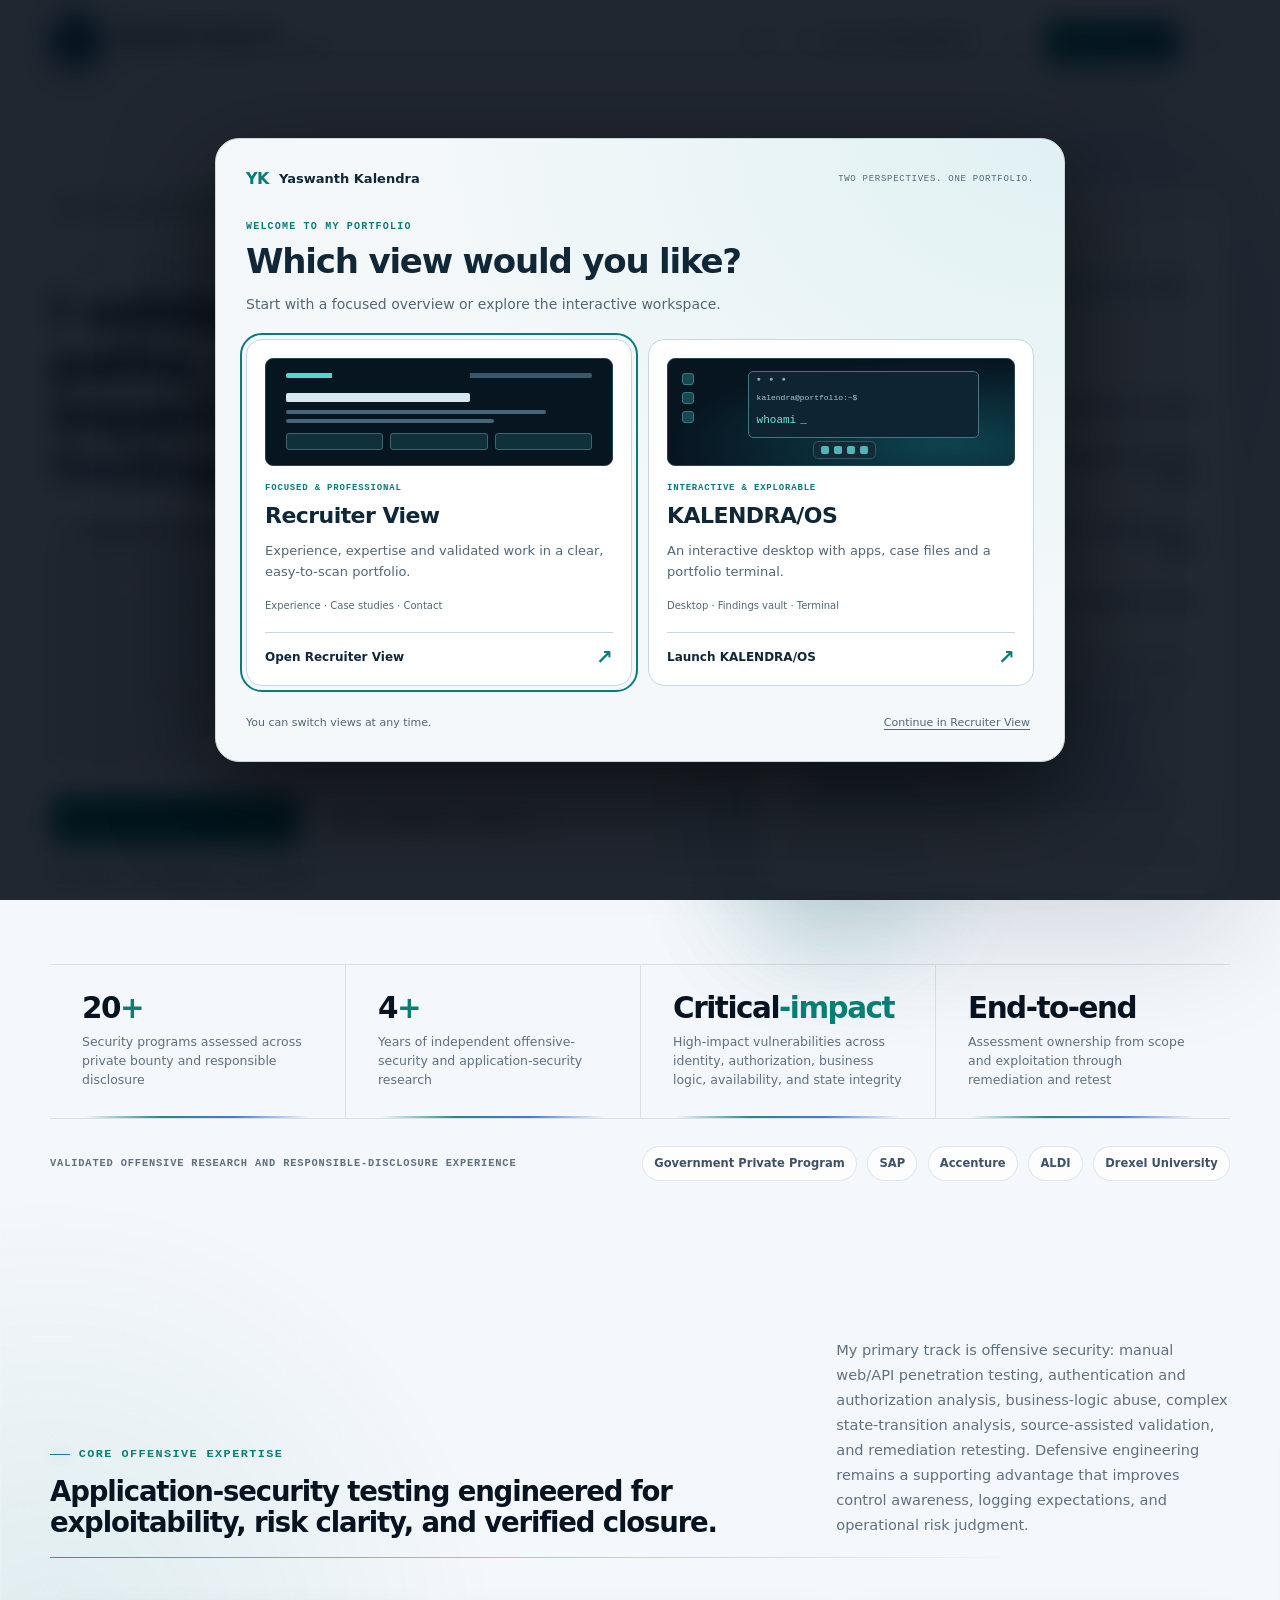
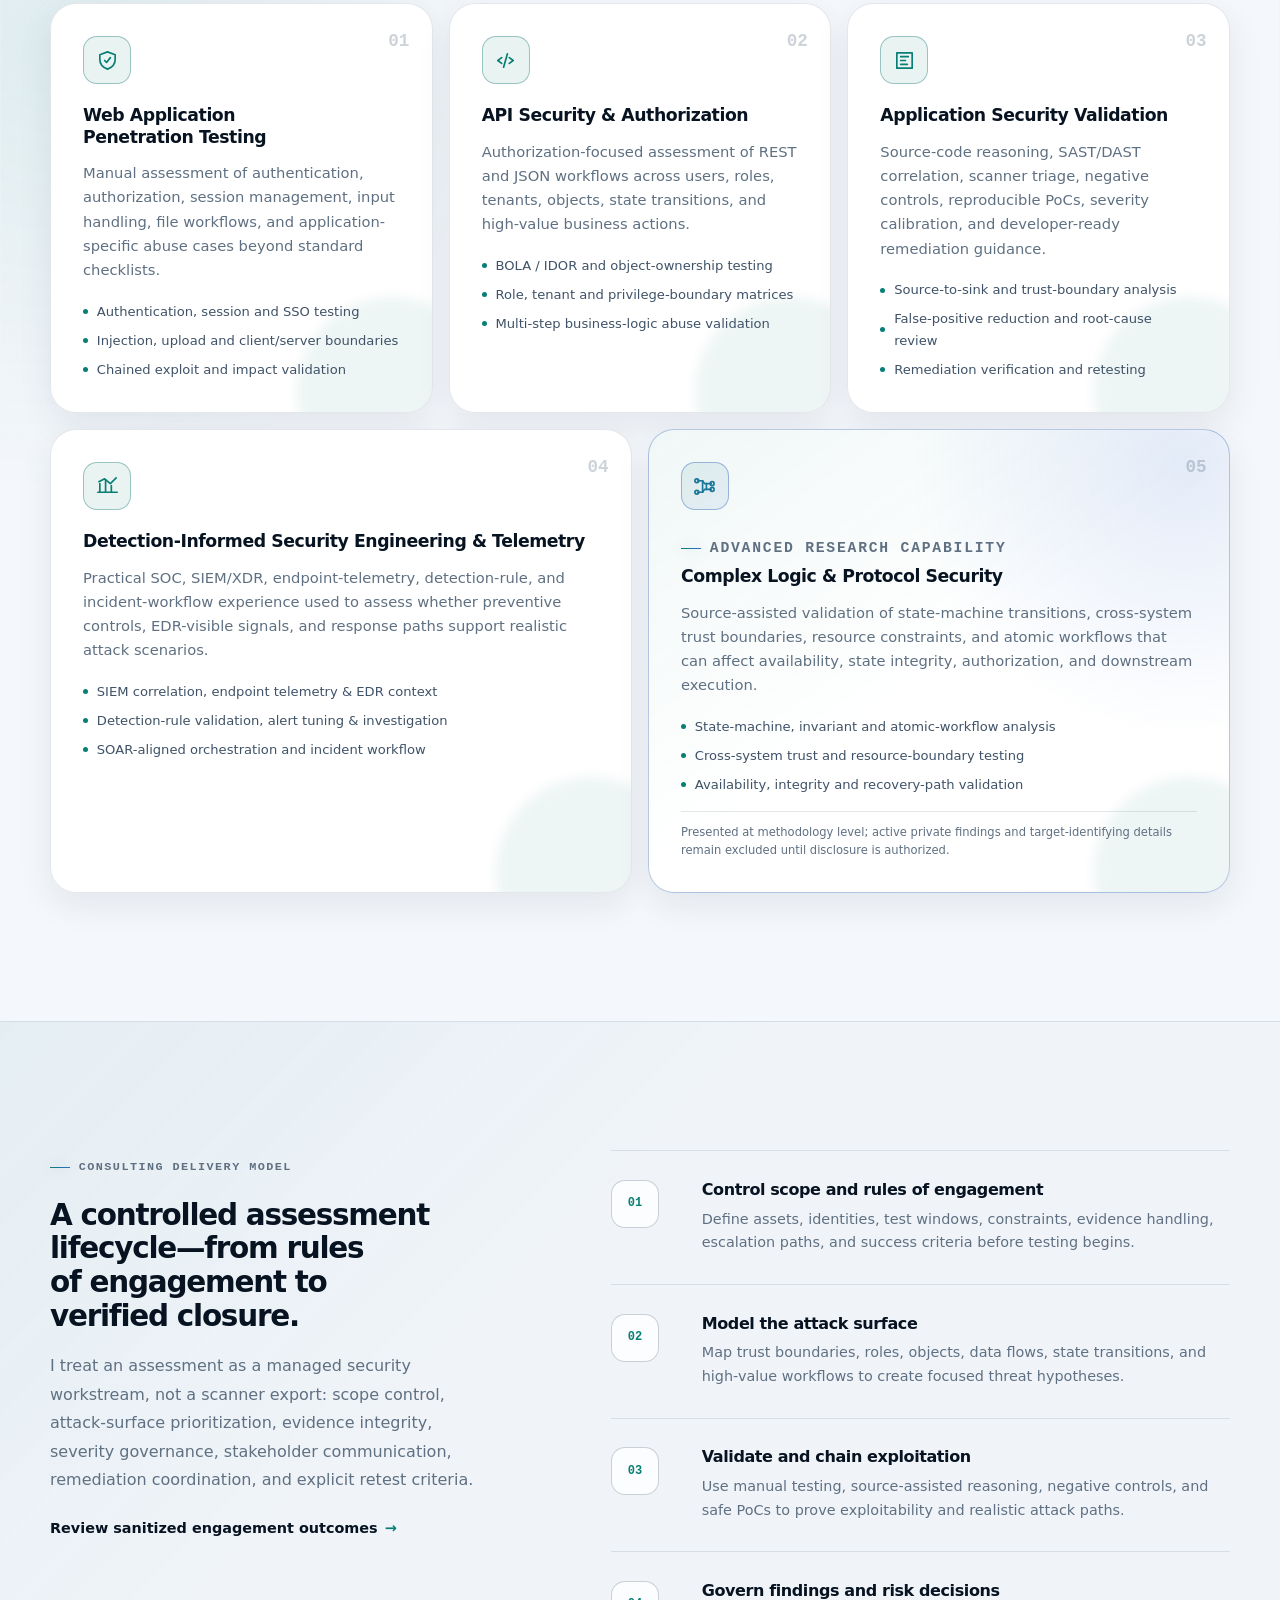
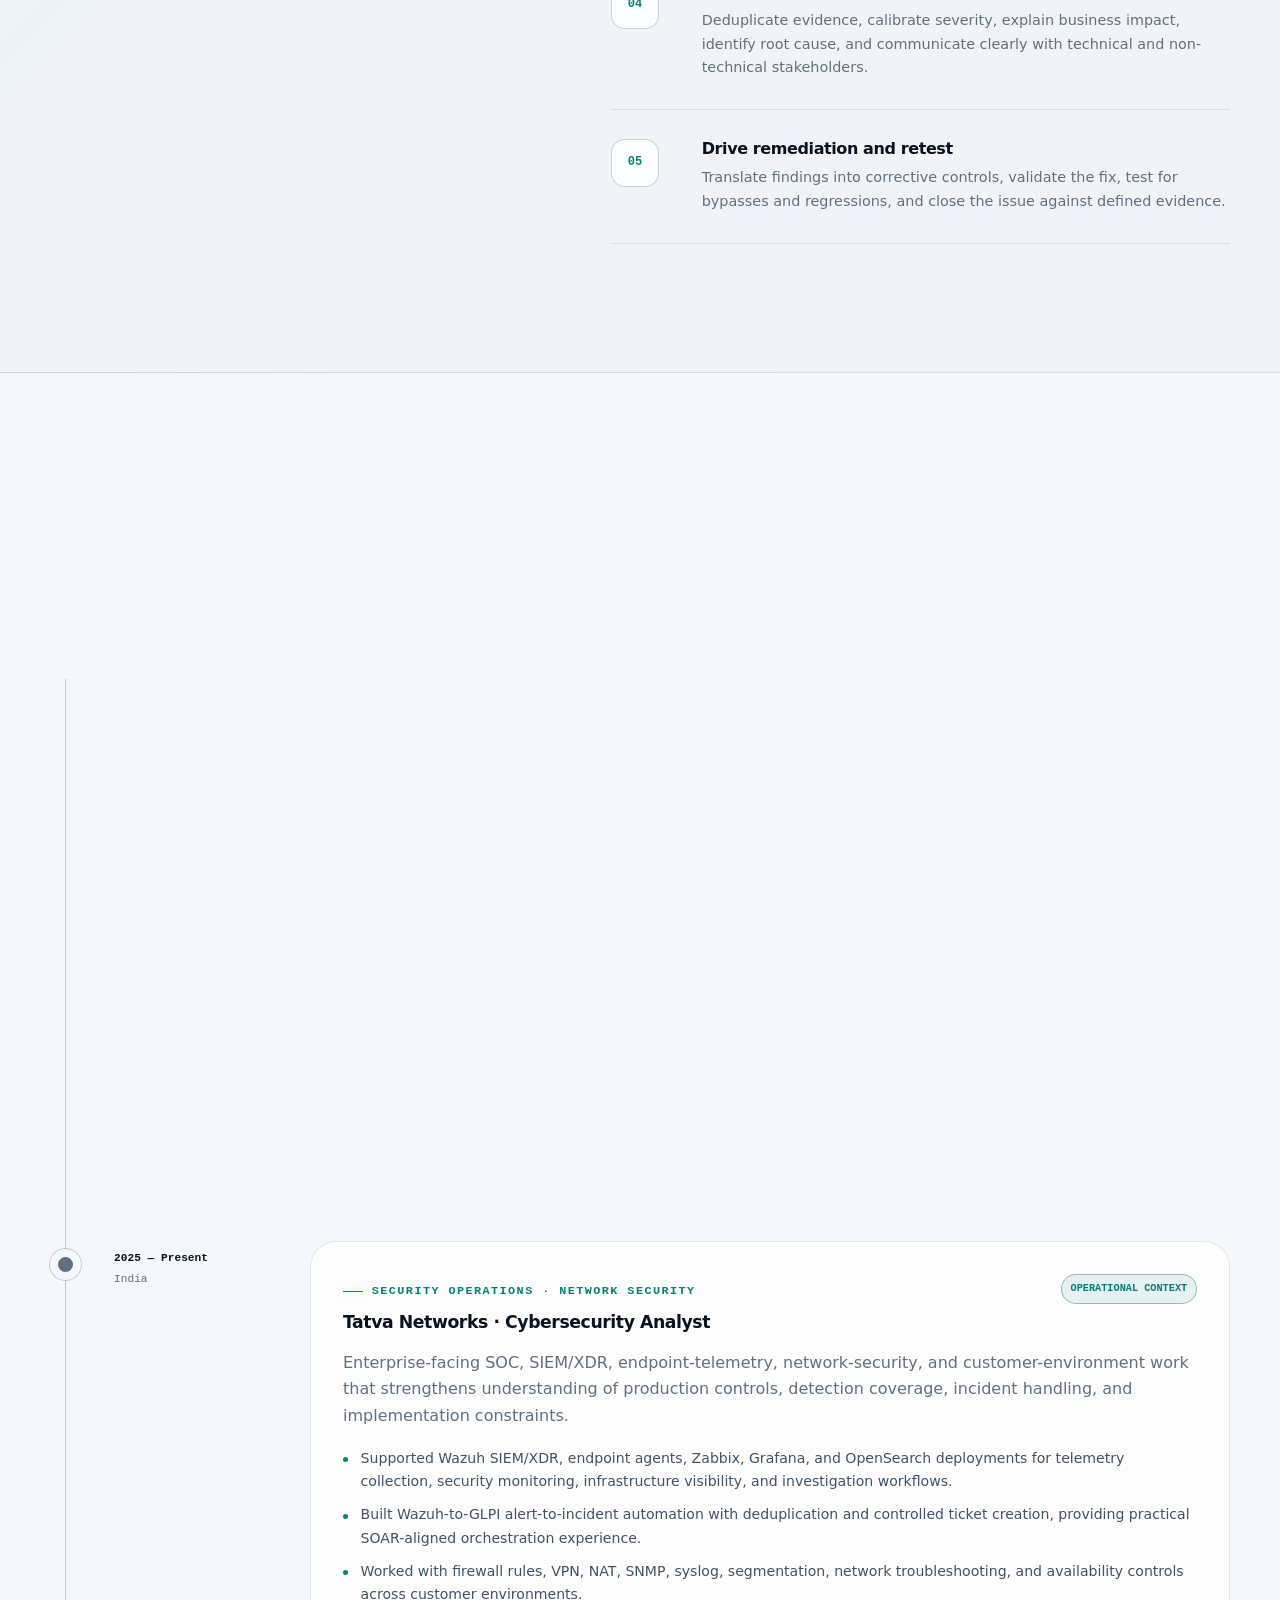
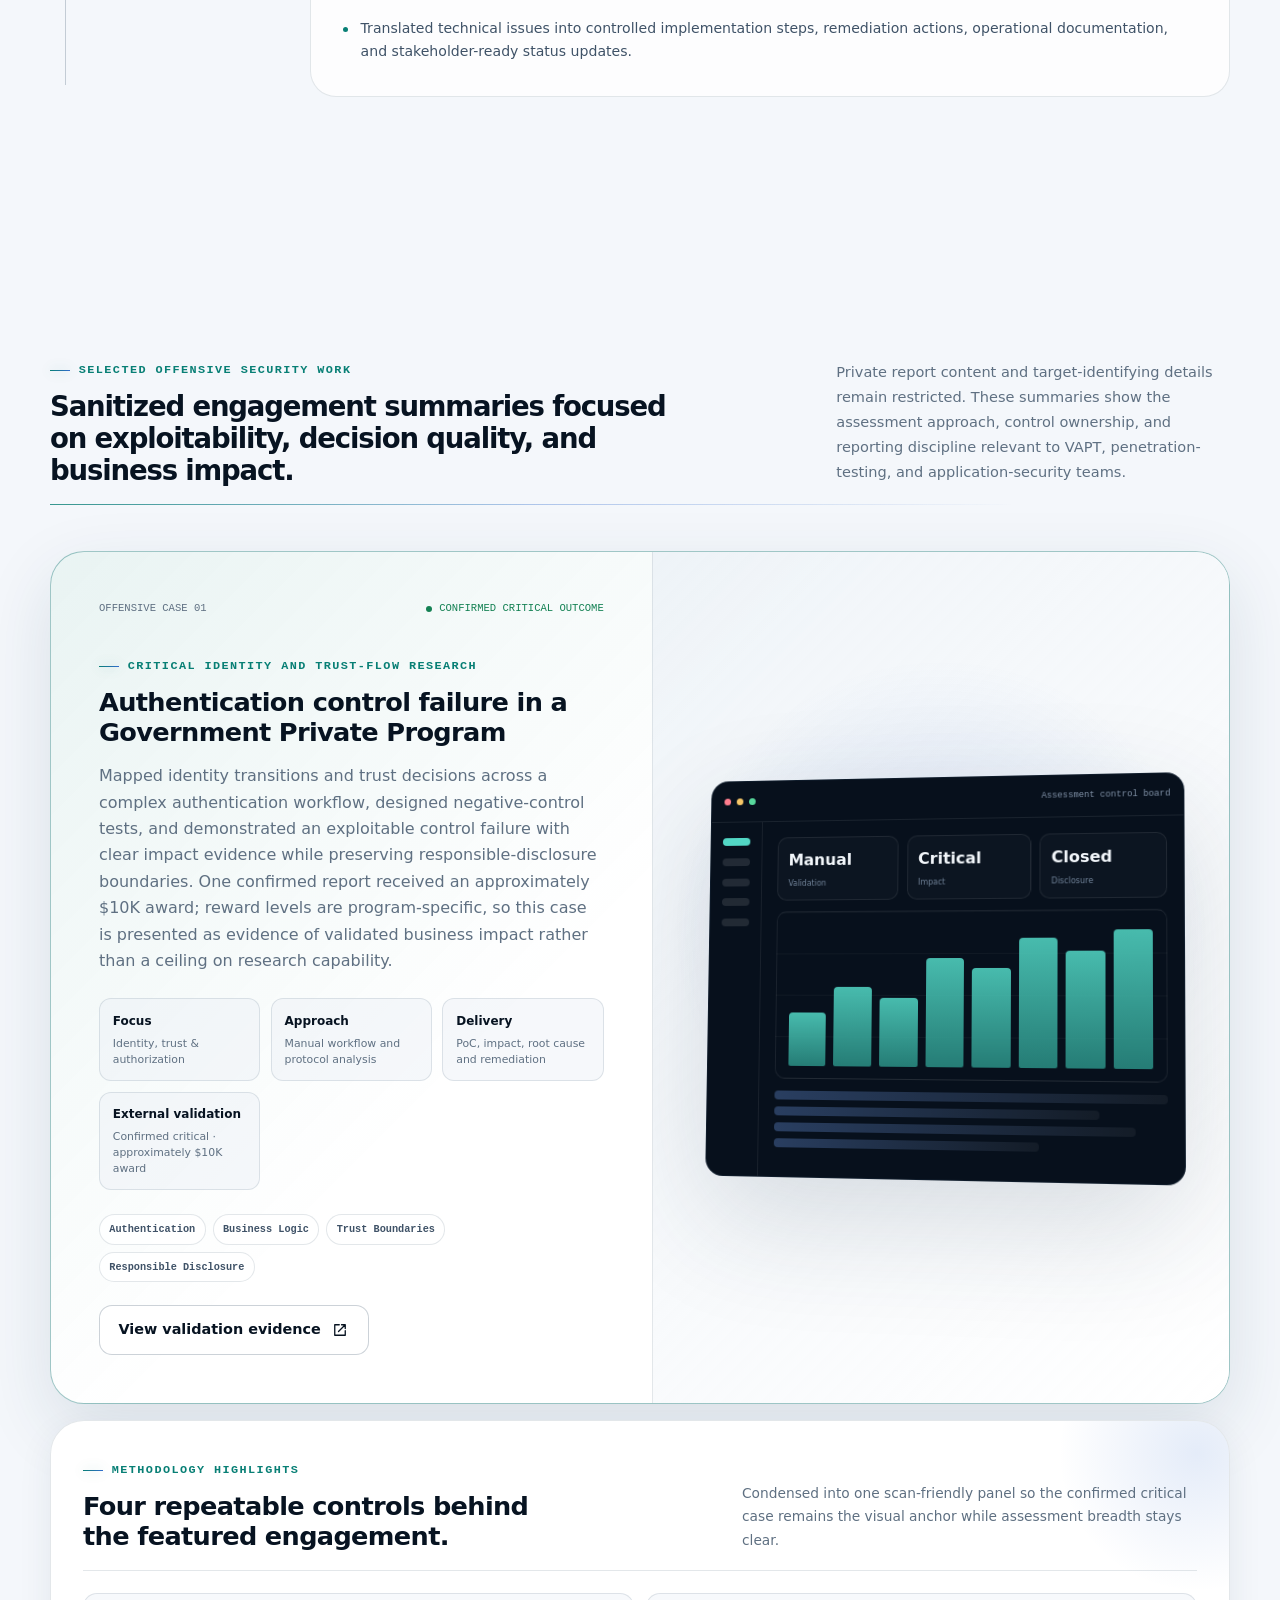
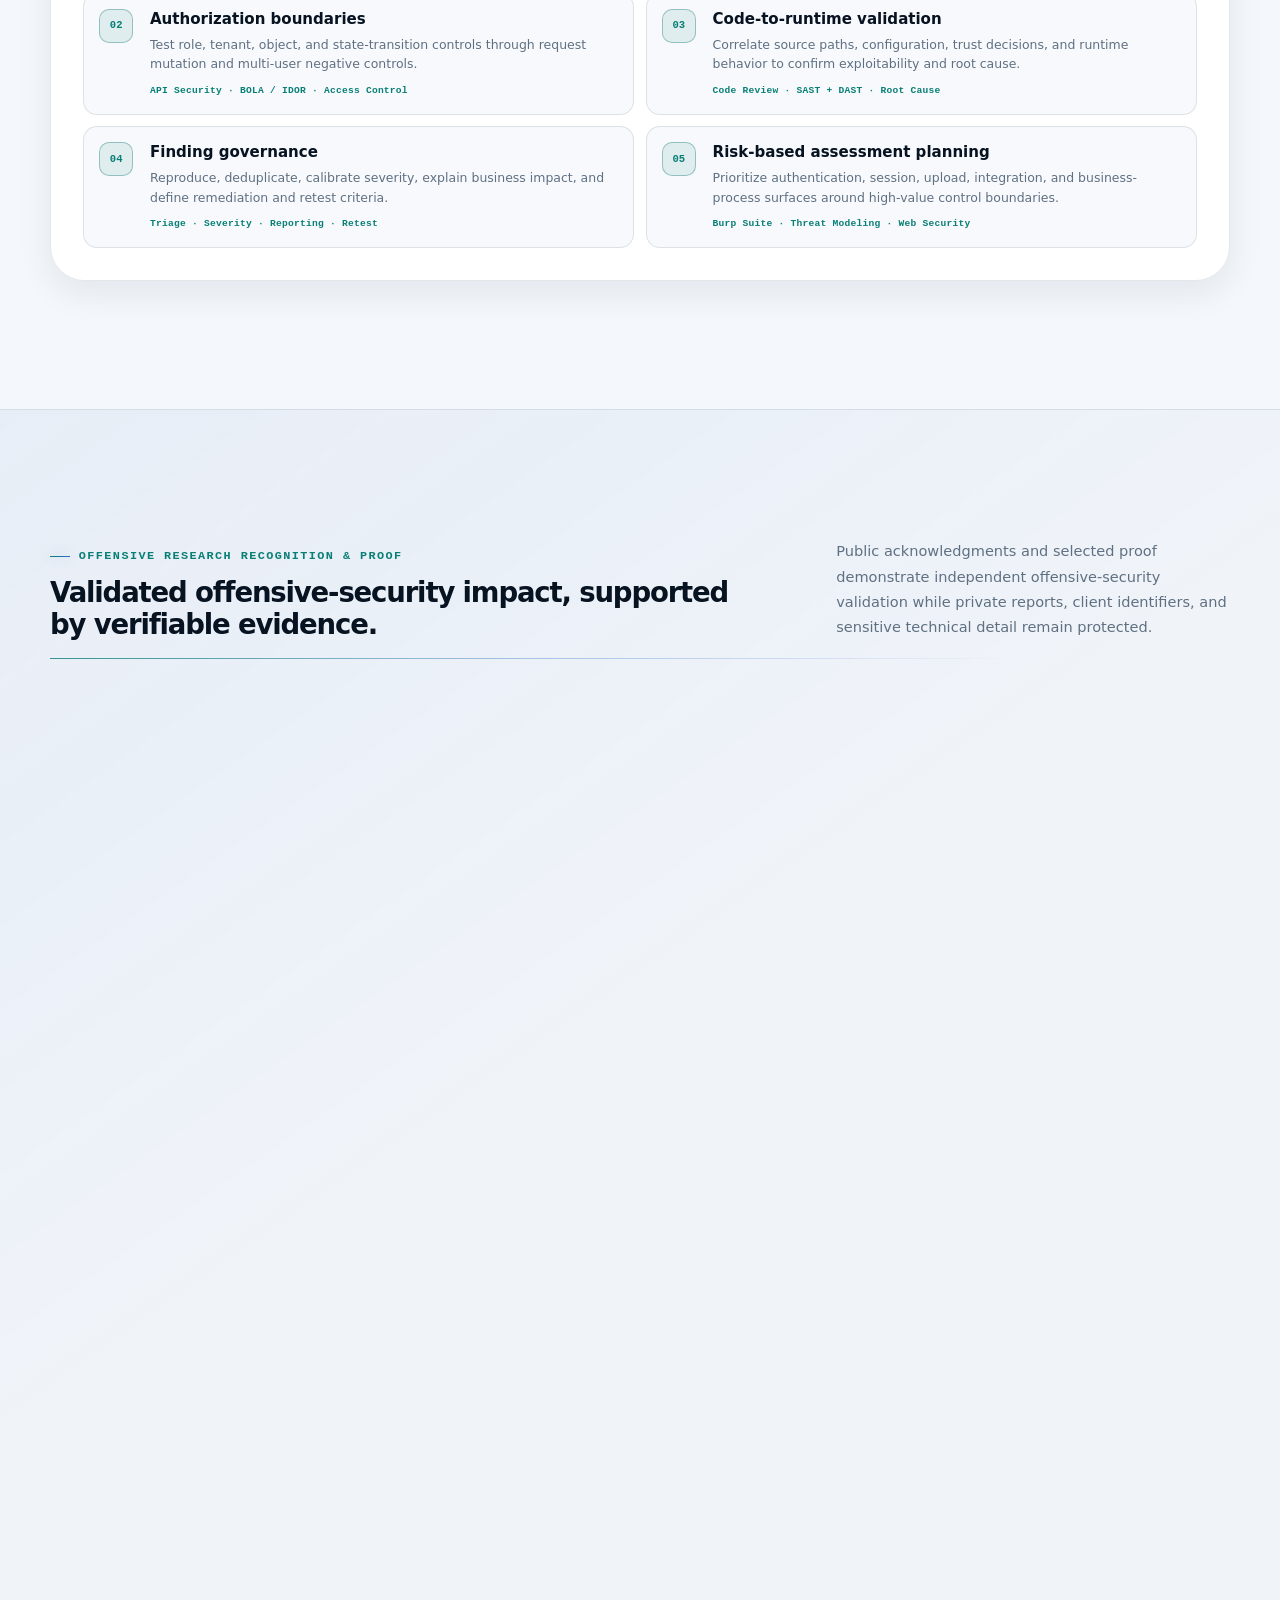
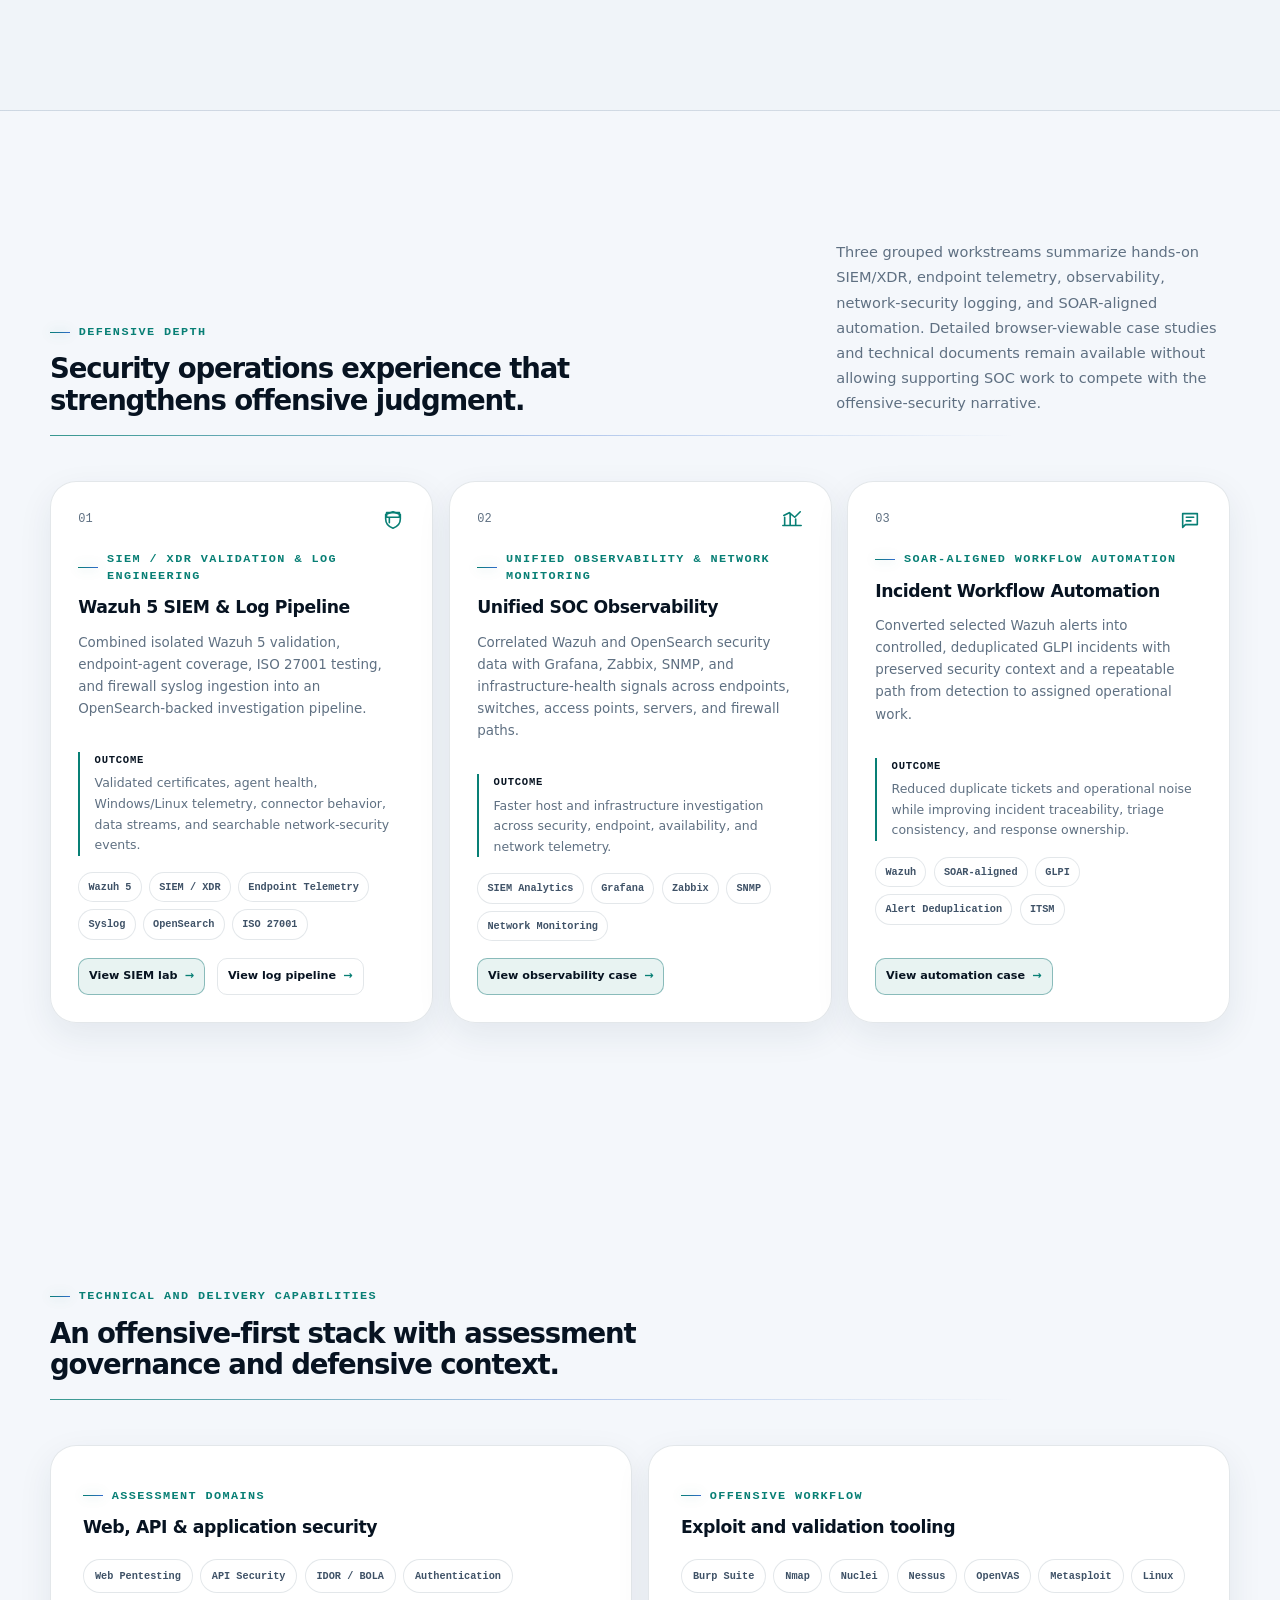
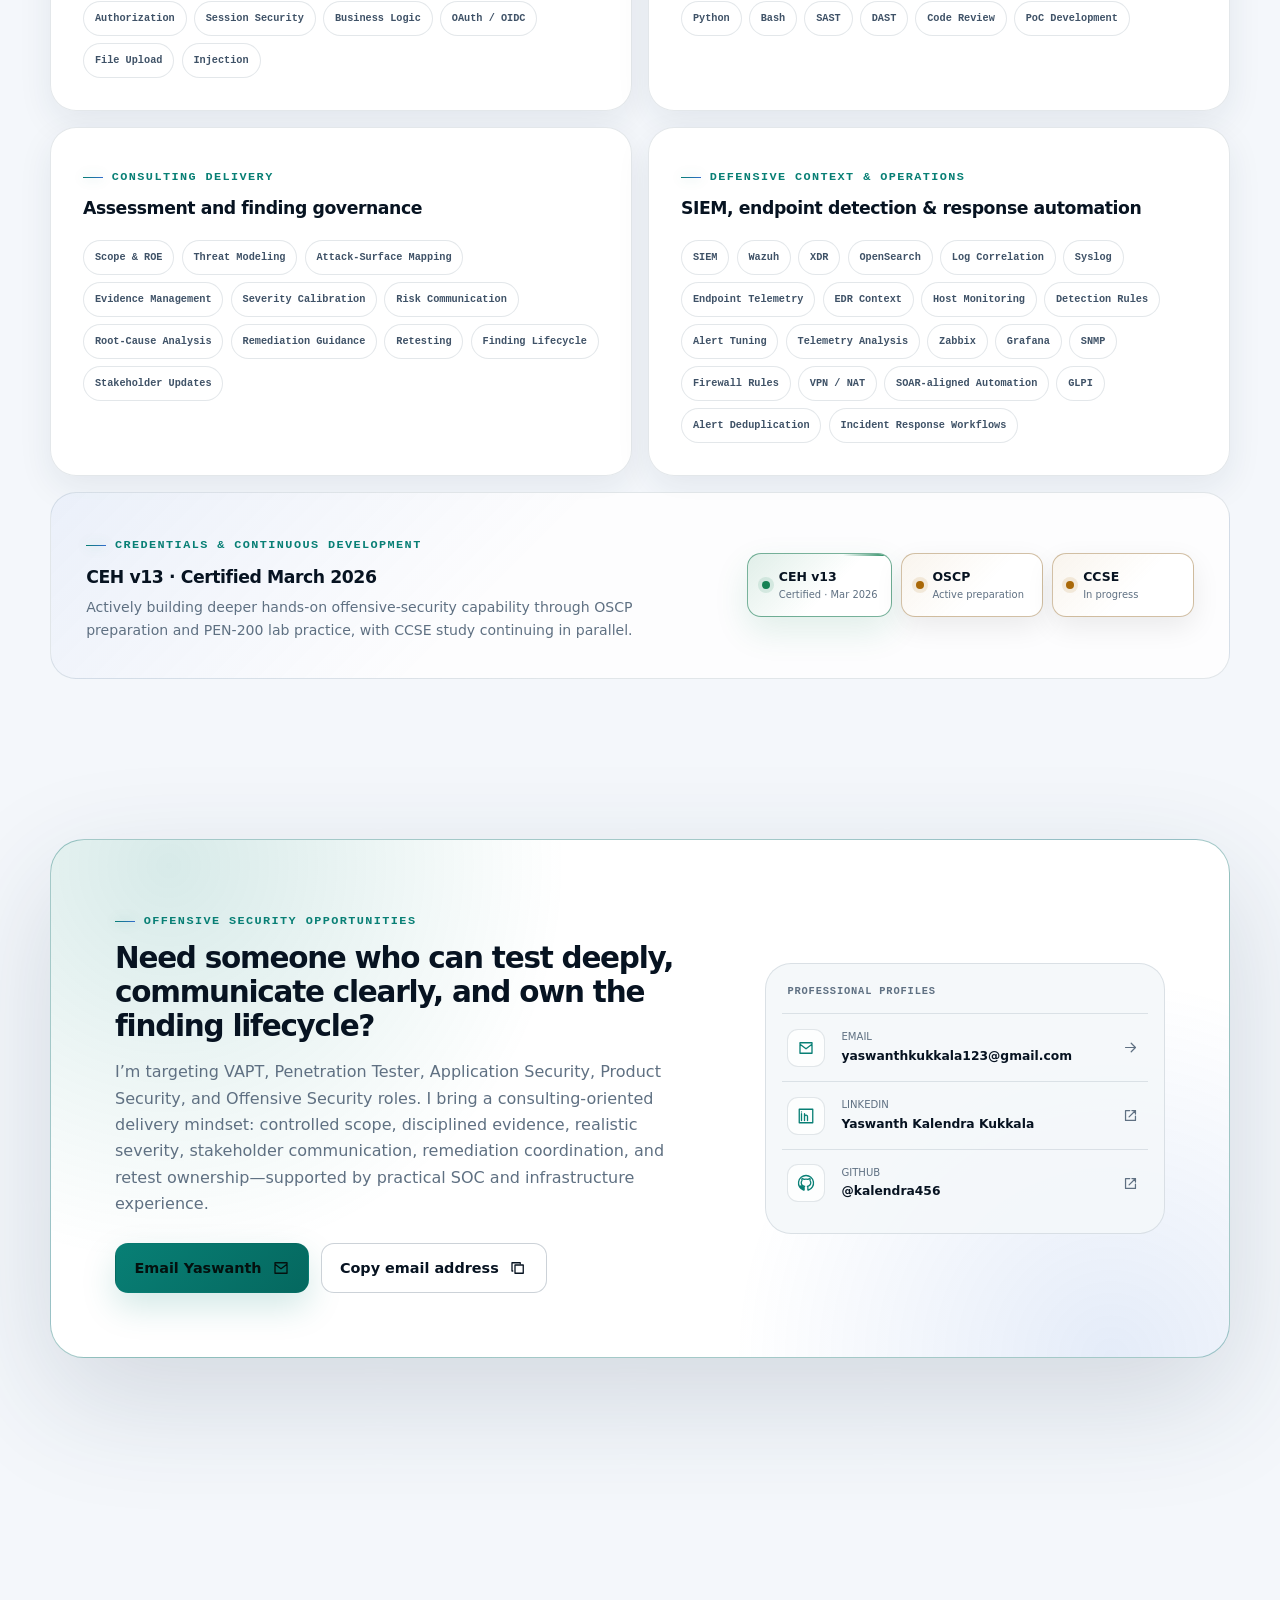
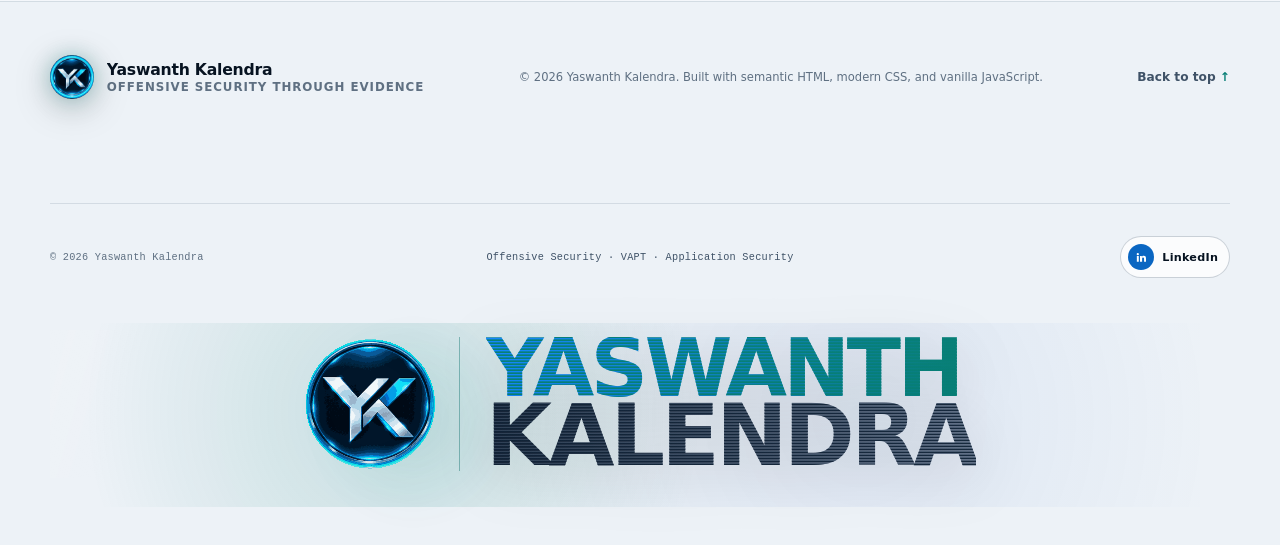
<file: index.html>
<!doctype html>
<html lang="en" data-theme="dark">
<head>
  <meta charset="utf-8">
  <meta name="viewport" content="width=device-width, initial-scale=1">
  <meta name="color-scheme" content="dark light">
  <meta name="theme-color" content="#07111f">
  <meta name="robots" content="index, follow">

  <title>Yaswanth Kalendra | Offensive Security, VAPT &amp; Application Security</title>
  <meta name="description" content="Offensive-security portfolio of Yaswanth Kalendra, focused on VAPT, web and API penetration testing, application-security validation, complex logic and protocol security, remediation, and retesting—with practical SOC and detection-engineering context.">
  <link rel="canonical" href="https://kalendra456.github.io/kalendra/">

  <meta property="og:type" content="website">
  <meta property="og:url" content="https://kalendra456.github.io/kalendra/">
  <meta property="og:title" content="Yaswanth Kalendra | Offensive Security, VAPT &amp; Application Security">
  <meta property="og:description" content="Offensive security, VAPT, application-security research, complex logic and protocol validation, and end-to-end finding ownership backed by real-world results and defensive engineering context.">
  <meta property="og:image" content="https://kalendra456.github.io/kalendra/assets/email-background.jpg">
  <meta property="og:image:alt" content="Yaswanth Kalendra cybersecurity portfolio">
  <meta name="twitter:card" content="summary_large_image">
  <meta name="twitter:title" content="Yaswanth Kalendra | Offensive Security &amp; Application Security">
  <meta name="twitter:description" content="VAPT, web and API penetration testing, application-security validation, protocol logic, and SOC-informed offensive security.">
  <meta name="twitter:image" content="https://kalendra456.github.io/kalendra/assets/email-background.jpg">

  <link rel="icon" href="assets/yk-final-logo-v4.png" type="image/png">
  <link rel="apple-touch-icon" href="assets/yk-final-logo-v4.png">
  <link rel="manifest" href="site.webmanifest">
  <link rel="preload" href="style.css?v=28" as="style">
  <link rel="stylesheet" href="style.css?v=28">
  <link rel="stylesheet" href="polish.css?v=1">
  <link rel="stylesheet" href="typography.css?v=1">
  <link rel="stylesheet" href="streamline.css?v=1">

  <script>
    (() => {
      document.documentElement.classList.add('js');
      try {
        const stored = localStorage.getItem('portfolio-theme');
        const systemLight = window.matchMedia('(prefers-color-scheme: light)').matches;
        document.documentElement.dataset.theme = stored || (systemLight ? 'light' : 'dark');
      } catch (_) {
        document.documentElement.dataset.theme = 'dark';
      }
    })();
  </script>

  <script type="application/ld+json">
  {
    "@context": "https://schema.org",
    "@type": "Person",
    "name": "Yaswanth Kalendra Kukkala",
    "alternateName": "Yaswanth Kalendra",
    "url": "https://kalendra456.github.io/kalendra/",
    "image": "https://kalendra456.github.io/kalendra/assets/yk-final-logo-v4.png",
    "jobTitle": "Offensive Security and Application Security Practitioner",
    "email": "mailto:yaswanthkukkala123@gmail.com",
    "sameAs": [
      "https://github.com/kalendra456",
      "https://www.linkedin.com/in/yaswanth-kalendra-kukkala-37b7701a0/"
    ],
    "knowsAbout": [
      "Offensive Security",
      "Vulnerability Assessment and Penetration Testing",
      "Application Security",
      "Web Application Penetration Testing",
      "API Security",
      "Authentication and Authorization Testing",
      "Business Logic Testing",
      "Complex Logic Security",
      "Protocol Security",
      "Smart Contract Security Review",
      "State-Machine Analysis",
      "Invariant Analysis",
      "Resource Exhaustion Testing",
      "Threat Modeling",
      "Source Code Review",
      "SAST",
      "DAST",
      "Exploit Validation",
      "Severity Calibration",
      "Remediation Validation",
      "Security Consulting",
      "SOC Engineering",
      "Detection Engineering",
      "Security Information and Event Management (SIEM)",
      "Extended Detection and Response (XDR)",
      "Endpoint Detection and Response (EDR) Concepts",
      "Security Orchestration, Automation and Response (SOAR) Workflows",
      "Security Telemetry",
      "Incident Response Automation",
      "Linux"
    ]
  }
  </script>
  <link rel="stylesheet" href="footer-signature.css?v=8">
  <link rel="stylesheet" href="os/launcher.css?v=1">
<link rel="stylesheet" href="view-choice.css?v=1">
<script src="view-choice.js?v=1" defer></script>
  <link rel="stylesheet" href="topbar-launch.css?v=1">
</head>
<body>
  <div class="scroll-progress" aria-hidden="true"><span id="scrollProgress"></span></div>
  <a class="skip-link" href="#main-content">Skip to main content</a>

  <div class="site-backdrop" aria-hidden="true">
    <span class="orb orb-one"></span>
    <span class="orb orb-two"></span>
    <span class="grid-plane"></span>
  </div>

  <header class="site-header" id="siteHeader">
    <div class="shell header-inner">
      <a class="brand" href="#top" aria-label="Yaswanth Kalendra — home">
        <img class="brand-mark" src="assets/yk-final-logo-v4.png" width="42" height="42" alt="">
        <span class="brand-copy">
          <strong>Yaswanth Kalendra</strong>
          <span>Offensive Security · AppSec</span>
        </span>
      </a>

      <nav class="desktop-nav" aria-label="Primary navigation">
        <a href="#expertise">Expertise</a>
        <a href="#experience">Experience</a>
        <a href="#work">Offensive work</a>
        <a href="#recognition">Recognition</a>
        <a href="#contact">Contact</a>
      </nav>

      <div class="header-actions">
        <a class="os-launch topbar-os-launch" href="os/?portfolio-view=os" aria-label="Launch KALENDRA/OS interactive portfolio"><svg viewBox="0 0 24 24" aria-hidden="true"><rect x="3" y="4" width="18" height="13" rx="2"></rect><path d="M8 21h8M12 17v4M7 8l3 3-3 3M13 13h4"></path></svg><span>Launch KALENDRA/OS</span></a>
        <button class="icon-button theme-toggle" id="themeToggle" type="button" aria-label="Switch color theme" aria-pressed="false">
          <svg class="sun-icon" viewBox="0 0 24 24" aria-hidden="true"><circle cx="12" cy="12" r="4"></circle><path d="M12 2v2M12 20v2M4.93 4.93l1.42 1.42M17.66 17.66l1.41 1.41M2 12h2M20 12h2M4.93 19.07l1.42-1.41M17.66 6.34l1.41-1.41"></path></svg>
          <svg class="moon-icon" viewBox="0 0 24 24" aria-hidden="true"><path d="M20.5 14.4A8.5 8.5 0 0 1 9.6 3.5 8.5 8.5 0 1 0 20.5 14.4Z"></path></svg>
        </button>
        <a class="button button-small header-cta" href="#contact">Discuss a role</a>
        <button class="icon-button menu-toggle" id="menuToggle" type="button" aria-label="Open navigation" aria-expanded="false" aria-controls="mobileNav">
          <svg viewBox="0 0 24 24" aria-hidden="true"><path d="M4 7h16M4 12h16M4 17h16"></path></svg>
        </button>
      </div>
    </div>

    <nav class="mobile-nav shell" id="mobileNav" aria-label="Mobile navigation" hidden>
      <a href="#expertise">Expertise</a>
      <a href="#experience">Experience</a>
      <a href="#work">Offensive work</a>
      <a href="#recognition">Recognition</a>
      <a href="#contact">Contact</a>
    </nav>
  </header>

  <main id="main-content">
    <section class="hero shell" id="top" aria-labelledby="hero-title">
  <div class="hero-copy" data-reveal>
    <div class="availability-chip">
      <span class="status-dot" aria-hidden="true"></span>
      Open to VAPT, Penetration Testing &amp; Application Security roles
    </div>

    <p class="eyebrow">VAPT · Web &amp; API Penetration Testing · Application Security</p>
    <h1 id="hero-title">I validate attack paths, prove business impact, <span>and drive findings to closure.</span></h1>
    <p class="hero-lead">
      I’m <strong>Yaswanth Kalendra</strong>, an offensive-security and application-security practitioner with 4+ years of independent web/API and source-assisted research. I lead assessment workstreams from attack-surface modelling and manual exploitation through severity calibration, remediation guidance, and retesting. My research is evaluated by exploitability, state integrity, and material business impact—not by the payout ceiling of any single program. Hands-on SIEM/XDR, endpoint-telemetry, detection-engineering, and response-automation experience adds operational context without diluting the offensive focus.
    </p>

    <div class="hero-actions">
      <a class="button" href="#work">
        Review offensive work
        <svg viewBox="0 0 24 24" aria-hidden="true"><path d="M5 12h14M13 6l6 6-6 6"></path></svg>
      </a>
      <a class="button button-secondary" href="photo-gallery/">
        View validation evidence
        <svg viewBox="0 0 24 24" aria-hidden="true"><path d="M14 5h5v5M10 14 19 5M19 13v6H5V5h6"></path></svg>
      </a>
    </div>

<div class="hero-links" aria-label="Professional profiles">
      <a href="mailto:yaswanthkukkala123@gmail.com">
        <svg viewBox="0 0 24 24" aria-hidden="true"><path d="M4 5h16v14H4zM4 7l8 6 8-6"></path></svg>
        Email
      </a>
      <a href="https://www.linkedin.com/in/yaswanth-kalendra-kukkala-37b7701a0/" target="_blank" rel="noopener noreferrer">
        <svg viewBox="0 0 24 24" aria-hidden="true"><path d="M6 9v9M6 6.5v.01M10 18v-5c0-2.5 4-3 4 0v5M10 9v9M3 3h18v18H3z"></path></svg>
        LinkedIn
      </a>
      <a href="https://github.com/kalendra456" target="_blank" rel="noopener noreferrer">
        <svg viewBox="0 0 24 24" aria-hidden="true"><path d="M12 2a10 10 0 0 0-3.16 19.49c.5.09.68-.22.68-.48v-1.87c-2.78.6-3.37-1.18-3.37-1.18-.45-1.16-1.11-1.47-1.11-1.47-.91-.62.07-.61.07-.61 1 .07 1.53 1.03 1.53 1.03.9 1.53 2.35 1.09 2.92.83.09-.65.35-1.09.64-1.34-2.22-.25-4.56-1.11-4.56-4.94 0-1.09.39-1.98 1.03-2.68-.1-.25-.45-1.27.1-2.64 0 0 .84-.27 2.75 1.02A9.56 9.56 0 0 1 12 6.82a9.5 9.5 0 0 1 2.5.34c1.91-1.29 2.75-1.02 2.75-1.02.55 1.37.2 2.39.1 2.64.64.7 1.03 1.59 1.03 2.68 0 3.84-2.34 4.68-4.57 4.93.36.31.68.92.68 1.85v2.77c0 .27.18.58.69.48A10 10 0 0 0 12 2Z"></path></svg>
        GitHub
      </a>
    </div>
  </div>

  <div class="hero-visual" data-reveal>
    <div class="security-console" aria-label="Offensive security delivery profile">
      <div class="console-bar">
        <div class="console-dots" aria-hidden="true"><span></span><span></span><span></span></div>
        <span>assessment-control.yml</span>
        <span class="console-state"><i></i> delivery ready</span>
      </div>

      <div class="console-body">
        <div class="console-heading">
          <div>
            <p>Operating profile</p>
            <h2>Offensive security delivery</h2>
          </div>
          <span class="risk-badge">Consulting mindset</span>
        </div>

        <div class="profile-row">
          <span class="row-label">Primary focus</span>
          <strong>Web, API &amp; application security</strong>
        </div>
        <div class="profile-row">
          <span class="row-label">Assessment depth</span>
          <strong>Manual, source-assisted &amp; protocol-aware</strong>
        </div>
        <div class="profile-row">
          <span class="row-label">Delivery ownership</span>
          <strong>Scope → report → remediation → retest</strong>
        </div>
        <div class="profile-row">
          <span class="row-label">Defensive context</span>
          <strong>SIEM, detection &amp; response aware</strong>
        </div>

        <div class="signal-panel">
          <div class="signal-title">
            <span>Assessment lifecycle</span>
            <span>04 control gates</span>
          </div>
          <div class="signal-line"><i style="--level: 94%"></i><span>Scope &amp; model</span></div>
          <div class="signal-line"><i style="--level: 90%"></i><span>Exploit &amp; chain</span></div>
          <div class="signal-line"><i style="--level: 92%"></i><span>Calibrate risk</span></div>
          <div class="signal-line"><i style="--level: 96%"></i><span>Remediate &amp; retest</span></div>
        </div>

        <div class="console-footer">
          <span><i></i> Controlled engagement</span>
          <span>Stakeholder-ready reporting</span>
        </div>
      </div>
    </div>
  </div>
</section>

    <section class="metrics shell" aria-label="Professional impact" data-reveal>
  <article>
    <strong>20<span>+</span></strong>
    <p>Security programs assessed across private bounty and responsible disclosure</p>
  </article>
  <article>
    <strong>4<span>+</span></strong>
    <p>Years of independent offensive-security and application-security research</p>
  </article>
  <article>
    <strong>Critical<span>-impact</span></strong>
    <p>High-impact vulnerabilities across identity, authorization, business logic, availability, and state integrity</p>
  </article>
  <article>
    <strong>End-to-end</strong>
    <p>Assessment ownership from scope and exploitation through remediation and retest</p>
  </article>
</section>

<section class="trust-strip shell" aria-label="Recognition highlights" data-reveal>
  <p>Validated offensive research and responsible-disclosure experience</p>
  <div>
    <span>Government Private Program</span>
    <span>SAP</span>
    <span>Accenture</span>
    <span>ALDI</span>
    <span>Drexel University</span>
  </div>
</section>

    <section class="section shell" id="expertise">
  <div class="section-heading" data-reveal>
    <div>
      <p class="eyebrow">Core offensive expertise</p>
      <h2>Application-security testing engineered for exploitability, risk clarity, and verified closure.</h2>
    </div>
    <p>
      My primary track is offensive security: manual web/API penetration testing, authentication and authorization analysis, business-logic abuse, complex state-transition analysis, source-assisted validation, and remediation retesting. Defensive engineering remains a supporting advantage that improves control awareness, logging expectations, and operational risk judgment.
    </p>
  </div>

  <div class="expertise-grid expertise-grid-streamlined">
    <article class="expertise-card card" data-reveal>
      <span class="card-index">01</span>
      <div class="card-icon">
        <svg viewBox="0 0 24 24" aria-hidden="true"><path d="M12 3 4 6v5c0 5 3.4 8.4 8 10 4.6-1.6 8-5 8-10V6l-8-3Z"></path><path d="m9 12 2 2 4-5"></path></svg>
      </div>
      <h3>Web Application Penetration Testing</h3>
      <p>Manual assessment of authentication, authorization, session management, input handling, file workflows, and application-specific abuse cases beyond standard checklists.</p>
      <ul class="compact-list">
        <li>Authentication, session and SSO testing</li>
        <li>Injection, upload and client/server boundaries</li>
        <li>Chained exploit and impact validation</li>
      </ul>
    </article>

    <article class="expertise-card card" data-reveal>
      <span class="card-index">02</span>
      <div class="card-icon">
        <svg viewBox="0 0 24 24" aria-hidden="true"><path d="M8 9 4 12l4 3M16 9l4 3-4 3M14 5l-4 14"></path></svg>
      </div>
      <h3>API Security &amp; Authorization</h3>
      <p>Authorization-focused assessment of REST and JSON workflows across users, roles, tenants, objects, state transitions, and high-value business actions.</p>
      <ul class="compact-list">
        <li>BOLA / IDOR and object-ownership testing</li>
        <li>Role, tenant and privilege-boundary matrices</li>
        <li>Multi-step business-logic abuse validation</li>
      </ul>
    </article>

    <article class="expertise-card card" data-reveal>
      <span class="card-index">03</span>
      <div class="card-icon">
        <svg viewBox="0 0 24 24" aria-hidden="true"><path d="M4 4h16v16H4zM8 8h8M8 12h5M8 16h7"></path></svg>
      </div>
      <h3>Application Security Validation</h3>
      <p>Source-code reasoning, SAST/DAST correlation, scanner triage, negative controls, reproducible PoCs, severity calibration, and developer-ready remediation guidance.</p>
      <ul class="compact-list">
        <li>Source-to-sink and trust-boundary analysis</li>
        <li>False-positive reduction and root-cause review</li>
        <li>Remediation verification and retesting</li>
      </ul>
    </article>

    <article class="expertise-card card" data-reveal>
      <span class="card-index">04</span>
      <div class="card-icon">
        <svg viewBox="0 0 24 24" aria-hidden="true"><path d="M4 18V9M10 18V5M16 18v-7M22 18H2"></path><path d="m3 7 6-3 6 5 6-6"></path></svg>
      </div>
      <h3>Detection-Informed Security Engineering &amp; Telemetry</h3>
      <p>Practical SOC, SIEM/XDR, endpoint-telemetry, detection-rule, and incident-workflow experience used to assess whether preventive controls, EDR-visible signals, and response paths support realistic attack scenarios.</p>
      <ul class="compact-list">
        <li>SIEM correlation, endpoint telemetry &amp; EDR context</li>
        <li>Detection-rule validation, alert tuning &amp; investigation</li>
        <li>SOAR-aligned orchestration and incident workflow</li>
      </ul>
    </article>

    <article class="expertise-card expertise-card-protocol card" data-reveal>
      <span class="card-index">05</span>
      <div class="card-icon">
        <svg viewBox="0 0 24 24" aria-hidden="true">
          <path d="M5 6h5l2 3h7M5 18h5l2-3h7"></path>
          <circle cx="4" cy="6" r="2"></circle>
          <circle cx="20" cy="9" r="2"></circle>
          <circle cx="4" cy="18" r="2"></circle>
          <circle cx="20" cy="15" r="2"></circle>
          <path d="M10 6v12M14 9v6"></path>
        </svg>
      </div>
      <p class="eyebrow expertise-card-kicker">Advanced research capability</p>
      <h3>Complex Logic &amp; Protocol Security</h3>
      <p>Source-assisted validation of state-machine transitions, cross-system trust boundaries, resource constraints, and atomic workflows that can affect availability, state integrity, authorization, and downstream execution.</p>
      <ul class="compact-list">
        <li>State-machine, invariant and atomic-workflow analysis</li>
        <li>Cross-system trust and resource-boundary testing</li>
        <li>Availability, integrity and recovery-path validation</li>
      </ul>
      <span class="expertise-disclosure">Presented at methodology level; active private findings and target-identifying details remain excluded until disclosure is authorized.</span>
    </article>
  </div>
</section>

    <section class="section methodology-section">
  <div class="shell methodology-layout">
    <div class="methodology-copy" data-reveal>
      <p class="eyebrow">Consulting delivery model</p>
      <h2>A controlled assessment lifecycle—from rules of engagement to verified closure.</h2>
      <p>
        I treat an assessment as a managed security workstream, not a scanner export: scope control, attack-surface prioritization, evidence integrity, severity governance, stakeholder communication, remediation coordination, and explicit retest criteria.
      </p>
      <a class="text-link" href="#work">Review sanitized engagement outcomes <span aria-hidden="true">→</span></a>
    </div>

    <ol class="methodology-steps">
      <li data-reveal>
        <span>01</span>
        <div><h3>Control scope and rules of engagement</h3><p>Define assets, identities, test windows, constraints, evidence handling, escalation paths, and success criteria before testing begins.</p></div>
      </li>
      <li data-reveal>
        <span>02</span>
        <div><h3>Model the attack surface</h3><p>Map trust boundaries, roles, objects, data flows, state transitions, and high-value workflows to create focused threat hypotheses.</p></div>
      </li>
      <li data-reveal>
        <span>03</span>
        <div><h3>Validate and chain exploitation</h3><p>Use manual testing, source-assisted reasoning, negative controls, and safe PoCs to prove exploitability and realistic attack paths.</p></div>
      </li>
      <li data-reveal>
        <span>04</span>
        <div><h3>Govern findings and risk decisions</h3><p>Deduplicate evidence, calibrate severity, explain business impact, identify root cause, and communicate clearly with technical and non-technical stakeholders.</p></div>
      </li>
      <li data-reveal>
        <span>05</span>
        <div><h3>Drive remediation and retest</h3><p>Translate findings into corrective controls, validate the fix, test for bypasses and regressions, and close the issue against defined evidence.</p></div>
      </li>
    </ol>
  </div>
</section>

    <section class="section shell" id="experience">
  <div class="section-heading compact-heading" data-reveal>
    <div>
      <p class="eyebrow">Experience</p>
      <h2>Offensive security as the primary track; defensive engineering as operational leverage.</h2>
    </div>
  </div>

  <div class="timeline">
    <article class="timeline-item featured" data-reveal>
      <div class="timeline-marker" aria-hidden="true"><span></span></div>
      <div class="timeline-meta">
        <span>2022 — Present</span>
        <span>Independent · Remote</span>
      </div>
      <div class="timeline-content">
        <div class="role-heading">
          <div>
            <p class="eyebrow">Offensive security · Application security</p>
            <h3>Independent Application Security Researcher &amp; Penetration Tester</h3>
          </div>
          <span class="role-badge">Primary offensive track</span>
        </div>
        <p>Research-led web, API, identity, complex-logic, and source-assisted assessments across 20+ private bug-bounty and responsible-disclosure programs, with an emphasis on manual validation and controlled finding delivery.</p>
        <ul class="experience-points">
          <li>Assessed authentication, authorization, sessions, object ownership, trust workflows, information exposure, file handling, and business logic across complex application flows.</li>
          <li>Built role, object, state-transition, and resource-boundary test matrices to identify BOLA/IDOR, privilege-boundary, workflow-abuse, and systemic availability conditions that automated tools commonly miss.</li>
          <li>Correlated source-code reasoning, SAST signals, DAST behavior, and negative controls to separate exploitable weaknesses from false positives.</li>
          <li>Independently calibrated impact and severity, produced reproducible PoCs, documented root cause, and delivered remediation and retest guidance.</li>
          <li>Produced high-impact vulnerability research across private programs, including one confirmed critical identity-control finding that received an approximately $10,000 single-report award.</li>
        </ul>
      </div>
    </article>

    <article class="timeline-item" data-reveal>
      <div class="timeline-marker" aria-hidden="true"><span></span></div>
      <div class="timeline-meta">
        <span>2025 — Present</span>
        <span>India</span>
      </div>
      <div class="timeline-content">
        <div class="role-heading">
          <div>
            <p class="eyebrow">Security operations · Network security</p>
            <h3>Tatva Networks · Cybersecurity Analyst</h3>
          </div>
          <span class="role-badge">Operational context</span>
        </div>
        <p>Enterprise-facing SOC, SIEM/XDR, endpoint-telemetry, network-security, and customer-environment work that strengthens understanding of production controls, detection coverage, incident handling, and implementation constraints.</p>
        <ul class="experience-points">
          <li>Supported Wazuh SIEM/XDR, endpoint agents, Zabbix, Grafana, and OpenSearch deployments for telemetry collection, security monitoring, infrastructure visibility, and investigation workflows.</li>
                        <li>Built Wazuh-to-GLPI alert-to-incident automation with deduplication and controlled ticket creation, providing practical SOAR-aligned orchestration experience.</li>
          <li>Worked with firewall rules, VPN, NAT, SNMP, syslog, segmentation, network troubleshooting, and availability controls across customer environments.</li>
          <li>Translated technical issues into controlled implementation steps, remediation actions, operational documentation, and stakeholder-ready status updates.</li>
        </ul>
      </div>
    </article>
  </div>
</section>

    <section class="section shell" id="work">
  <div class="section-heading" data-reveal>
    <div>
      <p class="eyebrow">Selected offensive security work</p>
      <h2>Sanitized engagement summaries focused on exploitability, decision quality, and business impact.</h2>
    </div>
    <p>Private report content and target-identifying details remain restricted. These summaries show the assessment approach, control ownership, and reporting discipline relevant to VAPT, penetration-testing, and application-security teams.</p>
  </div>

  <article class="case-study case-study-featured" data-reveal>
    <div class="case-copy">
      <div class="case-topline">
        <span class="case-number">Offensive case 01</span>
        <span class="case-status"><i></i> Confirmed critical outcome</span>
      </div>
      <p class="eyebrow">Critical identity and trust-flow research</p>
      <h3>Authentication control failure in a Government Private Program</h3>
      <p>Mapped identity transitions and trust decisions across a complex authentication workflow, designed negative-control tests, and demonstrated an exploitable control failure with clear impact evidence while preserving responsible-disclosure boundaries. One confirmed report received an approximately $10K award; reward levels are program-specific, so this case is presented as evidence of validated business impact rather than a ceiling on research capability.</p>
      <div class="outcome-grid">
        <div><strong>Focus</strong><span>Identity, trust &amp; authorization</span></div>
        <div><strong>Approach</strong><span>Manual workflow and protocol analysis</span></div>
        <div><strong>Delivery</strong><span>PoC, impact, root cause and remediation</span></div>
        <div><strong>External validation</strong><span>Confirmed critical · approximately $10K award</span></div>
      </div>
      <div class="tag-list" aria-label="Assessment disciplines">
        <span>Authentication</span><span>Business Logic</span><span>Trust Boundaries</span><span>Responsible Disclosure</span>
      </div>
      <a class="button button-secondary" href="photo-gallery/">
        View validation evidence
        <svg viewBox="0 0 24 24" aria-hidden="true"><path d="M14 5h5v5M10 14 19 5M19 13v6H5V5h6"></path></svg>
      </a>
    </div>
    <div class="case-visual" aria-hidden="true">
      <div class="dashboard-window">
        <div class="dashboard-bar"><span></span><span></span><span></span><b>Assessment control board</b></div>
        <div class="dashboard-body">
          <div class="dash-sidebar"><i></i><i></i><i></i><i></i><i></i></div>
          <div class="dash-main">
            <div class="dash-kpis"><span><b>Manual</b><small>Validation</small></span><span><b>Critical</b><small>Impact</small></span><span><b>Closed</b><small>Disclosure</small></span></div>
            <div class="dash-chart"><span style="--h:38%"></span><span style="--h:56%"></span><span style="--h:48%"></span><span style="--h:76%"></span><span style="--h:69%"></span><span style="--h:90%"></span><span style="--h:81%"></span><span style="--h:96%"></span></div>
            <div class="dash-events"><span></span><span></span><span></span><span></span></div>
          </div>
        </div>
      </div>
    </div>
  </article>

  <div class="offensive-methodology card" data-reveal>
    <div class="offensive-methodology-header">
      <div>
        <p class="eyebrow">Methodology highlights</p>
        <h3>Four repeatable controls behind the featured engagement.</h3>
      </div>
      <p>Condensed into one scan-friendly panel so the confirmed critical case remains the visual anchor while assessment breadth stays clear.</p>
    </div>

    <div class="offensive-methodology-grid">
      <article class="offensive-methodology-item">
        <span class="offensive-methodology-index">02</span>
        <div>
          <strong>Authorization boundaries</strong>
          <p>Test role, tenant, object, and state-transition controls through request mutation and multi-user negative controls.</p>
          <small>API Security · BOLA / IDOR · Access Control</small>
        </div>
      </article>

      <article class="offensive-methodology-item">
        <span class="offensive-methodology-index">03</span>
        <div>
          <strong>Code-to-runtime validation</strong>
          <p>Correlate source paths, configuration, trust decisions, and runtime behavior to confirm exploitability and root cause.</p>
          <small>Code Review · SAST + DAST · Root Cause</small>
        </div>
      </article>

      <article class="offensive-methodology-item">
        <span class="offensive-methodology-index">04</span>
        <div>
          <strong>Finding governance</strong>
          <p>Reproduce, deduplicate, calibrate severity, explain business impact, and define remediation and retest criteria.</p>
          <small>Triage · Severity · Reporting · Retest</small>
        </div>
      </article>

      <article class="offensive-methodology-item">
        <span class="offensive-methodology-index">05</span>
        <div>
          <strong>Risk-based assessment planning</strong>
          <p>Prioritize authentication, session, upload, integration, and business-process surfaces around high-value control boundaries.</p>
          <small>Burp Suite · Threat Modeling · Web Security</small>
        </div>
      </article>
    </div>
  </div>
</section>

    <section class="section recognition-section" id="recognition">
      <div class="shell">
        <div class="section-heading" data-reveal>
          <div>
            <p class="eyebrow">Offensive research recognition &amp; proof</p>
            <h2>Validated offensive-security impact, supported by verifiable evidence.</h2>
          </div>
          <p>Public acknowledgments and selected proof demonstrate independent offensive-security validation while private reports, client identifiers, and sensitive technical detail remain protected.</p>
        </div>

        <div class="recognition-layout">
          <article class="recognition-summary" data-reveal>
            <span class="summary-label">Security research impact</span>
            <h3>Recognized for responsible vulnerability research across enterprise, government, university, and private programs.</h3>
            <p>Findings have covered authentication and trust workflows, authorization, information disclosure, misconfiguration, client/server control boundaries, and business logic.</p>

            <div class="recognition-numbers">
              <div><strong>Critical impact</strong><span>Confirmed private-program finding</span></div>
              <div><strong>5+</strong><span>Public recognition records</span></div>
              <div><strong>20+</strong><span>Programs assessed</span></div>
            </div>

            <a class="button" href="photo-gallery/">
              Open full proof gallery
              <svg viewBox="0 0 24 24" aria-hidden="true"><path d="M14 5h5v5M10 14 19 5M19 13v6H5V5h6"></path></svg>
            </a>
          </article>

          <div class="proof-grid" data-reveal>
            <a class="proof-card" href="assets/recognitions/drexel-hof.jpg" data-lightbox data-lightbox-title="Drexel University · Hall of Fame" data-lightbox-description="Public Hall of Fame recognition following responsible vulnerability disclosure." aria-label="Enlarge Drexel University Hall of Fame proof">
              <img src="assets/recognitions/drexel-hof.jpg" alt="Drexel University Hall of Fame recognition" loading="lazy" width="640" height="400">
              <span><small>Hall of Fame</small><strong>Drexel University</strong></span>
            </a>
            <a class="proof-card" href="assets/recognitions/sap-credits.jpg" data-lightbox data-lightbox-title="SAP · Security Credits" data-lightbox-description="Public SAP Security Credits recognition associated with responsible security research." aria-label="Enlarge SAP Security Credits proof">
              <img src="assets/recognitions/sap-credits.jpg" alt="SAP Security Credits recognition" loading="lazy" width="640" height="400">
              <span><small>Security Credits</small><strong>SAP</strong></span>
            </a>
            <a class="proof-card" href="assets/recognitions/accenture-hof.jpg" data-lightbox data-lightbox-title="Accenture · Responsible Disclosure" data-lightbox-description="Public recognition associated with responsible vulnerability disclosure." aria-label="Enlarge Accenture responsible disclosure proof">
              <img src="assets/recognitions/accenture-hof.jpg" alt="Accenture responsible disclosure recognition" loading="lazy" width="640" height="400">
              <span><small>Responsible Disclosure</small><strong>Accenture</strong></span>
            </a>
            <a class="proof-card" href="assets/recognitions/aldi-hof.jpg" data-lightbox data-lightbox-title="ALDI · IT Security Hall of Fame" data-lightbox-description="Public Hall of Fame evidence for a valid responsible-disclosure finding." aria-label="Enlarge ALDI Hall of Fame proof">
              <img src="assets/recognitions/aldi-hof.jpg" alt="ALDI IT Security Hall of Fame recognition" loading="lazy" width="640" height="400">
              <span><small>Hall of Fame</small><strong>ALDI</strong></span>
            </a>
          </div>
        </div>

        <div class="disclosure-note" data-reveal>
          <svg viewBox="0 0 24 24" aria-hidden="true"><path d="M12 3 4 6v5c0 5 3.4 8.4 8 10 4.6-1.6 8-5 8-10V6l-8-3Z"></path><path d="M9 12h6M12 9v6"></path></svg>
          <div>
            <strong>Responsible disclosure by design</strong>
            <p>Private reports, internal assets, credentials, customer details, and unreleased vulnerability information are intentionally excluded. Additional evidence can be discussed privately when appropriate.</p>
          </div>
        </div>
      </div>
    </section>

    <section class="section shell" id="operations">
  <div class="section-heading" data-reveal>
    <div>
      <p class="eyebrow">Defensive depth</p>
      <h2>Security operations experience that strengthens offensive judgment.</h2>
    </div>
    <p>Three grouped workstreams summarize hands-on SIEM/XDR, endpoint telemetry, observability, network-security logging, and SOAR-aligned automation. Detailed browser-viewable case studies and technical documents remain available without allowing supporting SOC work to compete with the offensive-security narrative.</p>
  </div>

  <div class="case-grid defensive-case-grid">
    <article class="case-card card" data-reveal>
      <div class="case-card-head"><span>01</span><svg viewBox="0 0 24 24" aria-hidden="true"><path d="M12 3 4 6v5c0 5 3.4 8.4 8 10 4.6-1.6 8-5 8-10V6l-8-3Z"></path><path d="M5 4h14v5H5zM8 9v6"></path></svg></div>
      <p class="eyebrow">SIEM / XDR validation &amp; log engineering</p>
      <h3>Wazuh 5 SIEM &amp; Log Pipeline</h3>
      <p>Combined isolated Wazuh 5 validation, endpoint-agent coverage, ISO 27001 testing, and firewall syslog ingestion into an OpenSearch-backed investigation pipeline.</p>
      <div class="case-result"><strong>Outcome</strong><span>Validated certificates, agent health, Windows/Linux telemetry, connector behavior, data streams, and searchable network-security events.</span></div>
      <div class="tag-list"><span>Wazuh 5</span><span>SIEM / XDR</span><span>Endpoint Telemetry</span><span>Syslog</span><span>OpenSearch</span><span>ISO 27001</span></div>
      <div class="case-actions">
        <a class="text-link" href="case-studies/#wazuh-iso27001">View SIEM lab <span aria-hidden="true">→</span></a>
        <a class="text-link" href="case-studies/#firewall-syslog">View log pipeline <span aria-hidden="true">→</span></a>
      </div>
    </article>

    <article class="case-card card" data-reveal>
      <div class="case-card-head"><span>02</span><svg viewBox="0 0 24 24" aria-hidden="true"><path d="M4 18V9M10 18V5M16 18v-7M22 18H2"></path><path d="m3 7 6-3 6 5 6-6"></path></svg></div>
      <p class="eyebrow">Unified observability &amp; network monitoring</p>
      <h3>Unified SOC Observability</h3>
      <p>Correlated Wazuh and OpenSearch security data with Grafana, Zabbix, SNMP, and infrastructure-health signals across endpoints, switches, access points, servers, and firewall paths.</p>
      <div class="case-result"><strong>Outcome</strong><span>Faster host and infrastructure investigation across security, endpoint, availability, and network telemetry.</span></div>
      <div class="tag-list"><span>SIEM Analytics</span><span>Grafana</span><span>Zabbix</span><span>SNMP</span><span>Network Monitoring</span></div>
      <div class="case-actions">
        <a class="text-link" href="case-studies/#unified-soc-dashboard">View observability case <span aria-hidden="true">→</span></a>
      </div>
    </article>

    <article class="case-card card" data-reveal>
      <div class="case-card-head"><span>03</span><svg viewBox="0 0 24 24" aria-hidden="true"><path d="M4 5h16v12H7l-3 3zM8 9h8M8 13h5"></path></svg></div>
      <p class="eyebrow">SOAR-aligned workflow automation</p>
      <h3>Incident Workflow Automation</h3>
      <p>Converted selected Wazuh alerts into controlled, deduplicated GLPI incidents with preserved security context and a repeatable path from detection to assigned operational work.</p>
      <div class="case-result"><strong>Outcome</strong><span>Reduced duplicate tickets and operational noise while improving incident traceability, triage consistency, and response ownership.</span></div>
      <div class="tag-list"><span>Wazuh</span><span>SOAR-aligned</span><span>GLPI</span><span>Alert Deduplication</span><span>ITSM</span></div>
      <div class="case-actions">
        <a class="text-link" href="case-studies/#wazuh-glpi">View automation case <span aria-hidden="true">→</span></a>
      </div>
    </article>
  </div>
</section>

<section class="section shell" id="capabilities">
  <div class="section-heading" data-reveal>
    <div>
      <p class="eyebrow">Technical and delivery capabilities</p>
      <h2>An offensive-first stack with assessment governance and defensive context.</h2>
    </div>
  </div>

  <div class="capability-grid">
    <article class="capability-group card" data-reveal>
      <p class="eyebrow">Assessment domains</p>
      <h3>Web, API &amp; application security</h3>
      <div class="skill-cloud"><span>Web Pentesting</span><span>API Security</span><span>IDOR / BOLA</span><span>Authentication</span><span>Authorization</span><span>Session Security</span><span>Business Logic</span><span>OAuth / OIDC</span><span>File Upload</span><span>Injection</span></div>
    </article>
    <article class="capability-group card" data-reveal>
      <p class="eyebrow">Offensive workflow</p>
      <h3>Exploit and validation tooling</h3>
      <div class="skill-cloud"><span>Burp Suite</span><span>Nmap</span><span>Nuclei</span><span>Nessus</span><span>OpenVAS</span><span>Metasploit</span><span>Linux</span><span>Python</span><span>Bash</span><span>SAST</span><span>DAST</span><span>Code Review</span><span>PoC Development</span></div>
    </article>
    <article class="capability-group card" data-reveal>
      <p class="eyebrow">Consulting delivery</p>
      <h3>Assessment and finding governance</h3>
      <div class="skill-cloud"><span>Scope &amp; ROE</span><span>Threat Modeling</span><span>Attack-Surface Mapping</span><span>Evidence Management</span><span>Severity Calibration</span><span>Risk Communication</span><span>Root-Cause Analysis</span><span>Remediation Guidance</span><span>Retesting</span><span>Finding Lifecycle</span><span>Stakeholder Updates</span></div>
    </article>
    <article class="capability-group card" data-reveal>
      <p class="eyebrow">Defensive context &amp; operations</p>
      <h3>SIEM, endpoint detection &amp; response automation</h3>
      <div class="skill-cloud"><span>SIEM</span><span>Wazuh</span><span>XDR</span><span>OpenSearch</span><span>Log Correlation</span><span>Syslog</span><span>Endpoint Telemetry</span><span>EDR Context</span><span>Host Monitoring</span><span>Detection Rules</span><span>Alert Tuning</span><span>Telemetry Analysis</span><span>Zabbix</span><span>Grafana</span><span>SNMP</span><span>Firewall Rules</span><span>VPN / NAT</span><span>SOAR-aligned Automation</span><span>GLPI</span><span>Alert Deduplication</span><span>Incident Response Workflows</span></div>
    </article>
  </div>

  <div class="credentials-panel" data-reveal>
    <div>
      <p class="eyebrow">Credentials &amp; continuous development</p>
      <h3>CEH v13 · Certified March 2026</h3>
      <p>Actively building deeper hands-on offensive-security capability through OSCP preparation and PEN-200 lab practice, with CCSE study continuing in parallel.</p>
    </div>
    <div class="credential-list">
      <span class="credential-badge credential-certified"><i class="complete"></i><strong>CEH v13</strong><small>Certified · Mar 2026</small></span>
      <span class="credential-badge credential-progress"><i></i><strong>OSCP</strong><small>Active preparation</small></span>
      <span class="credential-badge credential-progress"><i></i><strong>CCSE</strong><small>In progress</small></span>
    </div>
  </div>
</section>

    <section class="section contact-section" id="contact">
      <div class="shell contact-panel" data-reveal>
        <div class="contact-copy">
          <p class="eyebrow">Offensive security opportunities</p>
          <h2>Need someone who can test deeply, communicate clearly, and own the finding lifecycle?</h2>
          <p>I’m targeting VAPT, Penetration Tester, Application Security, Product Security, and Offensive Security roles. I bring a consulting-oriented delivery mindset: controlled scope, disciplined evidence, realistic severity, stakeholder communication, remediation coordination, and retest ownership—supported by practical SOC and infrastructure experience.</p>
          <div class="contact-actions">
            <a class="button" href="mailto:yaswanthkukkala123@gmail.com?subject=Offensive%20Security%20Opportunity">
              Email Yaswanth
              <svg viewBox="0 0 24 24" aria-hidden="true"><path d="M4 5h16v14H4zM4 7l8 6 8-6"></path></svg>
            </a>
            <button class="button button-secondary copy-email" id="copyEmail" type="button" data-email="yaswanthkukkala123@gmail.com">
              Copy email address
              <svg viewBox="0 0 24 24" aria-hidden="true"><path d="M8 8h11v11H8zM5 16H4V5h11v1"></path></svg>
            </button>
          </div>
        </div>

        <div class="contact-card">
          <p>Professional profiles</p>
          <a href="mailto:yaswanthkukkala123@gmail.com">
            <span class="contact-icon"><svg viewBox="0 0 24 24" aria-hidden="true"><path d="M4 5h16v14H4zM4 7l8 6 8-6"></path></svg></span>
            <span><small>Email</small><strong>yaswanthkukkala123@gmail.com</strong></span>
            <svg class="contact-arrow" viewBox="0 0 24 24" aria-hidden="true"><path d="M5 12h14M13 6l6 6-6 6"></path></svg>
          </a>
          <a href="https://www.linkedin.com/in/yaswanth-kalendra-kukkala-37b7701a0/" target="_blank" rel="noopener noreferrer">
            <span class="contact-icon"><svg viewBox="0 0 24 24" aria-hidden="true"><path d="M6 9v9M6 6.5v.01M10 18v-5c0-2.5 4-3 4 0v5M10 9v9M3 3h18v18H3z"></path></svg></span>
            <span><small>LinkedIn</small><strong>Yaswanth Kalendra Kukkala</strong></span>
            <svg class="contact-arrow" viewBox="0 0 24 24" aria-hidden="true"><path d="M14 5h5v5M10 14 19 5M19 13v6H5V5h6"></path></svg>
          </a>
          <a href="https://github.com/kalendra456" target="_blank" rel="noopener noreferrer">
            <span class="contact-icon"><svg viewBox="0 0 24 24" aria-hidden="true"><path d="M12 2a10 10 0 0 0-3.16 19.49c.5.09.68-.22.68-.48v-1.87c-2.78.6-3.37-1.18-3.37-1.18-.45-1.16-1.11-1.47-1.11-1.47-.91-.62.07-.61.07-.61 1 .07 1.53 1.03 1.53 1.03.9 1.53 2.35 1.09 2.92.83.09-.65.35-1.09.64-1.34-2.22-.25-4.56-1.11-4.56-4.94 0-1.09.39-1.98 1.03-2.68-.1-.25-.45-1.27.1-2.64 0 0 .84-.27 2.75 1.02A9.56 9.56 0 0 1 12 6.82a9.5 9.5 0 0 1 2.5.34c1.91-1.29 2.75-1.02 2.75-1.02.55 1.37.2 2.39.1 2.64.64.7 1.03 1.59 1.03 2.68 0 3.84-2.34 4.68-4.57 4.93.36.31.68.92.68 1.85v2.77c0 .27.18.58.69.48A10 10 0 0 0 12 2Z"></path></svg></span>
            <span><small>GitHub</small><strong>@kalendra456</strong></span>
            <svg class="contact-arrow" viewBox="0 0 24 24" aria-hidden="true"><path d="M14 5h5v5M10 14 19 5M19 13v6H5V5h6"></path></svg>
          </a>
        </div>
      </div>
    </section>
  </main>

  <footer class="site-footer">
    <div class="shell footer-inner">
      <a class="brand footer-brand" href="#top" aria-label="Back to top">
        <img class="brand-mark" src="assets/yk-final-logo-v4.png" width="38" height="38" alt="">
        <span class="brand-copy"><strong>Yaswanth Kalendra</strong><span>Offensive security through evidence</span></span>
      </a>
      <p>© <span id="year"></span> Yaswanth Kalendra. Built with semantic HTML, modern CSS, and vanilla JavaScript.</p>
      <a class="back-to-top" href="#top">Back to top <span aria-hidden="true">↑</span></a>
    </div>
  
    <!-- signature-footer -->
    <div class="shell signature-footer" aria-label="Yaswanth Kalendra portfolio signature">
      <div class="signature-footer-meta">
        <span>© 2026 Yaswanth Kalendra</span>
        <span class="signature-footer-role">Offensive Security · VAPT · Application Security</span>
        <a class="signature-linkedin" href="https://www.linkedin.com/in/yaswanth-kalendra-kukkala-37b7701a0/" target="_blank" rel="noopener noreferrer" aria-label="Yaswanth Kalendra on LinkedIn">
          <span class="signature-linkedin-icon" aria-hidden="true">
            <svg viewBox="0 0 24 24"><path d="M5.2 3.7a2.1 2.1 0 1 1 0 4.2 2.1 2.1 0 0 1 0-4.2ZM3.4 9.2H7V20H3.4V9.2Zm5.8 0h3.4v1.5h.05c.48-.9 1.64-1.85 3.38-1.85 3.62 0 4.29 2.38 4.29 5.48V20h-3.57v-5.03c0-1.2-.02-2.75-1.68-2.75-1.68 0-1.94 1.31-1.94 2.66V20H9.2V9.2Z"/></svg>
          </span>
          <span>LinkedIn</span>
        </a>
      </div>
      <div class="signature-wordmark-wrap" aria-hidden="true">
        <div class="signature-wordmark">
          <span class="signature-first">YASWANTH</span>
          <span class="signature-last">KALENDRA</span>
        </div>
      </div>
    </div>
</footer>

  <div class="toast" id="toast" role="status" aria-live="polite" aria-atomic="true"></div>
  <script src="script.js?v=22" defer></script>
  <script src="lightbox.js?v=1" defer></script>
</body>
</html>
</file>
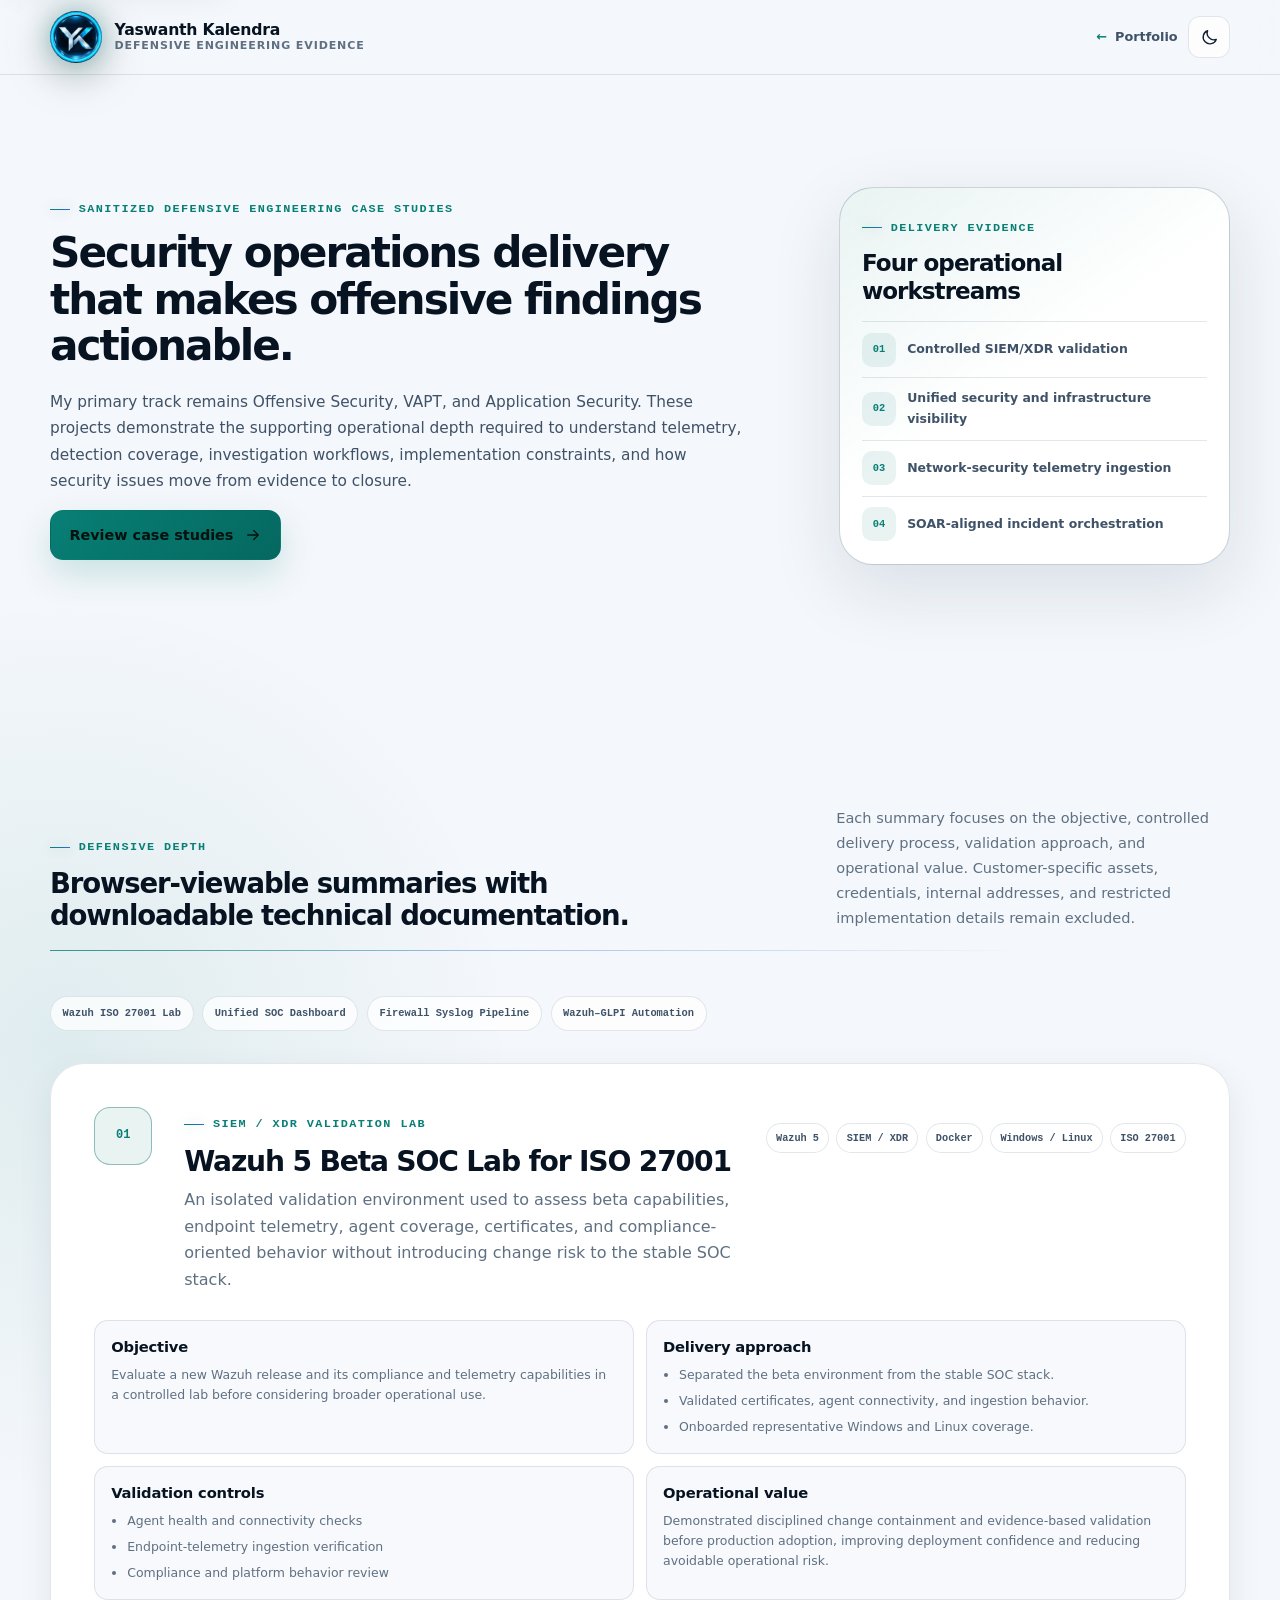
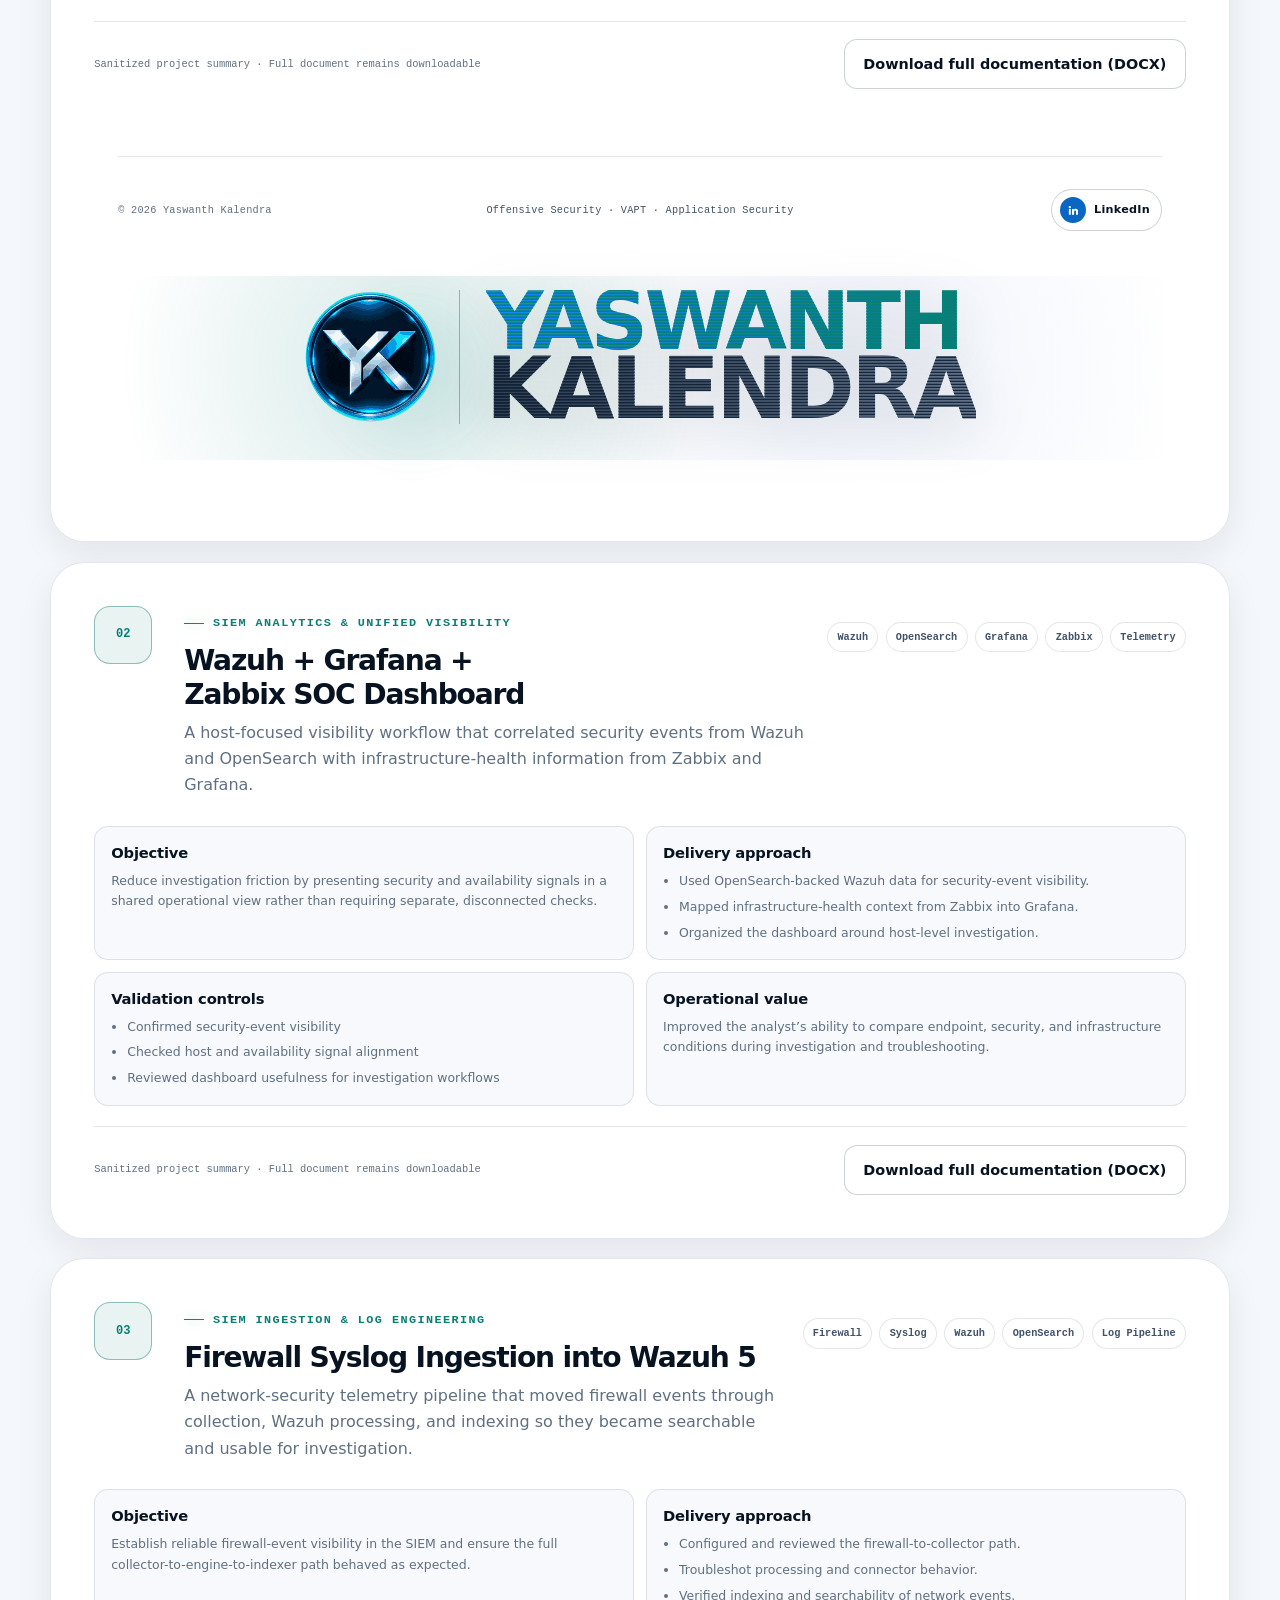
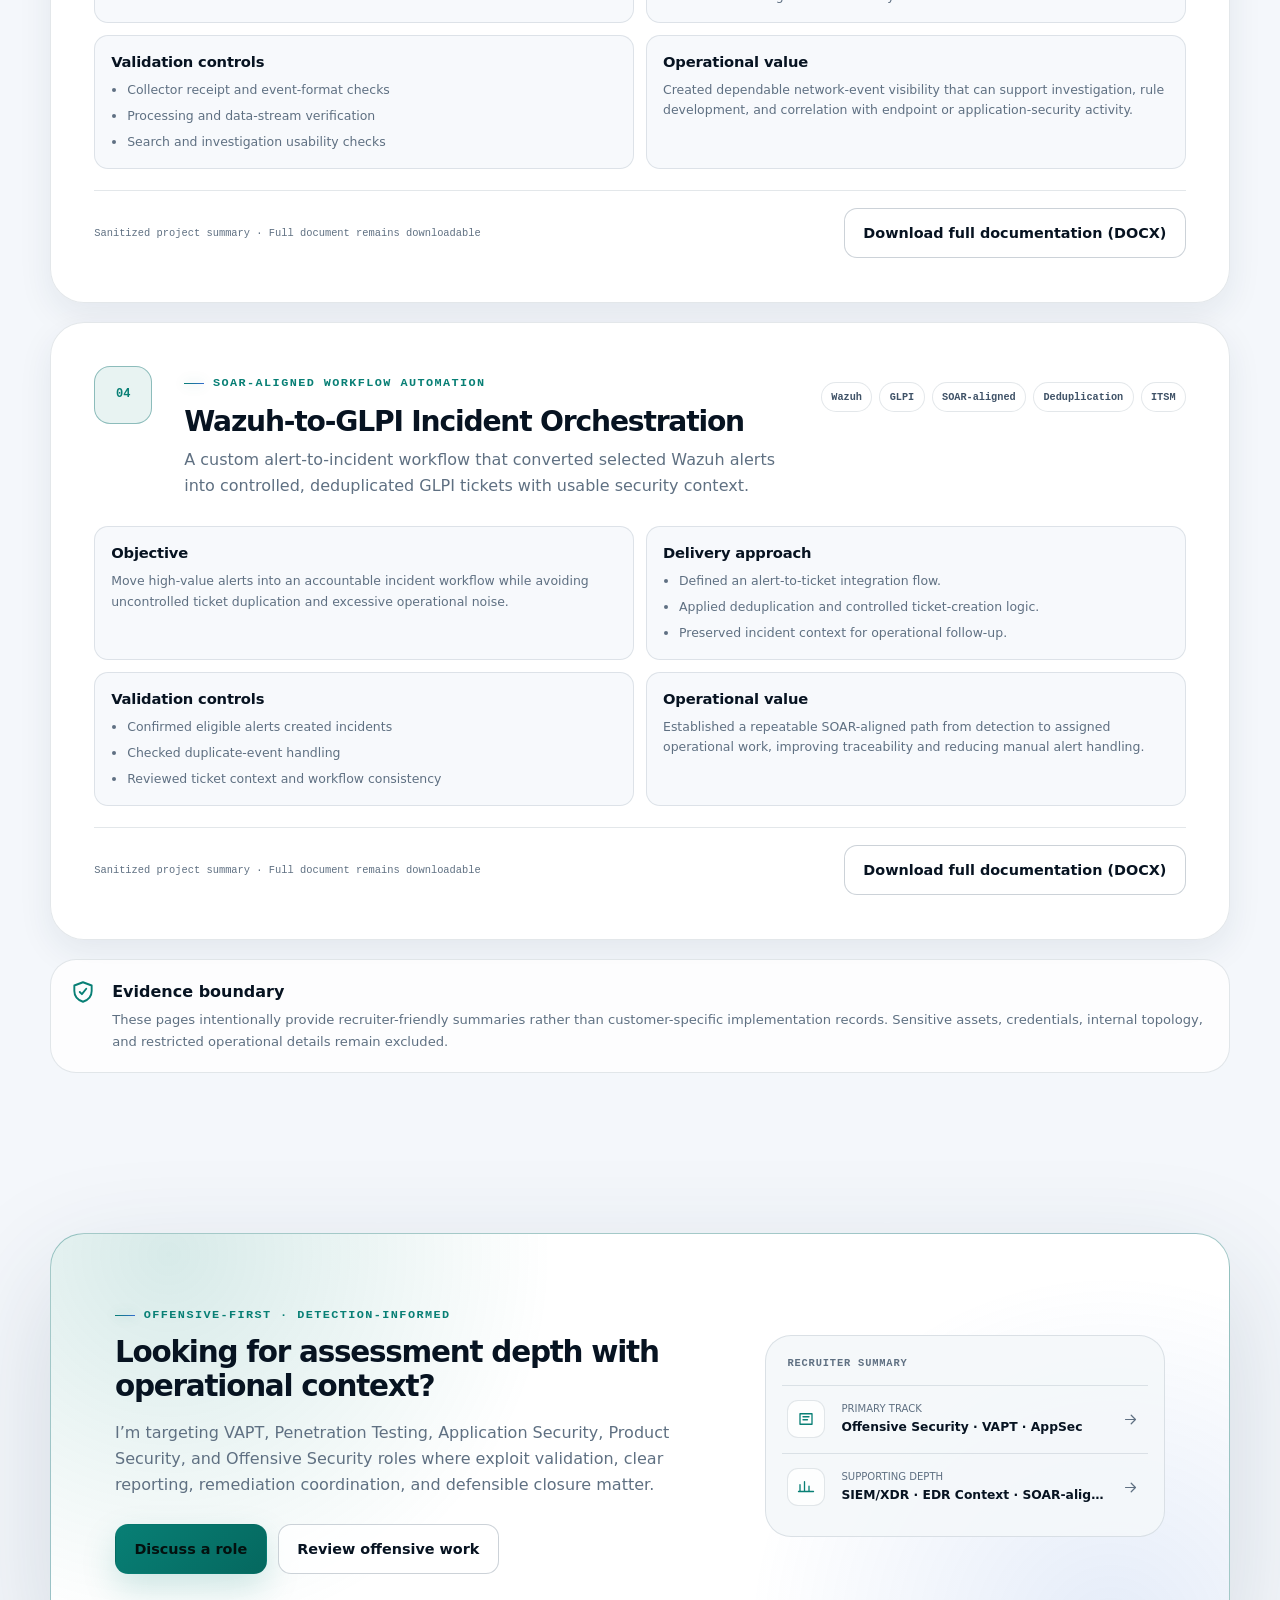
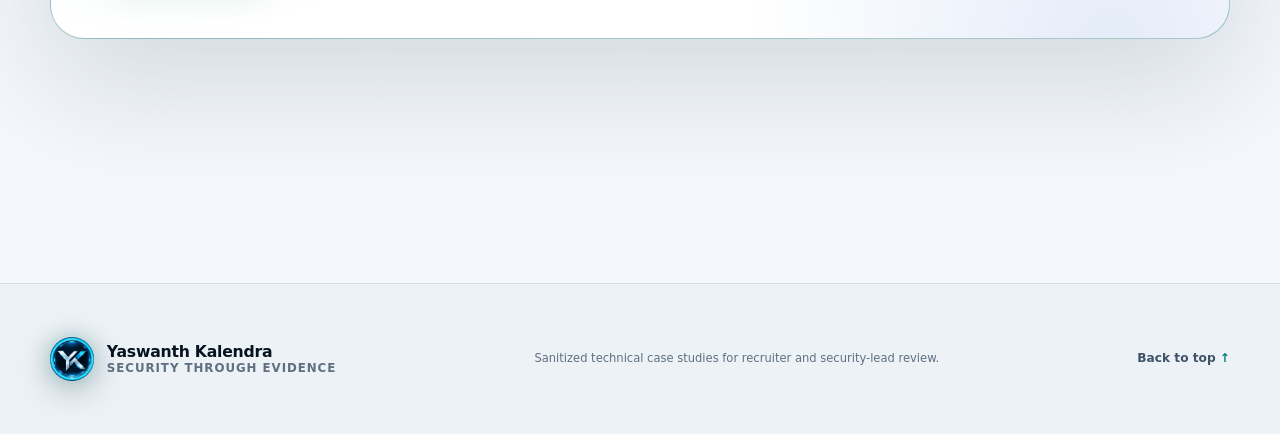
<file: case-studies/index.html>
<!doctype html>
<html lang="en" data-theme="dark">
<head>
  <meta charset="utf-8">
  <meta name="viewport" content="width=device-width, initial-scale=1">
  <meta name="color-scheme" content="dark light">
  <meta name="theme-color" content="#07111f">
  <meta name="robots" content="index, follow">

  <title>Defensive Engineering Case Studies | Yaswanth Kalendra</title>
  <meta name="description" content="Sanitized browser-viewable case studies covering Wazuh SIEM/XDR validation, OpenSearch-backed SOC visibility, firewall log ingestion, and SOAR-aligned incident workflow automation.">
  <link rel="canonical" href="https://kalendra456.github.io/kalendra/case-studies/">

  <meta property="og:type" content="website">
  <meta property="og:url" content="https://kalendra456.github.io/kalendra/case-studies/">
  <meta property="og:title" content="Defensive Engineering Case Studies | Yaswanth Kalendra">
  <meta property="og:description" content="Security operations and telemetry engineering that strengthens offensive-security delivery.">
  <meta property="og:image" content="https://kalendra456.github.io/kalendra/assets/email-background.jpg">

  <link rel="icon" href="../assets/yk-final-logo-v4.png" type="image/png">
  <link rel="apple-touch-icon" href="../assets/yk-final-logo-v4.png">
  <link rel="stylesheet" href="../style.css?v=28">
  <link rel="stylesheet" href="../polish.css?v=1">
  <link rel="stylesheet" href="../typography.css?v=1">

  <script>
    (() => {
      document.documentElement.classList.add('js');
      try {
        const stored = localStorage.getItem('portfolio-theme');
        const systemLight = window.matchMedia('(prefers-color-scheme: light)').matches;
        document.documentElement.dataset.theme = stored || (systemLight ? 'light' : 'dark');
      } catch (_) {
        document.documentElement.dataset.theme = 'dark';
      }
    })();
  </script>
  <link rel="stylesheet" href="../footer-signature.css?v=8">
</head>
<body class="case-study-hub-body">
  <div class="scroll-progress" aria-hidden="true"><span id="scrollProgress"></span></div>
  <a class="skip-link" href="#main-content">Skip to case studies</a>

  <div class="site-backdrop" aria-hidden="true">
    <span class="orb orb-one"></span>
    <span class="orb orb-two"></span>
    <span class="grid-plane"></span>
  </div>

  <header class="site-header case-study-hub-header" id="siteHeader">
    <div class="shell header-inner">
      <a class="brand" href="../" aria-label="Return to Yaswanth Kalendra portfolio">
        <img class="brand-mark" src="../assets/yk-final-logo-v4.png" width="42" height="42" alt="">
        <span class="brand-copy"><strong>Yaswanth Kalendra</strong><span>Defensive engineering evidence</span></span>
      </a>

      <div class="header-actions">
        <a class="gallery-back" href="../"><span aria-hidden="true">←</span> Portfolio</a>
        <button class="icon-button theme-toggle" id="themeToggle" type="button" aria-label="Switch color theme" aria-pressed="false">
          <svg class="sun-icon" viewBox="0 0 24 24" aria-hidden="true"><circle cx="12" cy="12" r="4"></circle><path d="M12 2v2M12 20v2M4.93 4.93l1.42 1.42M17.66 17.66l1.41 1.41M2 12h2M20 12h2M4.93 19.07l1.42-1.41M17.66 6.34l1.41-1.41"></path></svg>
          <svg class="moon-icon" viewBox="0 0 24 24" aria-hidden="true"><path d="M20.5 14.4A8.5 8.5 0 0 1 9.6 3.5 8.5 8.5 0 1 0 20.5 14.4Z"></path></svg>
        </button>
      </div>
    </div>
  </header>

  <main id="main-content">
    <section class="technical-hero shell">
      <div class="technical-hero-copy" data-reveal>
        <p class="eyebrow">Sanitized defensive engineering case studies</p>
        <h1>Security operations delivery that makes offensive findings actionable.</h1>
        <p>
          My primary track remains Offensive Security, VAPT, and Application Security. These projects demonstrate the supporting operational depth required to understand telemetry, detection coverage, investigation workflows, implementation constraints, and how security issues move from evidence to closure.
        </p>
        <div class="hero-actions">
          <a class="button" href="#technical-cases">
            Review case studies
            <svg viewBox="0 0 24 24" aria-hidden="true"><path d="M5 12h14M13 6l6 6-6 6"></path></svg>
          </a>
        </div>
      </div>

      <aside class="technical-overview" data-reveal aria-label="Case-study overview">
        <p class="eyebrow">Delivery evidence</p>
        <h2>Four operational workstreams</h2>
        <ol class="technical-overview-list">
          <li><span>01</span><strong>Controlled SIEM/XDR validation</strong></li>
          <li><span>02</span><strong>Unified security and infrastructure visibility</strong></li>
          <li><span>03</span><strong>Network-security telemetry ingestion</strong></li>
          <li><span>04</span><strong>SOAR-aligned incident orchestration</strong></li>
        </ol>
      </aside>
    </section>

    <section class="section shell" id="technical-cases">
      <div class="section-heading" data-reveal>
        <div>
          <p class="eyebrow">Defensive depth</p>
          <h2>Browser-viewable summaries with downloadable technical documentation.</h2>
        </div>
        <p>
          Each summary focuses on the objective, controlled delivery process, validation approach, and operational value. Customer-specific assets, credentials, internal addresses, and restricted implementation details remain excluded.
        </p>
      </div>

      <nav class="technical-case-nav" aria-label="Case-study navigation" data-reveal>
        <a href="#wazuh-iso27001">Wazuh ISO 27001 Lab</a>
        <a href="#unified-soc-dashboard">Unified SOC Dashboard</a>
        <a href="#firewall-syslog">Firewall Syslog Pipeline</a>
        <a href="#wazuh-glpi">Wazuh–GLPI Automation</a>
      </nav>

      <div class="technical-case-list">
        <article class="technical-case card" id="wazuh-iso27001" data-reveal>
          <header class="technical-case-header">
            <span class="technical-case-number">01</span>
            <div>
              <p class="eyebrow">SIEM / XDR validation lab</p>
              <h2>Wazuh 5 Beta SOC Lab for ISO 27001</h2>
              <p class="technical-case-summary">An isolated validation environment used to assess beta capabilities, endpoint telemetry, agent coverage, certificates, and compliance-oriented behavior without introducing change risk to the stable SOC stack.</p>
            </div>
            <div class="tag-list" aria-label="Technologies"><span>Wazuh 5</span><span>SIEM / XDR</span><span>Docker</span><span>Windows / Linux</span><span>ISO 27001</span></div>
          </header>

          <div class="technical-case-grid">
            <section>
              <h3>Objective</h3>
              <p>Evaluate a new Wazuh release and its compliance and telemetry capabilities in a controlled lab before considering broader operational use.</p>
            </section>
            <section>
              <h3>Delivery approach</h3>
              <ul><li>Separated the beta environment from the stable SOC stack.</li><li>Validated certificates, agent connectivity, and ingestion behavior.</li><li>Onboarded representative Windows and Linux coverage.</li></ul>
            </section>
            <section>
              <h3>Validation controls</h3>
              <ul><li>Agent health and connectivity checks</li><li>Endpoint-telemetry ingestion verification</li><li>Compliance and platform behavior review</li></ul>
            </section>
            <section>
              <h3>Operational value</h3>
              <p>Demonstrated disciplined change containment and evidence-based validation before production adoption, improving deployment confidence and reducing avoidable operational risk.</p>
            </section>
          </div>

          <footer class="technical-case-footer">
            <span>Sanitized project summary · Full document remains downloadable</span>
            <a class="button button-secondary" href="../docs/Wazuh_5_Beta2_ISO27001_Test_Lab_Documentation(2).docx" download>Download full documentation (DOCX)</a>
          
    <!-- signature-footer -->
    <div class="shell signature-footer" aria-label="Yaswanth Kalendra portfolio signature">
      <div class="signature-footer-meta">
        <span>© 2026 Yaswanth Kalendra</span>
        <span class="signature-footer-role">Offensive Security · VAPT · Application Security</span>
        <a class="signature-linkedin" href="https://www.linkedin.com/in/yaswanth-kalendra-kukkala-37b7701a0/" target="_blank" rel="noopener noreferrer" aria-label="Yaswanth Kalendra on LinkedIn">
          <span class="signature-linkedin-icon" aria-hidden="true">
            <svg viewBox="0 0 24 24"><path d="M5.2 3.7a2.1 2.1 0 1 1 0 4.2 2.1 2.1 0 0 1 0-4.2ZM3.4 9.2H7V20H3.4V9.2Zm5.8 0h3.4v1.5h.05c.48-.9 1.64-1.85 3.38-1.85 3.62 0 4.29 2.38 4.29 5.48V20h-3.57v-5.03c0-1.2-.02-2.75-1.68-2.75-1.68 0-1.94 1.31-1.94 2.66V20H9.2V9.2Z"/></svg>
          </span>
          <span>LinkedIn</span>
        </a>
      </div>
      <div class="signature-wordmark-wrap" aria-hidden="true">
        <div class="signature-wordmark">
          <span class="signature-first">YASWANTH</span>
          <span class="signature-last">KALENDRA</span>
        </div>
      </div>
    </div>
</footer>
        </article>

        <article class="technical-case card" id="unified-soc-dashboard" data-reveal>
          <header class="technical-case-header">
            <span class="technical-case-number">02</span>
            <div>
              <p class="eyebrow">SIEM analytics &amp; unified visibility</p>
              <h2>Wazuh + Grafana + Zabbix SOC Dashboard</h2>
              <p class="technical-case-summary">A host-focused visibility workflow that correlated security events from Wazuh and OpenSearch with infrastructure-health information from Zabbix and Grafana.</p>
            </div>
            <div class="tag-list" aria-label="Technologies"><span>Wazuh</span><span>OpenSearch</span><span>Grafana</span><span>Zabbix</span><span>Telemetry</span></div>
          </header>

          <div class="technical-case-grid">
            <section>
              <h3>Objective</h3>
              <p>Reduce investigation friction by presenting security and availability signals in a shared operational view rather than requiring separate, disconnected checks.</p>
            </section>
            <section>
              <h3>Delivery approach</h3>
              <ul><li>Used OpenSearch-backed Wazuh data for security-event visibility.</li><li>Mapped infrastructure-health context from Zabbix into Grafana.</li><li>Organized the dashboard around host-level investigation.</li></ul>
            </section>
            <section>
              <h3>Validation controls</h3>
              <ul><li>Confirmed security-event visibility</li><li>Checked host and availability signal alignment</li><li>Reviewed dashboard usefulness for investigation workflows</li></ul>
            </section>
            <section>
              <h3>Operational value</h3>
              <p>Improved the analyst’s ability to compare endpoint, security, and infrastructure conditions during investigation and troubleshooting.</p>
            </section>
          </div>

          <footer class="technical-case-footer">
            <span>Sanitized project summary · Full document remains downloadable</span>
            <a class="button button-secondary" href="../docs/Wazuh_5_Grafana_Zabbix_SOC_Dashboard_Documentation(1).docx" download>Download full documentation (DOCX)</a>
          </footer>
        </article>

        <article class="technical-case card" id="firewall-syslog" data-reveal>
          <header class="technical-case-header">
            <span class="technical-case-number">03</span>
            <div>
              <p class="eyebrow">SIEM ingestion &amp; log engineering</p>
              <h2>Firewall Syslog Ingestion into Wazuh 5</h2>
              <p class="technical-case-summary">A network-security telemetry pipeline that moved firewall events through collection, Wazuh processing, and indexing so they became searchable and usable for investigation.</p>
            </div>
            <div class="tag-list" aria-label="Technologies"><span>Firewall</span><span>Syslog</span><span>Wazuh</span><span>OpenSearch</span><span>Log Pipeline</span></div>
          </header>

          <div class="technical-case-grid">
            <section>
              <h3>Objective</h3>
              <p>Establish reliable firewall-event visibility in the SIEM and ensure the full collector-to-engine-to-indexer path behaved as expected.</p>
            </section>
            <section>
              <h3>Delivery approach</h3>
              <ul><li>Configured and reviewed the firewall-to-collector path.</li><li>Troubleshot processing and connector behavior.</li><li>Verified indexing and searchability of network events.</li></ul>
            </section>
            <section>
              <h3>Validation controls</h3>
              <ul><li>Collector receipt and event-format checks</li><li>Processing and data-stream verification</li><li>Search and investigation usability checks</li></ul>
            </section>
            <section>
              <h3>Operational value</h3>
              <p>Created dependable network-event visibility that can support investigation, rule development, and correlation with endpoint or application-security activity.</p>
            </section>
          </div>

          <footer class="technical-case-footer">
            <span>Sanitized project summary · Full document remains downloadable</span>
            <a class="button button-secondary" href="../docs/Wazuh5%20Firewall%20Syslog%20Integration%20Documentation.docx" download>Download full documentation (DOCX)</a>
          </footer>
        </article>

        <article class="technical-case card" id="wazuh-glpi" data-reveal>
          <header class="technical-case-header">
            <span class="technical-case-number">04</span>
            <div>
              <p class="eyebrow">SOAR-aligned workflow automation</p>
              <h2>Wazuh-to-GLPI Incident Orchestration</h2>
              <p class="technical-case-summary">A custom alert-to-incident workflow that converted selected Wazuh alerts into controlled, deduplicated GLPI tickets with usable security context.</p>
            </div>
            <div class="tag-list" aria-label="Technologies"><span>Wazuh</span><span>GLPI</span><span>SOAR-aligned</span><span>Deduplication</span><span>ITSM</span></div>
          </header>

          <div class="technical-case-grid">
            <section>
              <h3>Objective</h3>
              <p>Move high-value alerts into an accountable incident workflow while avoiding uncontrolled ticket duplication and excessive operational noise.</p>
            </section>
            <section>
              <h3>Delivery approach</h3>
              <ul><li>Defined an alert-to-ticket integration flow.</li><li>Applied deduplication and controlled ticket-creation logic.</li><li>Preserved incident context for operational follow-up.</li></ul>
            </section>
            <section>
              <h3>Validation controls</h3>
              <ul><li>Confirmed eligible alerts created incidents</li><li>Checked duplicate-event handling</li><li>Reviewed ticket context and workflow consistency</li></ul>
            </section>
            <section>
              <h3>Operational value</h3>
              <p>Established a repeatable SOAR-aligned path from detection to assigned operational work, improving traceability and reducing manual alert handling.</p>
            </section>
          </div>

          <footer class="technical-case-footer">
            <span>Sanitized project summary · Full document remains downloadable</span>
            <a class="button button-secondary" href="../docs/Wazuh_GLPI_SOC_Integration_Documentation(1).docx" download>Download full documentation (DOCX)</a>
          </footer>
        </article>
      </div>

      <div class="disclosure-note technical-disclosure" data-reveal>
        <svg viewBox="0 0 24 24" aria-hidden="true"><path d="M12 3 4 6v5c0 5 3.4 8.4 8 10 4.6-1.6 8-5 8-10V6l-8-3Z"></path><path d="m9 12 2 2 4-5"></path></svg>
        <div>
          <strong>Evidence boundary</strong>
          <p>These pages intentionally provide recruiter-friendly summaries rather than customer-specific implementation records. Sensitive assets, credentials, internal topology, and restricted operational details remain excluded.</p>
        </div>
      </div>
    </section>

    <section class="section contact-section">
      <div class="shell contact-panel" data-reveal>
        <div class="contact-copy">
          <p class="eyebrow">Offensive-first · Detection-informed</p>
          <h2>Looking for assessment depth with operational context?</h2>
          <p>I’m targeting VAPT, Penetration Testing, Application Security, Product Security, and Offensive Security roles where exploit validation, clear reporting, remediation coordination, and defensible closure matter.</p>
          <div class="contact-actions">
            <a class="button" href="mailto:yaswanthkukkala123@gmail.com?subject=Offensive%20Security%20Opportunity">Discuss a role</a>
            <a class="button button-secondary" href="../#work">Review offensive work</a>
          </div>
        </div>
        <div class="contact-card">
          <p>Recruiter summary</p>
          <a href="../"><span class="contact-icon"><svg viewBox="0 0 24 24" aria-hidden="true"><path d="M4 5h16v14H4zM8 9h8M8 13h6"></path></svg></span><span><small>Primary track</small><strong>Offensive Security · VAPT · AppSec</strong></span><svg class="contact-arrow" viewBox="0 0 24 24" aria-hidden="true"><path d="M5 12h14M13 6l6 6-6 6"></path></svg></a>
          <a href="../#operations"><span class="contact-icon"><svg viewBox="0 0 24 24" aria-hidden="true"><path d="M4 18V9M10 18V5M16 18v-7M22 18H2"></path></svg></span><span><small>Supporting depth</small><strong>SIEM/XDR · EDR Context · SOAR-aligned</strong></span><svg class="contact-arrow" viewBox="0 0 24 24" aria-hidden="true"><path d="M5 12h14M13 6l6 6-6 6"></path></svg></a>
        </div>
      </div>
    </section>
  </main>

  <footer class="site-footer">
    <div class="shell footer-inner">
      <a class="brand footer-brand" href="../" aria-label="Return to portfolio">
        <img class="brand-mark" src="../assets/yk-final-logo-v4.png" width="38" height="38" alt="">
        <span class="brand-copy"><strong>Yaswanth Kalendra</strong><span>Security through evidence</span></span>
      </a>
      <p>Sanitized technical case studies for recruiter and security-lead review.</p>
      <a class="back-to-top" href="#main-content">Back to top <span aria-hidden="true">↑</span></a>
    </div>
  </footer>

  <div class="toast" id="toast" role="status" aria-live="polite" aria-atomic="true"></div>
  <script src="../script.js?v=22" defer></script>
</body>
</html>
</file>
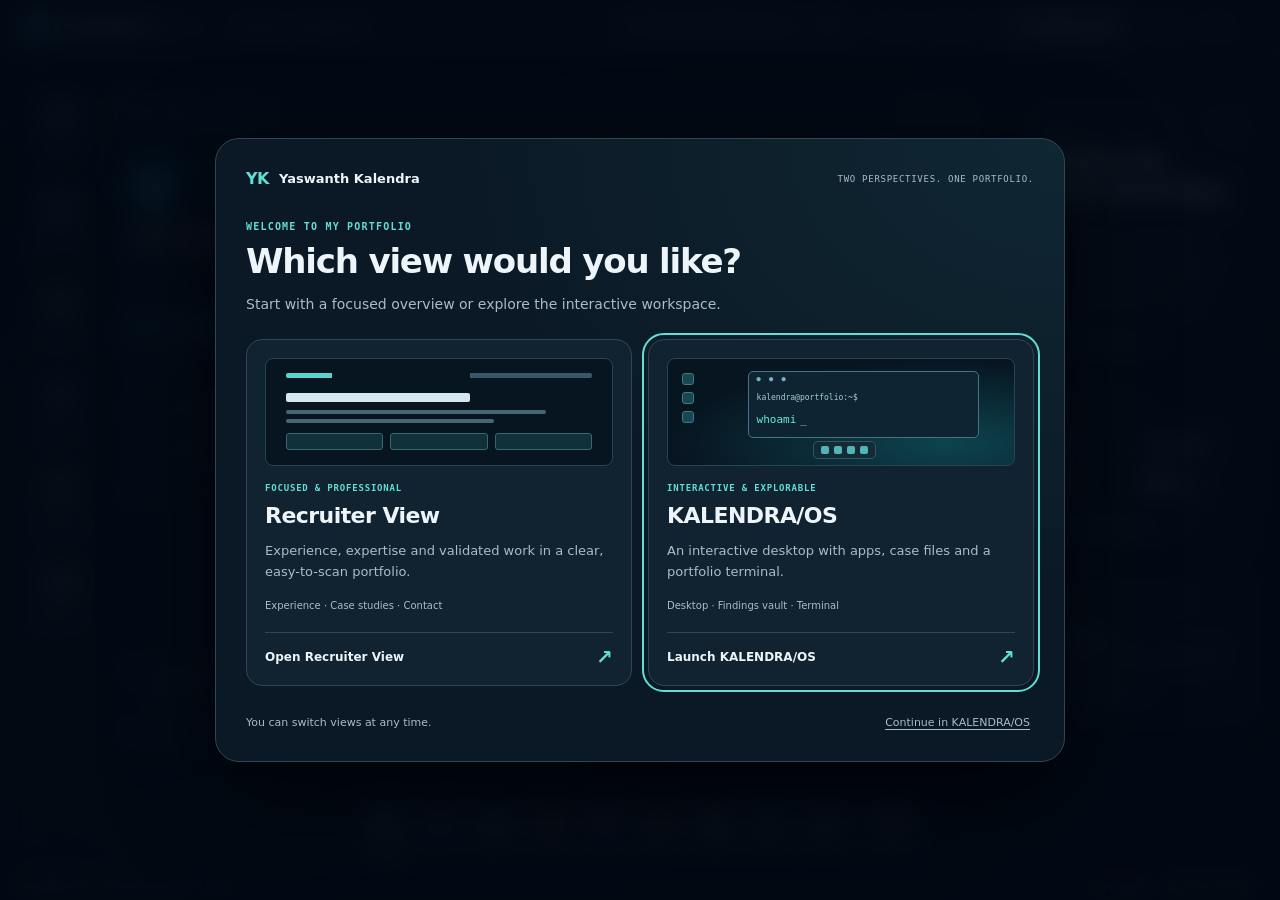
<file: os/index.html>
<!doctype html>
<html lang="en" data-theme="dark"><head><meta charset="utf-8"><meta name="viewport" content="width=device-width, initial-scale=1, viewport-fit=cover"><meta name="theme-color" content="#07111f"><meta name="description" content="Explore KALENDRA/OS: Yaswanth Kalendra’s interactive offensive-security portfolio. Web and API testing, sanitized case work, public recognition, and defensive engineering."><title>KALENDRA/OS — Offensive Security Workspace</title><link rel="icon" type="image/png" href="../assets/yk-final-logo-v4.png"><link rel="canonical" href="https://kalendra456.github.io/kalendra/os/"><link rel="stylesheet" href="os.css?v=1"><link rel="stylesheet" href="window-controls.css?v=1"><script src="window-manager.js?v=1" defer></script><script src="os.js?v=2" defer></script><link rel="stylesheet" href="../view-choice.css?v=1">
<script src="../view-choice.js?v=1" defer></script>
</head>
<body><svg xmlns="http://www.w3.org/2000/svg" class="sprite" aria-hidden="true"><symbol id="i-home" viewBox="0 0 24 24"><rect x="3" y="3" width="7" height="7" rx="1.5"/><rect x="14" y="3" width="7" height="7" rx="1.5"/><rect x="3" y="14" width="7" height="7" rx="1.5"/><rect x="14" y="14" width="7" height="7" rx="1.5"/></symbol><symbol id="i-profile" viewBox="0 0 24 24"><circle cx="12" cy="8" r="4"/><path d="M4 21v-2a8 8 0 0 1 16 0v2"/></symbol><symbol id="i-surface" viewBox="0 0 24 24"><circle cx="12" cy="12" r="8"/><circle cx="12" cy="12" r="3"/><path d="M12 1v4m0 14v4M1 12h4m14 0h4"/></symbol><symbol id="i-findings" viewBox="0 0 24 24"><path d="M3 7V5a2 2 0 0 1 2-2h5l3 3h6a2 2 0 0 1 2 2v11a2 2 0 0 1-2 2H5a2 2 0 0 1-2-2V7Z"/><path d="M9 12h6m-6 4h4"/></symbol><symbol id="i-lab" viewBox="0 0 24 24"><path d="M9 3h6m-5 0v6l-6 10a1.3 1.3 0 0 0 1 2h14a1.3 1.3 0 0 0 1-2L14 9V3M7 15h10"/></symbol><symbol id="i-recognition" viewBox="0 0 24 24"><circle cx="12" cy="8" r="5"/><path d="m8 12-2 9 6-3 6 3-2-9"/></symbol><symbol id="i-operations" viewBox="0 0 24 24"><rect x="2" y="4" width="20" height="14" rx="2"/><path d="M8 22h8m-4-4v4M5 12h3l2-5 4 8 2-4h3"/></symbol><symbol id="i-contact" viewBox="0 0 24 24"><rect x="3" y="5" width="18" height="14" rx="2"/><path d="m3 7 9 6 9-6"/></symbol><symbol id="i-config" viewBox="0 0 24 24"><path d="M4 7h16M4 17h16"/><circle cx="9" cy="7" r="3"/><circle cx="16" cy="17" r="3"/></symbol><symbol id="i-locked" viewBox="0 0 24 24"><rect x="5" y="10" width="14" height="11" rx="2"/><path d="M8 10V7a4 4 0 0 1 8 0v3m-4 5v2"/></symbol><symbol id="i-shield" viewBox="0 0 24 24"><path d="m12 3 8 3v6c0 5-8 9-8 9s-8-4-8-9V6l8-3Z"/><path d="m8 12 3 3 5-6"/></symbol><symbol id="i-search" viewBox="0 0 24 24"><circle cx="10" cy="10" r="6"/><path d="m15 15 6 6"/></symbol><symbol id="i-arrow" viewBox="0 0 24 24"><path d="M5 12h14m-6-6 6 6-6 6"/></symbol><symbol id="i-external" viewBox="0 0 24 24"><path d="M14 3h7v7m0-7L10 14M10 3H3v18h18v-7"/></symbol><symbol id="i-code" viewBox="0 0 24 24"><path d="m8 6-6 6 6 6m8-12 6 6-6 6M14 3l-4 18"/></symbol><symbol id="i-nodes" viewBox="0 0 24 24"><circle cx="5" cy="5" r="3"/><circle cx="19" cy="5" r="3"/><circle cx="12" cy="19" r="3"/><path d="M8 5h8M6 8l5 8m7-8-5 8"/></symbol><symbol id="i-check" viewBox="0 0 24 24"><path d="m5 12 4 4L19 6"/></symbol><symbol id="i-close" viewBox="0 0 24 24"><path d="m6 6 12 12M18 6 6 18"/></symbol><symbol id="i-minimize" viewBox="0 0 24 24"><path d="M5 12h14"/></symbol><symbol id="i-maximize" viewBox="0 0 24 24"><rect x="5" y="5" width="14" height="14" rx="1"/></symbol><symbol id="i-restore" viewBox="0 0 24 24"><path d="M9 5V3h12v12h-2"/><rect x="3" y="9" width="12" height="12" rx="1"/></symbol><symbol id="i-moon" viewBox="0 0 24 24"><path d="M20 14a9 9 0 0 1-10-11A9 9 0 1 0 20 14Z"/></symbol><symbol id="i-sun" viewBox="0 0 24 24"><circle cx="12" cy="12" r="4"/><path d="M12 2v2m0 16v2M2 12h2m16 0h2M5 5l1 1m12 12 1 1M5 19l1-1M18 6l1-1"/></symbol><symbol id="i-copy" viewBox="0 0 24 24"><rect x="8" y="8" width="12" height="13" rx="2"/><path d="M5 16H4a1 1 0 0 1-1-1V4a1 1 0 0 1 1-1h11a1 1 0 0 1 1 1v1"/></symbol><symbol id="i-link" viewBox="0 0 24 24"><path d="m10 13 4-4m-5 5-2 2a3.5 3.5 0 0 1-5-5l4-4a3.5 3.5 0 0 1 5 0m2 4 2-2a3.5 3.5 0 0 0-5-5"/></symbol><symbol id="i-help" viewBox="0 0 24 24"><circle cx="12" cy="12" r="9"/><path d="M9 8a3 3 0 0 1 6 0c0 2-3 2-3 5m0 4h.01"/></symbol><symbol id="i-file" viewBox="0 0 24 24"><path d="M14 2H5v20h14V7l-5-5Z"/><path d="M14 2v6h5M8 13h8m-8 4h6"/></symbol><symbol id="i-linkedin" viewBox="0 0 24 24"><rect x="3" y="3" width="18" height="18" rx="2"/><path d="M7 10v7m0-10v.1M11 17v-7m0 3a3 3 0 0 1 6 0v4"/></symbol></svg><a class="skip-link" href="#window-layer">Skip to workspace</a>
<header class="system-bar"><button class="system-brand" data-open="home" aria-label="Open workspace overview"><img src="../assets/yk-final-logo-v4.png" alt="" width="28" height="28"><strong>KALENDRA<span>/OS</span></strong><span class="version">1.0</span></button><div class="menubar-tools"><button data-open="terminal">Terminal</button><button data-open="config">Workspace</button></div><button id="palette-trigger" class="search-trigger"><svg class="icon" viewBox="0 0 24 24" aria-hidden="true"><use href="#i-search"/></svg><span>Find an app or command</span><kbd>⌘ K</kbd></button><div class="system-right"><span class="public-state"><i></i> PUBLIC WORKSPACE</span><a href="https://kalendra456.github.io/kalendra/" class="recruiter-link">Recruiter View <svg class="icon" viewBox="0 0 24 24" aria-hidden="true"><use href="#i-external"/></svg></a><button class="square-button" data-theme-toggle aria-label="Switch color theme"><svg class="icon" viewBox="0 0 24 24" aria-hidden="true"><use href="#i-sun"/></svg></button><time id="clock" aria-label="Your local time">--:--</time></div></header>
<main class="desktop" id="desktop"><div class="wallpaper" aria-hidden="true"><div class="orbit orbit-a"></div><div class="orbit orbit-b"></div><div class="orbit orbit-c"></div><div class="crosshair"></div><div class="wallpaper-wordmark">KALENDRA<span>/OS</span></div><span class="wallpaper-caption">OFFENSIVE THINKING. DEFENSIBLE OUTCOMES.</span></div><nav class="desktop-apps" aria-label="Desktop applications"><button class="desktop-app" data-open="profile" aria-label="Open Whoami"><span class="app-icon tone-profile"><svg class="icon" viewBox="0 0 24 24" aria-hidden="true"><use href="#i-profile"/></svg></span><span>Whoami</span></button><button class="desktop-app" data-open="surface" aria-label="Open Attack Surface"><span class="app-icon tone-surface"><svg class="icon" viewBox="0 0 24 24" aria-hidden="true"><use href="#i-surface"/></svg></span><span>Attack Surface</span></button><button class="desktop-app" data-open="findings" aria-label="Open Findings Vault"><span class="app-icon tone-findings"><svg class="icon" viewBox="0 0 24 24" aria-hidden="true"><use href="#i-findings"/></svg></span><span>Findings Vault</span></button><button class="desktop-app" data-open="lab" aria-label="Open Exploit Lab"><span class="app-icon tone-lab"><svg class="icon" viewBox="0 0 24 24" aria-hidden="true"><use href="#i-lab"/></svg></span><span>Exploit Lab</span></button><button class="desktop-app" data-open="recognition" aria-label="Open Recognition"><span class="app-icon tone-recognition"><svg class="icon" viewBox="0 0 24 24" aria-hidden="true"><use href="#i-recognition"/></svg></span><span>Recognition</span></button><button class="desktop-app" data-open="operations" aria-label="Open Operations"><span class="app-icon tone-operations"><svg class="icon" viewBox="0 0 24 24" aria-hidden="true"><use href="#i-operations"/></svg></span><span>Operations</span></button></nav>
<aside class="widgets" aria-label="Workspace overview"><section class="widget focus-widget"><div class="widget-title"><svg class="icon" viewBox="0 0 24 24" aria-hidden="true"><use href="#i-surface"/></svg><span>RESEARCH FOCUS</span><span class="mini-dot"></span></div><h2>Follow the<br>trust boundary.</h2><div class="focus-path"><span>01</span><p>Identity & authorization</p><span>02</span><p>Business & protocol logic</p><span>03</span><p>Exploitability & impact</p></div><button class="text-button" data-open="surface">Explore expertise <svg class="icon" viewBox="0 0 24 24" aria-hidden="true"><use href="#i-arrow"/></svg></button></section><section class="widget"><div class="widget-title"><svg class="icon" viewBox="0 0 24 24" aria-hidden="true"><use href="#i-recognition"/></svg><span>RECOGNITION</span></div><div class="recognition-list"><strong>SAP</strong><strong>Accenture</strong><strong>ALDI</strong><strong>Drexel University</strong></div><button class="text-button" data-open="recognition">View public evidence <svg class="icon" viewBox="0 0 24 24" aria-hidden="true"><use href="#i-arrow"/></svg></button></section><section class="widget tip-widget"><div class="widget-title"><span class="terminal-glyph" aria-hidden="true">&gt;_</span><span>A DIFFERENT WAY IN</span></div><p>Try <code>whoami</code>.<br>Get to know the researcher.</p><button class="text-button" data-open="terminal">Open terminal <svg class="icon" viewBox="0 0 24 24" aria-hidden="true"><use href="#i-arrow"/></svg></button></section></aside>
<div id="window-layer" tabindex="-1" aria-label="Application windows"></div><div class="empty-desktop" id="empty-desktop" hidden><span class="eyebrow">YOUR WORKSPACE IS READY</span><h1>Choose a new perspective.</h1><p>Open an app from the dock or use the command palette.</p><button type="button" class="action primary" data-open="home">Open overview<svg class="icon" viewBox="0 0 24 24" aria-hidden="true"><use href="#i-arrow"/></svg></button></div></main>
<div class="bottom-bar"><span>KALENDRA/OS <span class="subtle">/</span> <span class="subtle">Browser-based portfolio</span></span><div><span id="window-count">1 app open</span><button id="show-desktop" title="Minimize or restore all windows"><svg class="icon" viewBox="0 0 24 24" aria-hidden="true"><use href="#i-home"/></svg> Show desktop</button></div></div>
<nav class="dock" aria-label="Application dock"><button class="dock-app" data-open="home" data-dock="home" aria-label="Open Overview" aria-pressed="false"><span class="app-icon tone-home"><svg class="icon" viewBox="0 0 24 24" aria-hidden="true"><use href="#i-home"/></svg></span><span class="dock-label">Overview</span><span class="dock-indicator"></span></button><button class="dock-app" data-open="profile" data-dock="profile" aria-label="Open Whoami" aria-pressed="false"><span class="app-icon tone-profile"><svg class="icon" viewBox="0 0 24 24" aria-hidden="true"><use href="#i-profile"/></svg></span><span class="dock-label">Whoami</span><span class="dock-indicator"></span></button><button class="dock-app" data-open="surface" data-dock="surface" aria-label="Open Attack Surface" aria-pressed="false"><span class="app-icon tone-surface"><svg class="icon" viewBox="0 0 24 24" aria-hidden="true"><use href="#i-surface"/></svg></span><span class="dock-label">Attack Surface</span><span class="dock-indicator"></span></button><button class="dock-app" data-open="findings" data-dock="findings" aria-label="Open Findings Vault" aria-pressed="false"><span class="app-icon tone-findings"><svg class="icon" viewBox="0 0 24 24" aria-hidden="true"><use href="#i-findings"/></svg></span><span class="dock-label">Findings Vault</span><span class="dock-indicator"></span></button><button class="dock-app" data-open="lab" data-dock="lab" aria-label="Open Exploit Lab" aria-pressed="false"><span class="app-icon tone-lab"><svg class="icon" viewBox="0 0 24 24" aria-hidden="true"><use href="#i-lab"/></svg></span><span class="dock-label">Exploit Lab</span><span class="dock-indicator"></span></button><button class="dock-app" data-open="recognition" data-dock="recognition" aria-label="Open Recognition" aria-pressed="false"><span class="app-icon tone-recognition"><svg class="icon" viewBox="0 0 24 24" aria-hidden="true"><use href="#i-recognition"/></svg></span><span class="dock-label">Recognition</span><span class="dock-indicator"></span></button><button class="dock-app" data-open="operations" data-dock="operations" aria-label="Open Operations" aria-pressed="false"><span class="app-icon tone-operations"><svg class="icon" viewBox="0 0 24 24" aria-hidden="true"><use href="#i-operations"/></svg></span><span class="dock-label">Operations</span><span class="dock-indicator"></span></button><button class="dock-app" data-open="terminal" data-dock="terminal" aria-label="Open Terminal" aria-pressed="false"><span class="app-icon tone-terminal"><span class="terminal-glyph" aria-hidden="true">&gt;_</span></span><span class="dock-label">Terminal</span><span class="dock-indicator"></span></button><button class="dock-app" data-open="contact" data-dock="contact" aria-label="Open Contact" aria-pressed="false"><span class="app-icon tone-contact"><svg class="icon" viewBox="0 0 24 24" aria-hidden="true"><use href="#i-contact"/></svg></span><span class="dock-label">Contact</span><span class="dock-indicator"></span></button><span class="dock-separator"></span><button class="dock-app" data-open="config" data-dock="config" aria-label="Open workspace preferences" aria-pressed="false"><span class="app-icon tone-config"><svg class="icon" viewBox="0 0 24 24" aria-hidden="true"><use href="#i-config"/></svg></span><span class="dock-label">Preferences</span><span class="dock-indicator"></span></button></nav>
<dialog id="command-palette" class="command-palette" aria-labelledby="palette-title"><form method="dialog" class="palette-top"><span id="palette-title" class="eyebrow">COMMAND CENTER</span><button class="square-button" aria-label="Close command palette"><svg class="icon" viewBox="0 0 24 24" aria-hidden="true"><use href="#i-close"/></svg></button></form><div class="palette-search"><svg class="icon" viewBox="0 0 24 24" aria-hidden="true"><use href="#i-search"/></svg><input id="palette-input" placeholder="Where would you like to go?" aria-label="Search apps and commands" autocomplete="off" spellcheck="false"></div><div id="palette-results" role="group" aria-label="Matching commands"></div><div class="palette-footer"><span><kbd>↑</kbd><kbd>↓</kbd> navigate <kbd>↵</kbd> open</span><span><kbd>Esc</kbd> close</span></div></dialog>
<dialog id="proof-dialog" class="proof-dialog" aria-labelledby="proof-title"><div class="proof-heading"><h2 id="proof-title">Public evidence</h2><button class="square-button" data-close-proof aria-label="Close evidence preview"><svg class="icon" viewBox="0 0 24 24" aria-hidden="true"><use href="#i-close"/></svg></button></div><p id="proof-loading">Loading evidence from the public portfolio…</p><img id="proof-image" alt="" hidden><p id="proof-error" hidden>The image could not be loaded. Use the original evidence link below.</p><a id="proof-link" class="action secondary" href="https://kalendra456.github.io/kalendra/photo-gallery/" target="_blank" rel="noopener noreferrer">Open original evidence <svg class="icon" viewBox="0 0 24 24" aria-hidden="true"><use href="#i-external"/></svg></a></dialog>
<div class="toast" id="toast" role="status" hidden></div><div class="sr-only" id="announcer" aria-live="polite"></div>
<template id="app-home">
<div class="home-layout">
 <aside class="home-nav"><div class="identity"><img src="../assets/yk-final-logo-v4.png" alt="" width="52" height="52"><strong>Yaswanth Kalendra</strong><span>Offensive Security · AppSec</span></div><p class="eyebrow">WORKSPACE</p>
 <button data-open="home" class="nav-row selected"><svg class="icon" viewBox="0 0 24 24" aria-hidden="true"><use href="#i-home"/></svg>Overview<span>01</span></button>
 <button data-open="profile" class="nav-row"><svg class="icon" viewBox="0 0 24 24" aria-hidden="true"><use href="#i-profile"/></svg>Profile</button><button data-open="findings" class="nav-row"><svg class="icon" viewBox="0 0 24 24" aria-hidden="true"><use href="#i-findings"/></svg>Selected work</button><button data-open="recognition" class="nav-row"><svg class="icon" viewBox="0 0 24 24" aria-hidden="true"><use href="#i-recognition"/></svg>Recognition</button><button data-open="contact" class="nav-row"><svg class="icon" viewBox="0 0 24 24" aria-hidden="true"><use href="#i-contact"/></svg>Contact</button>
 <div class="home-nav-bottom"><svg class="icon" viewBox="0 0 24 24" aria-hidden="true"><use href="#i-locked"/></svg><span>Public evidence only.<br>Private findings stay private.</span></div></aside>
 <div class="home-content"><div class="home-kicker"><span class="pill"><i></i> OFFENSIVE-FIRST</span><span class="mono subtle">WORKSPACE / 01</span></div>
 <p class="eyebrow intro-label">WELCOME TO KALENDRA/OS</p><h1>Think like an attacker.<br><span>Deliver like a consultant.</span></h1>
 <p class="home-description">I’m Yaswanth Kalendra. I validate attack paths, communicate business risk, and own the finding lifecycle—from scope to remediation and retest.</p>
 <div class="home-actions"><button type="button" class="action primary" data-open="findings">Explore offensive work<svg class="icon" viewBox="0 0 24 24" aria-hidden="true"><use href="#i-arrow"/></svg></button><button type="button" class="action secondary" data-open="profile">Meet the researcher<svg class="icon" viewBox="0 0 24 24" aria-hidden="true"><use href="#i-arrow"/></svg></button></div>
 <div class="home-stats"><div><strong>20<span>+</span></strong><small>Security programs</small></div><div><strong>4<span>+</span></strong><small>Years of research</small></div><div><strong class="impact-label">Critical<span>-impact</span></strong><small>Validated research</small></div></div>
 <div class="lifecycle-strip"><p class="eyebrow">FROM HYPOTHESIS TO VERIFIED CLOSURE</p><div><button data-open="lab"><small>01</small>Scope<svg class="icon" viewBox="0 0 24 24" aria-hidden="true"><use href="#i-arrow"/></svg></button><button data-open="lab"><small>02</small>Validate<svg class="icon" viewBox="0 0 24 24" aria-hidden="true"><use href="#i-arrow"/></svg></button><button data-open="lab"><small>03</small>Report<svg class="icon" viewBox="0 0 24 24" aria-hidden="true"><use href="#i-arrow"/></svg></button><button data-open="lab"><small>04</small>Retest<svg class="icon" viewBox="0 0 24 24" aria-hidden="true"><use href="#i-check"/></svg></button></div></div>
 <div class="home-bottom"><span><svg class="icon" viewBox="0 0 24 24" aria-hidden="true"><use href="#i-code"/></svg> Manual · Source-assisted · Protocol-aware</span><button class="text-button" data-open="terminal">Try the terminal <svg class="icon" viewBox="0 0 24 24" aria-hidden="true"><use href="#i-arrow"/></svg></button></div>
 </div></div></template><template id="app-profile"><div class="app-heading"><p class="eyebrow">WHOAMI / PROFESSIONAL PROFILE</p><h2>Yaswanth Kalendra</h2><p>Offensive Security & Application Security · Web and API Penetration Testing</p></div>
<div class="profile-banner"><img src="../assets/yk-final-logo-v4.png" width="80" height="80" alt="Circular YK emblem"><div><p class="eyebrow">CONSULTING-ORIENTED DELIVERY</p><h3>Technical depth. Disciplined execution.</h3><p>Attack-surface modelling, manual validation, evidence integrity, severity calibration, and developer-ready remediation.</p></div></div>
<div class="two-col"><article class="info-card"><span class="eyebrow">PRIMARY TRACK</span><h3>Independent security research</h3><p>Research-led web, API, identity, business-logic, and source-assisted assessments across private bug-bounty and responsible-disclosure programs. 2022–present.</p></article><article class="info-card"><span class="eyebrow">OPERATIONAL EXPERIENCE</span><h3>Tatva Networks</h3><p>Cybersecurity Analyst · 2025–present. SOC, SIEM/XDR, endpoint telemetry, network security, documentation, and incident-workflow automation.</p></article></div>
<h3 class="subheading">What I bring to an assessment</h3><div class="check-list"><p><svg class="icon" viewBox="0 0 24 24" aria-hidden="true"><use href="#i-check"/></svg>Manual validation across roles, objects, workflows, and trust boundaries.</p><p><svg class="icon" viewBox="0 0 24 24" aria-hidden="true"><use href="#i-check"/></svg>Evidence-backed risk communication and practical remediation guidance.</p><p><svg class="icon" viewBox="0 0 24 24" aria-hidden="true"><use href="#i-check"/></svg>Operational context from telemetry, detection, and infrastructure engineering.</p></div>
<div class="credentials"><div><strong>CEH v13</strong><span>Certified · March 2026</span></div><div><strong>OSCP</strong><span>Active preparation</span></div><div><strong>CCSE</strong><span>Study in progress</span></div></div>
<div class="actions"><a class="action secondary" href="https://kalendra456.github.io/kalendra/#experience" target="_blank" rel="noopener noreferrer">Full experience<svg class="icon" viewBox="0 0 24 24" aria-hidden="true"><use href="#i-external"/></svg></a><button type="button" class="action primary" data-open="contact">Discuss a role<svg class="icon" viewBox="0 0 24 24" aria-hidden="true"><use href="#i-arrow"/></svg></button></div></template><template id="app-surface"><div class="app-heading"><p class="eyebrow">ATTACK SURFACE / CORE EXPERTISE</p><h2>Beyond the checklist.</h2><p>Explore the control boundaries that shape my web, API, and source-assisted security assessments.</p></div>
<div class="filter-tabs" role="group" aria-label="Expertise domains"><button data-domain="identity" aria-pressed="true">Identity & trust</button><button data-domain="api" aria-pressed="false">API authorization</button><button data-domain="source" aria-pressed="false">Application security</button><button data-domain="protocol" aria-pressed="false">Complex logic</button></div>
<section class="domain-panel" data-panel="identity"><span class="pill muted">ASSESSMENT MODEL · ILLUSTRATIVE</span><h3 class="domain-title">Identity is a trust decision.</h3><div class="boundary-map"><span><svg class="icon" viewBox="0 0 24 24" aria-hidden="true"><use href="#i-shield"/></svg><b>Identity</b></span><span><svg class="icon" viewBox="0 0 24 24" aria-hidden="true"><use href="#i-shield"/></svg><b>Session</b></span><span><svg class="icon" viewBox="0 0 24 24" aria-hidden="true"><use href="#i-shield"/></svg><b>Action</b></span><span><svg class="icon" viewBox="0 0 24 24" aria-hidden="true"><use href="#i-nodes"/></svg><b>Trust</b></span></div><h3>Authentication, sessions, and SSO</h3><p>I examine how identities are established, carried across workflows, and authorized at sensitive actions.</p><div class="tags"><span>Authentication</span><span>OAuth / OIDC</span><span>Session Security</span></div><details><summary>Assessment considerations</summary><ul><li>Map identity transitions and the controls expected at each boundary.</li><li>Separate intended behaviour from exploitable control failures.</li></ul></details></section><section class="domain-panel" data-panel="api" hidden><span class="pill muted">ASSESSMENT MODEL · ILLUSTRATIVE</span><h3 class="domain-title">An object ID is not authorization.</h3><div class="boundary-map"><span><svg class="icon" viewBox="0 0 24 24" aria-hidden="true"><use href="#i-shield"/></svg><b>User</b></span><span><svg class="icon" viewBox="0 0 24 24" aria-hidden="true"><use href="#i-shield"/></svg><b>Role</b></span><span><svg class="icon" viewBox="0 0 24 24" aria-hidden="true"><use href="#i-shield"/></svg><b>Object</b></span><span><svg class="icon" viewBox="0 0 24 24" aria-hidden="true"><use href="#i-shield"/></svg><b>Action</b></span></div><h3>Users, roles, tenants, and objects</h3><p>I assess REST and JSON workflows against object ownership, privilege boundaries, tenant separation, and multi-step business actions.</p><div class="tags"><span>BOLA / IDOR</span><span>Ownership</span><span>Tenant Boundaries</span></div><details><summary>Assessment considerations</summary><ul><li>Build explicit user, role, and object-ownership matrices.</li><li>Validate high-value workflow decisions against their intended permissions.</li></ul></details></section><section class="domain-panel" data-panel="source" hidden><span class="pill muted">ASSESSMENT MODEL · ILLUSTRATIVE</span><h3 class="domain-title">Connect the code to the consequence.</h3><div class="boundary-map"><span><svg class="icon" viewBox="0 0 24 24" aria-hidden="true"><use href="#i-shield"/></svg><b>Source</b></span><span><svg class="icon" viewBox="0 0 24 24" aria-hidden="true"><use href="#i-nodes"/></svg><b>Boundary</b></span><span><svg class="icon" viewBox="0 0 24 24" aria-hidden="true"><use href="#i-shield"/></svg><b>Runtime</b></span><span><svg class="icon" viewBox="0 0 24 24" aria-hidden="true"><use href="#i-shield"/></svg><b>Evidence</b></span></div><h3>Source-assisted application validation</h3><p>I correlate source-code reasoning, SAST and DAST signals, runtime behaviour, and negative controls to distinguish real weaknesses from noise.</p><div class="tags"><span>Code Review</span><span>SAST / DAST</span><span>Root Cause</span></div><details><summary>Assessment considerations</summary><ul><li>Review source-to-sink paths and the assumptions at trust boundaries.</li><li>Translate validated behaviour into root cause and remediation criteria.</li></ul></details></section><section class="domain-panel" data-panel="protocol" hidden><span class="pill muted">ASSESSMENT MODEL · ILLUSTRATIVE</span><h3 class="domain-title">State transitions deserve scrutiny.</h3><div class="boundary-map"><span><svg class="icon" viewBox="0 0 24 24" aria-hidden="true"><use href="#i-shield"/></svg><b>State</b></span><span><svg class="icon" viewBox="0 0 24 24" aria-hidden="true"><use href="#i-shield"/></svg><b>Invariant</b></span><span><svg class="icon" viewBox="0 0 24 24" aria-hidden="true"><use href="#i-nodes"/></svg><b>Transition</b></span><span><svg class="icon" viewBox="0 0 24 24" aria-hidden="true"><use href="#i-shield"/></svg><b>Recovery</b></span></div><h3>Complex logic and protocol security</h3><p>Source-assisted analysis of state machines, invariants, atomic workflows, cross-system trust, and resource boundaries.</p><div class="tags"><span>Protocol Logic</span><span>State Integrity</span><span>Resource Boundaries</span></div><details><summary>Assessment considerations</summary><ul><li>Evaluate availability, integrity, and recovery assumptions at a methodology level.</li><li>Keep active private findings and target-identifying details out of public material.</li></ul></details></section><div class="actions"><button type="button" class="action primary" data-open="lab">Explore the delivery workflow<svg class="icon" viewBox="0 0 24 24" aria-hidden="true"><use href="#i-arrow"/></svg></button></div></template><template id="app-findings"><div class="app-heading"><p class="eyebrow">FINDINGS VAULT / SANITIZED CASE FILE</p><h2>Impact over payout ceilings.</h2><p>Selected public-facing research. This is a curated case summary—not a live vulnerability feed.</p></div>
<article class="featured-case"><div class="case-labels"><span class="pill critical">CRITICAL OUTCOME</span><span class="mono subtle">CASE / 01</span></div><h3>Authentication control failure</h3><p class="case-program">Government Private Program</p><p>Mapped identity transitions and trust decisions across a complex authentication workflow. Negative-control testing demonstrated an exploitable control failure with clear impact evidence.</p>
<div class="case-grid"><div><span>CONTROL DOMAIN</span><strong>Identity & authorization</strong></div><div><span>ASSESSMENT APPROACH</span><strong>Manual workflow analysis</strong></div><div><span>DELIVERABLES</span><strong>PoC, impact & root cause</strong></div><div><span>PUBLIC STATUS</span><strong>Confirmed critical outcome</strong></div></div><div class="tags"><span>Authentication</span><span>Trust Boundaries</span><span>Business Logic</span><span>Responsible Disclosure</span></div>
<div class="actions"><a class="action secondary" href="https://kalendra456.github.io/kalendra/#work" target="_blank" rel="noopener noreferrer">Read the public case<svg class="icon" viewBox="0 0 24 24" aria-hidden="true"><use href="#i-external"/></svg></a><button type="button" class="action secondary" data-open="recognition">View recognition<svg class="icon" viewBox="0 0 24 24" aria-hidden="true"><use href="#i-arrow"/></svg></button></div></article>
<div class="notice"><svg class="icon" viewBox="0 0 24 24" aria-hidden="true"><use href="#i-locked"/></svg><p><strong>Disclosure boundaries are part of the work.</strong><br>Private reports, target identifiers, credentials, and unreleased technical details are excluded. A confirmed finding is not a claim that every remediation or disclosure step is complete.</p></div>
<h3 class="subheading">Assessment disciplines</h3><p class="subtle">Methodology highlights—not additional claims of publicly disclosed findings.</p><div class="two-col"><article class="info-card"><span class="eyebrow">01 / VALIDATION</span><h3>Authorization matrices</h3><p>Roles, tenants, objects, and state transitions checked against explicit expectations.</p></article><article class="info-card"><span class="eyebrow">02 / GOVERNANCE</span><h3>Evidence-led risk decisions</h3><p>Reproducibility, negative controls, root-cause analysis, severity calibration, and retest criteria.</p></article></div></template><template id="app-lab"><div class="app-heading"><p class="eyebrow">EXPLOIT LAB / DELIVERY METHODOLOGY</p><h2>An assessment is a managed workstream.</h2><p>A navigable delivery model, not a live exploitation environment. Select a stage to inspect the objective and output.</p></div><div class="workflow"><button data-stage="0" aria-pressed="true"><span>01</span>Control scope</button><button data-stage="1" aria-pressed="false"><span>02</span>Model the surface</button><button data-stage="2" aria-pressed="false"><span>03</span>Validate the impact</button><button data-stage="3" aria-pressed="false"><span>04</span>Communicate the risk</button><button data-stage="4" aria-pressed="false"><span>05</span>Retest and close</button></div><section class="stage-panel" data-stage-panel="0"><p class="eyebrow">CONTROL GATE / 01</p><h3>Control scope</h3><p>Assets, identities, test windows, constraints, evidence handling, and escalation paths.</p><div class="deliverable"><svg class="icon" viewBox="0 0 24 24" aria-hidden="true"><use href="#i-file"/></svg><div><small>EXPECTED DELIVERABLE</small><strong>Rules of engagement & scope matrix</strong></div></div></section><section class="stage-panel" data-stage-panel="1" hidden><p class="eyebrow">CONTROL GATE / 02</p><h3>Model the surface</h3><p>Trust boundaries, roles, objects, data flows, and high-value workflows.</p><div class="deliverable"><svg class="icon" viewBox="0 0 24 24" aria-hidden="true"><use href="#i-file"/></svg><div><small>EXPECTED DELIVERABLE</small><strong>Prioritized assessment hypotheses</strong></div></div></section><section class="stage-panel" data-stage-panel="2" hidden><p class="eyebrow">CONTROL GATE / 03</p><h3>Validate the impact</h3><p>Manual testing, source-assisted reasoning, and negative controls under agreed test constraints.</p><div class="deliverable"><svg class="icon" viewBox="0 0 24 24" aria-hidden="true"><use href="#i-file"/></svg><div><small>EXPECTED DELIVERABLE</small><strong>Reproducible evidence & business consequence</strong></div></div></section><section class="stage-panel" data-stage-panel="3" hidden><p class="eyebrow">CONTROL GATE / 04</p><h3>Communicate the risk</h3><p>Deduplication, severity calibration, root cause, and clear stakeholder communication.</p><div class="deliverable"><svg class="icon" viewBox="0 0 24 24" aria-hidden="true"><use href="#i-file"/></svg><div><small>EXPECTED DELIVERABLE</small><strong>Technical report & remediation guidance</strong></div></div></section><section class="stage-panel" data-stage-panel="4" hidden><p class="eyebrow">CONTROL GATE / 05</p><h3>Retest and close</h3><p>Validate corrective controls against bypass, regression, and agreed acceptance criteria.</p><div class="deliverable"><svg class="icon" viewBox="0 0 24 24" aria-hidden="true"><use href="#i-file"/></svg><div><small>EXPECTED DELIVERABLE</small><strong>Retest evidence & explicit closure decision</strong></div></div></section><h3 class="subheading">Tooling in context</h3><div class="tags"><span>Burp Suite</span><span>Nmap</span><span>Nuclei</span><span>Nessus</span><span>Linux</span><span>Python</span><span>Bash</span><span>SAST / DAST</span><span>Code Review</span></div><div class="notice"><svg class="icon" viewBox="0 0 24 24" aria-hidden="true"><use href="#i-shield"/></svg><p>Tools support the assessment. Scope control, manual judgment, reproducible evidence, and remediation ownership define the delivery.</p></div></template><template id="app-recognition"><div class="app-heading"><p class="eyebrow">RECOGNITION / PUBLIC EVIDENCE</p><h2>Research with an evidence trail.</h2><p>Public acknowledgments already featured in the portfolio. Recognition does not imply employment or commercial endorsement.</p></div><div class="evidence-grid"><article class="evidence-card"><div class="org-badge">SAP</div><div><p class="eyebrow">Security Credits</p><h3>SAP</h3></div><button class="action secondary" data-proof="sap-credits.jpg" data-proof-title="SAP · Security Credits">View evidence <svg class="icon" viewBox="0 0 24 24" aria-hidden="true"><use href="#i-external"/></svg></button></article><article class="evidence-card"><div class="org-badge">AC</div><div><p class="eyebrow">Responsible disclosure</p><h3>Accenture</h3></div><button class="action secondary" data-proof="accenture-hof.jpg" data-proof-title="Accenture · Responsible disclosure">View evidence <svg class="icon" viewBox="0 0 24 24" aria-hidden="true"><use href="#i-external"/></svg></button></article><article class="evidence-card"><div class="org-badge">AL</div><div><p class="eyebrow">IT Security Hall of Fame</p><h3>ALDI</h3></div><button class="action secondary" data-proof="aldi-hof.jpg" data-proof-title="ALDI · IT Security Hall of Fame">View evidence <svg class="icon" viewBox="0 0 24 24" aria-hidden="true"><use href="#i-external"/></svg></button></article><article class="evidence-card"><div class="org-badge">DU</div><div><p class="eyebrow">Hall of Fame</p><h3>Drexel University</h3></div><button class="action secondary" data-proof="drexel-hof.jpg" data-proof-title="Drexel University · Hall of Fame">View evidence <svg class="icon" viewBox="0 0 24 24" aria-hidden="true"><use href="#i-external"/></svg></button></article></div><div class="actions"><a class="action secondary" href="https://kalendra456.github.io/kalendra/photo-gallery/" target="_blank" rel="noopener noreferrer">Open full proof gallery<svg class="icon" viewBox="0 0 24 24" aria-hidden="true"><use href="#i-external"/></svg></a></div><p class="fine-print">Evidence images are loaded from the existing public portfolio only when requested. No private report is loaded into this workspace.</p></template><template id="app-operations"><div class="app-heading"><p class="eyebrow">OPERATIONS / SUPPORTING DEFENSIVE DEPTH</p><h2>Better offensive judgment. Real operational context.</h2><p>SIEM/XDR, endpoint telemetry, observability, and incident workflows complement the primary offensive-security track.</p></div><article class="operation-card"><span class="operation-number">01</span><div><p class="eyebrow">SIEM / XDR</p><h3>Wazuh 5 SIEM & Log Pipeline</h3><p>Isolated Wazuh validation, endpoint-agent coverage, and firewall syslog ingestion into an OpenSearch-backed investigation pipeline.</p><p class="operation-outcome"><strong>Delivery:</strong> Certificates, agent health, Windows/Linux telemetry, connectors, and searchable network-security events.</p><div class="tags"><span>Wazuh 5</span><span>OpenSearch</span><span>Syslog</span><span>Endpoint Telemetry</span></div><a class="text-link" href="https://kalendra456.github.io/kalendra/case-studies/#wazuh-iso27001" target="_blank" rel="noopener noreferrer">View technical case<svg class="icon" viewBox="0 0 24 24" aria-hidden="true"><use href="#i-external"/></svg></a></div></article><article class="operation-card"><span class="operation-number">02</span><div><p class="eyebrow">OBSERVABILITY</p><h3>Unified SOC Observability</h3><p>Wazuh and OpenSearch security data connected with Grafana, Zabbix, SNMP, and infrastructure-health signals.</p><p class="operation-outcome"><strong>Delivery:</strong> Security, availability, and network context for host and infrastructure investigation.</p><div class="tags"><span>Grafana</span><span>Zabbix</span><span>SNMP</span><span>SIEM Analytics</span></div><a class="text-link" href="https://kalendra456.github.io/kalendra/case-studies/#unified-soc-dashboard" target="_blank" rel="noopener noreferrer">View technical case<svg class="icon" viewBox="0 0 24 24" aria-hidden="true"><use href="#i-external"/></svg></a></div></article><article class="operation-card"><span class="operation-number">03</span><div><p class="eyebrow">SOAR-ALIGNED AUTOMATION</p><h3>Incident Workflow Automation</h3><p>Selected Wazuh alerts converted into controlled, deduplicated GLPI incidents with preserved security context.</p><p class="operation-outcome"><strong>Delivery:</strong> Repeatable alert-to-incident routing, traceability, and response ownership.</p><div class="tags"><span>Wazuh</span><span>GLPI</span><span>Alert Deduplication</span><span>ITSM</span></div><a class="text-link" href="https://kalendra456.github.io/kalendra/case-studies/#wazuh-glpi" target="_blank" rel="noopener noreferrer">View technical case<svg class="icon" viewBox="0 0 24 24" aria-hidden="true"><use href="#i-external"/></svg></a></div></article></template><template id="app-terminal"><div class="terminal-body"><div class="terminal-intro"><span class="pill">PORTFOLIO SHELL</span><p>Navigate the work. Inspect the methodology.</p><small>This terminal only displays curated portfolio content. It does not run system commands or scan targets.</small></div><div class="terminal-output" role="log" aria-label="Terminal output" aria-live="polite" aria-relevant="additions"></div><form class="terminal-form" autocomplete="off"><label for="terminal-input"><span class="terminal-user">kalendra</span><span class="terminal-at">@portfolio</span><span>:~$</span><span class="sr-only">Enter a portfolio command</span></label><input id="terminal-input" name="command" spellcheck="false" autocapitalize="off" autocomplete="off" maxlength="256" placeholder="Type help to get started" aria-describedby="terminal-hint"><button type="submit" class="run-command" aria-label="Run portfolio command">↵</button></form><p id="terminal-hint" class="terminal-hint">Tab to complete · ↑ / ↓ for history · help for commands</p></div></template><template id="app-contact"><div class="app-heading"><p class="eyebrow">CONTACT / PROFESSIONAL OPPORTUNITIES</p><h2>Let’s discuss the next challenge.</h2><p>VAPT, Penetration Testing, Application Security, Product Security, and Offensive Security roles.</p></div><div class="contact-intro"><span class="pill"><i></i> OPEN TO RELEVANT ROLES</span><h3>Deep testing. Clear communication.<br>Accountable delivery.</h3><p>Controlled scope, disciplined evidence, realistic severity, stakeholder updates, and remediation and retest ownership.</p></div><div class="contact-links"><a class="action secondary" href="mailto:yaswanthkukkala123@gmail.com?subject=Offensive%20Security%20Opportunity" target="_blank" rel="noopener noreferrer">Email Yaswanth<svg class="icon" viewBox="0 0 24 24" aria-hidden="true"><use href="#i-external"/></svg></a><a class="action secondary" href="https://www.linkedin.com/in/yaswanth-kalendra-kukkala-37b7701a0/" target="_blank" rel="noopener noreferrer">Connect on LinkedIn<svg class="icon" viewBox="0 0 24 24" aria-hidden="true"><use href="#i-external"/></svg></a><a class="action secondary" href="https://github.com/kalendra456" target="_blank" rel="noopener noreferrer">Explore GitHub<svg class="icon" viewBox="0 0 24 24" aria-hidden="true"><use href="#i-external"/></svg></a></div><div class="copy-contact"><div><small>EMAIL ADDRESS</small><span>yaswanthkukkala123@gmail.com</span></div><button class="square-button" data-copy-email aria-label="Copy email address"><svg class="icon" viewBox="0 0 24 24" aria-hidden="true"><use href="#i-copy"/></svg></button></div><p class="fine-print">Email opens your mail app. There is no contact form or data collection in this workspace.</p></template><template id="app-config"><div class="app-heading"><p class="eyebrow">WORKSPACE / PREFERENCES</p><h2>Make yourself at home.</h2><p>Display preferences are saved only in this browser. No analytics, accounts, or visitor tracking.</p></div><div class="settings-row"><div><h3>Color theme</h3><p>Midnight or light workspace.</p></div><button class="action secondary" data-theme-toggle>Switch theme</button></div><div class="settings-row"><div><h3>Reduced motion</h3><p>System preference is respected automatically.</p></div><button class="action secondary" data-motion-toggle aria-pressed="false">Reduce motion</button></div><div class="settings-row"><div><h3>Window layout</h3><p>Recenter windows without changing their stacking order. Drag any edge or corner to resize; double-click a title bar to maximize or restore.</p></div><button class="action secondary" data-arrange>Arrange windows</button></div><h3 class="subheading">Keyboard shortcuts</h3><div class="shortcut-table"><p><span>Command palette</span><kbd>Ctrl / ⌘ + K</kbd></p><p><span>Maximize or restore a window</span><kbd>Alt + Enter</kbd></p><p><span>Close focused window</span><kbd>Alt + W</kbd></p><p><span>Move a focused window</span><kbd>Alt + Shift + Arrow</kbd></p><p><span>Resize with the corner handle focused</span><kbd>Arrow keys / Shift + Arrow</kbd></p><p><span>Dismiss a dialog</span><kbd>Esc</kbd></p></div><div class="notice"><p><strong>Portfolio, not a production console.</strong><br>All case content is curated from the public portfolio. The clock uses your device’s local time. Interface effects do not represent live systems, monitoring, or threat activity.</p></div></template>
<noscript><div class="no-script"><h1>KALENDRA/OS</h1><p>This interactive workspace needs JavaScript. Your complete professional portfolio remains available without this desktop interface.</p><a href="https://kalendra456.github.io/kalendra/">Open Recruiter View →</a><a href="https://kalendra456.github.io/kalendra/#work">Offensive security work</a><a href="https://kalendra456.github.io/kalendra/case-studies/">Technical case studies</a></div></noscript>
</body></html>
</file>
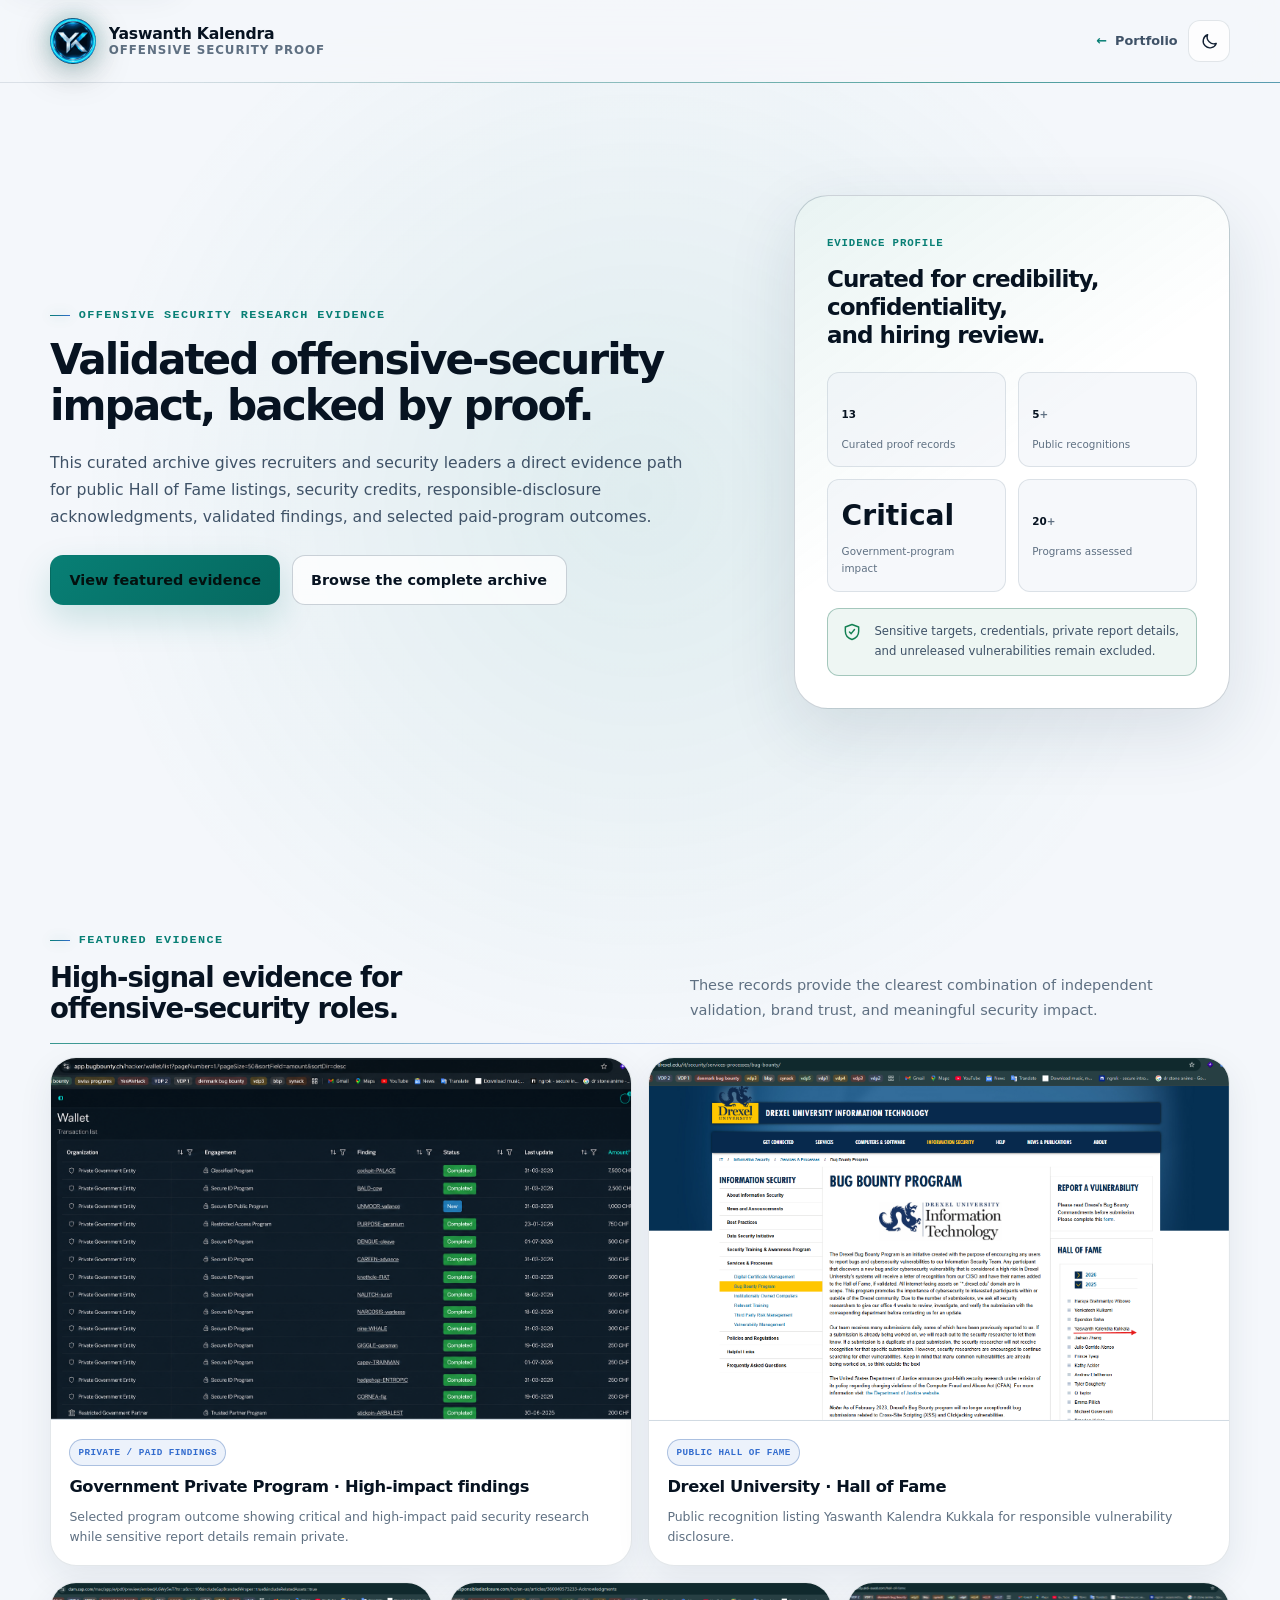
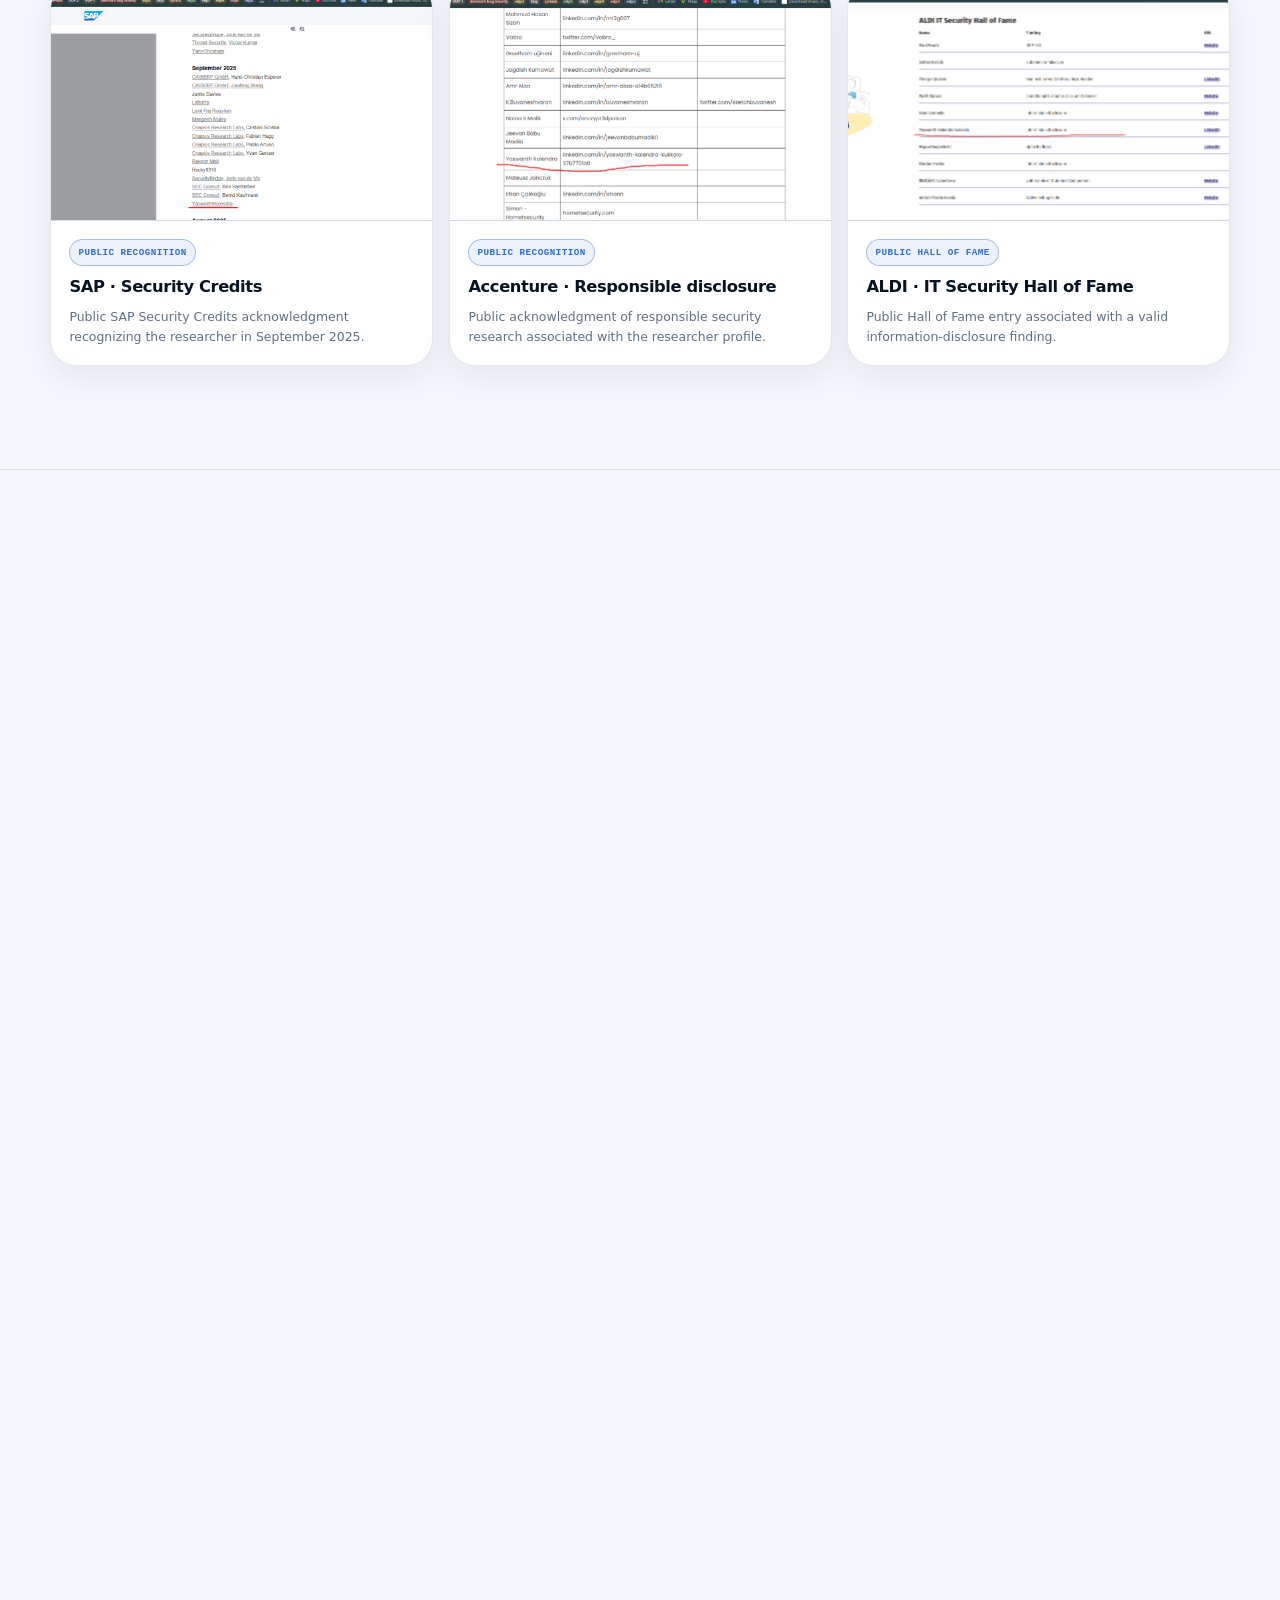
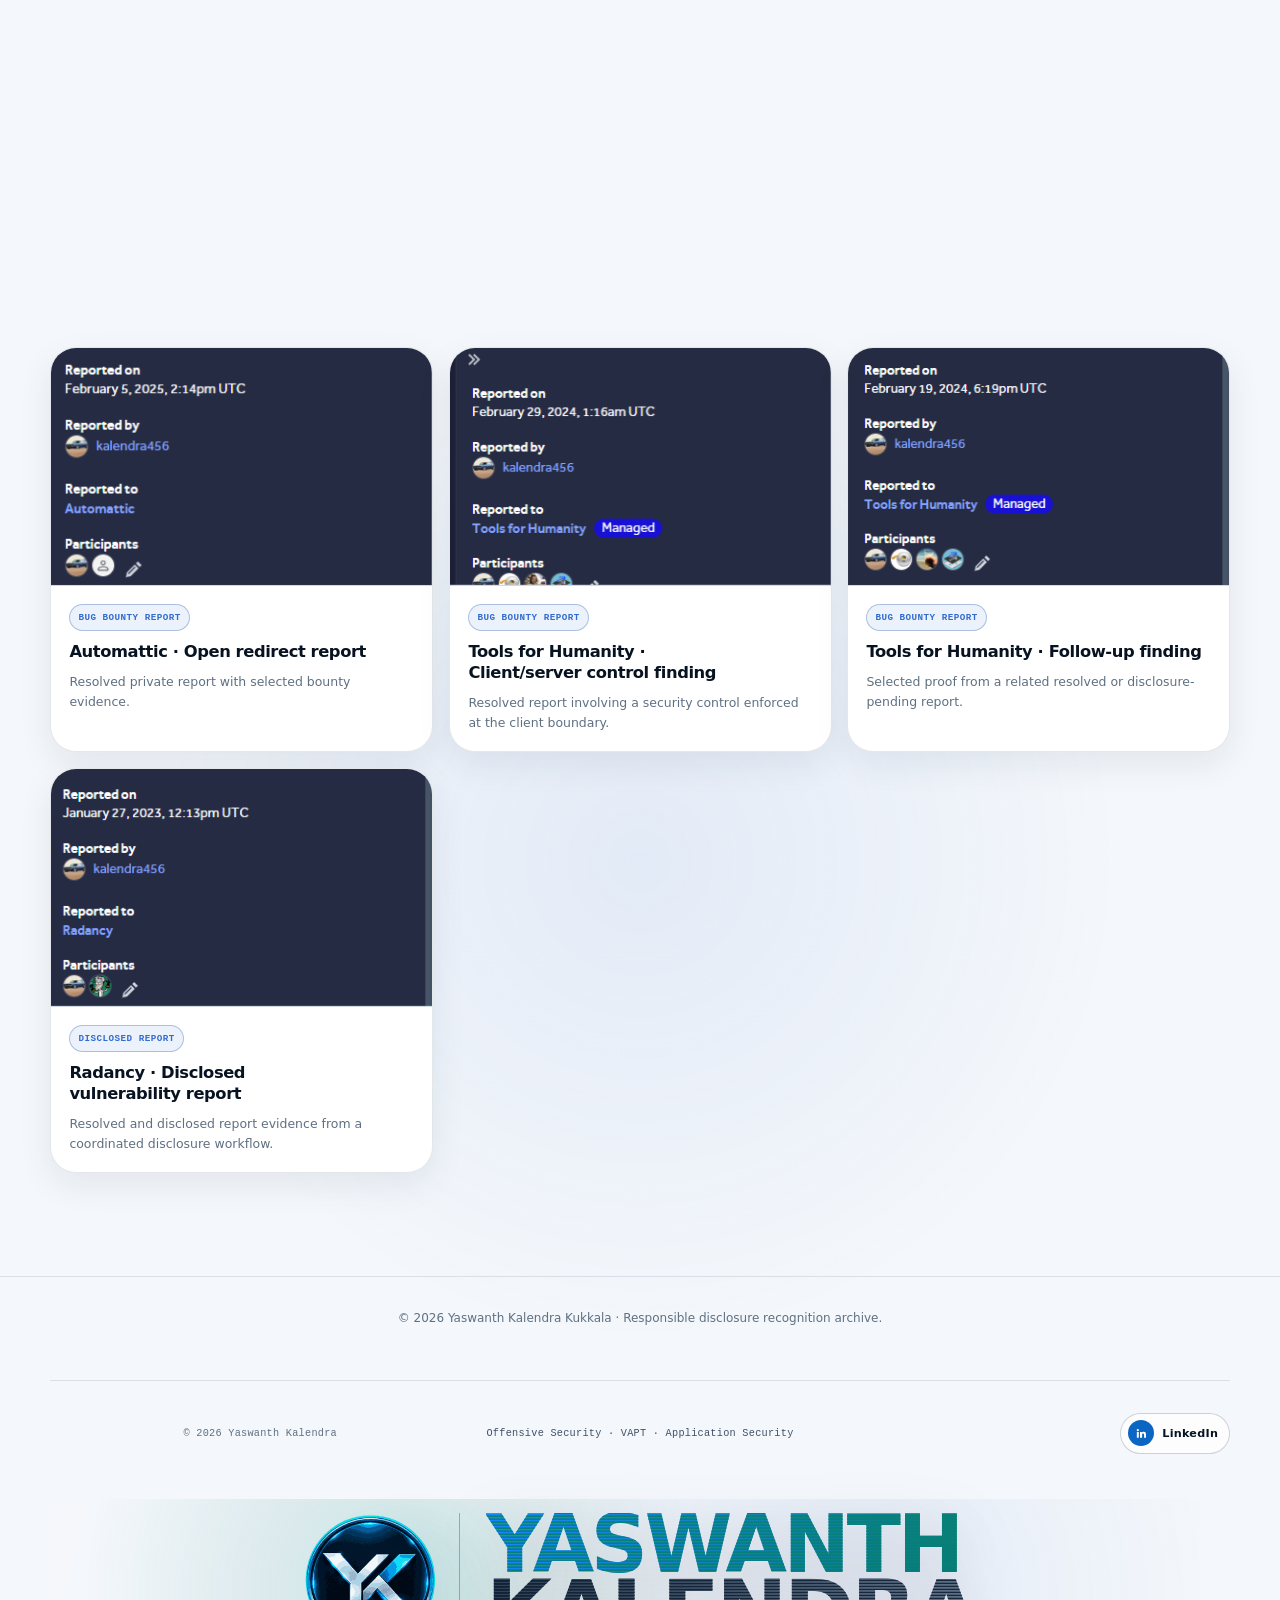
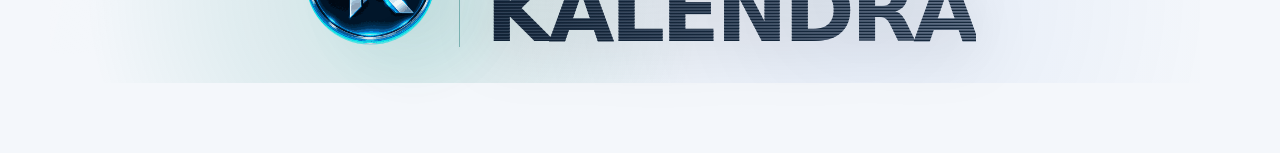
<file: photo-gallery/index.html>
<!doctype html>
<html lang="en" data-theme="dark">
<head>
  <meta charset="utf-8">
  <meta name="viewport" content="width=device-width, initial-scale=1">
  <meta name="color-scheme" content="dark light">
  <meta name="theme-color" content="#07111f">
  <meta name="robots" content="index, follow">
  <title>Offensive Security Recognition &amp; Proof | Yaswanth Kalendra</title>
  <meta name="description" content="Public evidence of Yaswanth Kalendra’s offensive-security research, validated findings, responsible-disclosure acknowledgments, Hall of Fame listings, and selected paid-program outcomes.">
  <link rel="canonical" href="https://kalendra456.github.io/kalendra/photo-gallery/">
  <meta property="og:type" content="website">
  <meta property="og:url" content="https://kalendra456.github.io/kalendra/photo-gallery/">
  <meta property="og:title" content="Offensive Security Recognition &amp; Proof | Yaswanth Kalendra">
  <meta property="og:description" content="Responsible disclosure acknowledgments and selected evidence of real-world security research impact.">
  <meta property="og:image" content="https://kalendra456.github.io/kalendra/photo-gallery/images/drexel-university-hall-of-fame.png">
  <link rel="icon" href="../assets/yk-final-logo-v4.png" type="image/png">
  <link rel="apple-touch-icon" href="../assets/yk-final-logo-v4.png">
  <link rel="stylesheet" href="../style.css?v=28">
  <link rel="stylesheet" href="../polish.css?v=1">
  <link rel="stylesheet" href="../typography.css?v=1">
  <script>
    (() => {
      document.documentElement.classList.add('js');
      try {
        const stored = localStorage.getItem('portfolio-theme');
        const systemLight = window.matchMedia('(prefers-color-scheme: light)').matches;
        document.documentElement.dataset.theme = stored || (systemLight ? 'light' : 'dark');
      } catch (_) {
        document.documentElement.dataset.theme = 'dark';
      }
    })();
  </script>
  <link rel="stylesheet" href="../footer-signature.css?v=8">
</head>
<body class="gallery-body">
  <div class="scroll-progress" aria-hidden="true"><span id="scrollProgress"></span></div>
  <a class="skip-link" href="#gallery-content">Skip to gallery</a>

  <header class="gallery-header">
    <div class="shell gallery-header-inner">
      <a class="brand" href="../" aria-label="Return to Yaswanth Kalendra portfolio">
        <img class="brand-mark" src="../assets/yk-final-logo-v4.png" width="42" height="42" alt="">
        <span class="brand-copy"><strong>Yaswanth Kalendra</strong><span>Offensive security proof</span></span>
      </a>
      <div class="header-actions">
        <a class="gallery-back" href="../"><span aria-hidden="true">←</span> Portfolio</a>
        <button class="icon-button theme-toggle" id="themeToggle" type="button" aria-label="Switch color theme" aria-pressed="false">
          <svg class="sun-icon" viewBox="0 0 24 24" aria-hidden="true"><circle cx="12" cy="12" r="4"></circle><path d="M12 2v2M12 20v2M4.93 4.93l1.42 1.42M17.66 17.66l1.41 1.41M2 12h2M20 12h2M4.93 19.07l1.42-1.41M17.66 6.34l1.41-1.41"></path></svg>
          <svg class="moon-icon" viewBox="0 0 24 24" aria-hidden="true"><path d="M20.5 14.4A8.5 8.5 0 0 1 9.6 3.5 8.5 8.5 0 1 0 20.5 14.4Z"></path></svg>
        </button>
      </div>
    </div>
  </header>

  <main id="gallery-content">
    <section class="gallery-hero shell">
      <div class="gallery-hero-copy" data-reveal>
        <p class="eyebrow">Offensive security research evidence</p>
        <h1>Validated offensive-security impact, backed by proof.</h1>
        <p>This curated archive gives recruiters and security leaders a direct evidence path for public Hall of Fame listings, security credits, responsible-disclosure acknowledgments, validated findings, and selected paid-program outcomes.</p>
        <div class="gallery-actions">
          <a class="button" href="#featured-proof">View featured evidence</a>
          <a class="button button-secondary" href="#complete-proof">Browse the complete archive</a>
        </div>
      </div>

      <aside class="gallery-overview" data-reveal aria-label="Recognition archive summary">
        <span>Evidence profile</span>
        <h2>Curated for credibility, confidentiality, and hiring review.</h2>
        <div class="gallery-stats">
          <div><strong>13</strong><span>Curated proof records</span></div>
          <div><strong>5+</strong><span>Public recognitions</span></div>
          <div><strong>Critical</strong><span>Government-program impact</span></div>
          <div><strong>20+</strong><span>Programs assessed</span></div>
        </div>
        <div class="gallery-note">
          <svg viewBox="0 0 24 24" aria-hidden="true"><path d="M12 3 4 6v5c0 5 3.4 8.4 8 10 4.6-1.6 8-5 8-10V6l-8-3Z"></path><path d="m9 12 2 2 4-5"></path></svg>
          <span>Sensitive targets, credentials, private report details, and unreleased vulnerabilities remain excluded.</span>
        </div>
      </aside>
    </section>

    <section class="gallery-section" id="featured-proof">
      <div class="shell">
        <div class="gallery-section-heading" data-reveal>
          <div>
            <p class="eyebrow">Featured evidence</p>
            <h2>High-signal evidence for offensive-security roles.</h2>
          </div>
          <p>These records provide the clearest combination of independent validation, brand trust, and meaningful security impact.</p>
        </div>

        <div class="featured-proof-grid">
          <article class="gallery-card" data-reveal>
            <a class="gallery-image" data-lightbox href="images/swiss-bugbounty-findings-list.png" target="_blank" rel="noopener noreferrer" aria-label="Open Government Private Program high-impact findings proof">
              <img src="images/swiss-bugbounty-findings-list.png" alt="Government Private Program high-impact findings summary" loading="eager">
              <span class="gallery-open">Open evidence <svg viewBox="0 0 24 24" aria-hidden="true"><path d="M14 5h5v5M10 14 19 5M19 13v6H5V5h6"></path></svg></span>
            </a>
            <div class="gallery-card-body">
              <span class="proof-type">Private / paid findings</span>
              <h3>Government Private Program · High-impact findings</h3>
              <p>Selected program outcome showing critical and high-impact paid security research while sensitive report details remain private.</p>
            </div>
          </article>

          <article class="gallery-card" data-reveal>
            <a class="gallery-image" data-lightbox href="images/drexel-university-hall-of-fame.png" target="_blank" rel="noopener noreferrer" aria-label="Open Drexel University Hall of Fame proof">
              <img src="images/drexel-university-hall-of-fame.png" alt="Drexel University Hall of Fame listing" loading="eager">
              <span class="gallery-open">Open evidence <svg viewBox="0 0 24 24" aria-hidden="true"><path d="M14 5h5v5M10 14 19 5M19 13v6H5V5h6"></path></svg></span>
            </a>
            <div class="gallery-card-body">
              <span class="proof-type">Public Hall of Fame</span>
              <h3>Drexel University · Hall of Fame</h3>
              <p>Public recognition listing Yaswanth Kalendra Kukkala for responsible vulnerability disclosure.</p>
            </div>
          </article>

          <article class="gallery-card" data-reveal>
            <a class="gallery-image" data-lightbox href="images/sap-security-credits.png" target="_blank" rel="noopener noreferrer" aria-label="Open SAP Security Credits proof">
              <img src="images/sap-security-credits.png" alt="SAP Security Credits listing" loading="lazy">
              <span class="gallery-open">Open evidence <svg viewBox="0 0 24 24" aria-hidden="true"><path d="M14 5h5v5M10 14 19 5M19 13v6H5V5h6"></path></svg></span>
            </a>
            <div class="gallery-card-body">
              <span class="proof-type">Public recognition</span>
              <h3>SAP · Security Credits</h3>
              <p>Public SAP Security Credits acknowledgment recognizing the researcher in September 2025.</p>
            </div>
          </article>

          <article class="gallery-card" data-reveal>
            <a class="gallery-image" data-lightbox href="images/accenture-responsible-disclosure.png" target="_blank" rel="noopener noreferrer" aria-label="Open Accenture responsible disclosure proof">
              <img src="images/accenture-responsible-disclosure.png" alt="Accenture responsible disclosure acknowledgment" loading="lazy">
              <span class="gallery-open">Open evidence <svg viewBox="0 0 24 24" aria-hidden="true"><path d="M14 5h5v5M10 14 19 5M19 13v6H5V5h6"></path></svg></span>
            </a>
            <div class="gallery-card-body">
              <span class="proof-type">Public recognition</span>
              <h3>Accenture · Responsible disclosure</h3>
              <p>Public acknowledgment of responsible security research associated with the researcher profile.</p>
            </div>
          </article>

          <article class="gallery-card" data-reveal>
            <a class="gallery-image" data-lightbox href="images/aldi-it-security-hall-of-fame.png" target="_blank" rel="noopener noreferrer" aria-label="Open ALDI IT Security Hall of Fame proof">
              <img src="images/aldi-it-security-hall-of-fame.png" alt="ALDI IT Security Hall of Fame listing" loading="lazy">
              <span class="gallery-open">Open evidence <svg viewBox="0 0 24 24" aria-hidden="true"><path d="M14 5h5v5M10 14 19 5M19 13v6H5V5h6"></path></svg></span>
            </a>
            <div class="gallery-card-body">
              <span class="proof-type">Public Hall of Fame</span>
              <h3>ALDI · IT Security Hall of Fame</h3>
              <p>Public Hall of Fame entry associated with a valid information-disclosure finding.</p>
            </div>
          </article>
        </div>
      </div>
    </section>

    <section class="gallery-section" id="complete-proof">
      <div class="shell">
        <div class="gallery-section-heading" data-reveal>
          <div>
            <p class="eyebrow">Complete archive</p>
            <h2>All curated recognition records.</h2>
          </div>
          <p>Select any image to inspect the source screenshot in an accessible full-size viewer. Descriptions intentionally avoid exposing sensitive technical detail.</p>
        </div>

        <div class="complete-proof-grid">
          <article class="gallery-card" data-reveal>
            <a class="gallery-image" data-lightbox href="images/swiss-bugbounty-findings-list.png" target="_blank" rel="noopener noreferrer"><img src="images/swiss-bugbounty-findings-list.png" alt="Government Private Program high-impact findings summary" loading="lazy"><span class="gallery-open">Open evidence <svg viewBox="0 0 24 24" aria-hidden="true"><path d="M14 5h5v5M10 14 19 5M19 13v6H5V5h6"></path></svg></span></a>
            <div class="gallery-card-body"><span class="proof-type">Private / paid findings</span><h3>Government Private Program · High-impact findings</h3><p>Selected paid-program outcome showing critical and high-impact research.</p></div>
          </article>

          <article class="gallery-card" data-reveal>
            <a class="gallery-image" data-lightbox href="images/drexel-university-hall-of-fame.png" target="_blank" rel="noopener noreferrer"><img src="images/drexel-university-hall-of-fame.png" alt="Drexel University Hall of Fame listing" loading="lazy"><span class="gallery-open">Open evidence <svg viewBox="0 0 24 24" aria-hidden="true"><path d="M14 5h5v5M10 14 19 5M19 13v6H5V5h6"></path></svg></span></a>
            <div class="gallery-card-body"><span class="proof-type">Public Hall of Fame</span><h3>Drexel University · Hall of Fame</h3><p>Public researcher recognition following responsible disclosure.</p></div>
          </article>

          <article class="gallery-card" data-reveal>
            <a class="gallery-image" data-lightbox href="images/sap-security-credits.png" target="_blank" rel="noopener noreferrer"><img src="images/sap-security-credits.png" alt="SAP Security Credits listing" loading="lazy"><span class="gallery-open">Open evidence <svg viewBox="0 0 24 24" aria-hidden="true"><path d="M14 5h5v5M10 14 19 5M19 13v6H5V5h6"></path></svg></span></a>
            <div class="gallery-card-body"><span class="proof-type">Public recognition</span><h3>SAP · Security Credits</h3><p>Public security credits acknowledgment from SAP.</p></div>
          </article>

          <article class="gallery-card" data-reveal>
            <a class="gallery-image" data-lightbox href="images/accenture-responsible-disclosure.png" target="_blank" rel="noopener noreferrer"><img src="images/accenture-responsible-disclosure.png" alt="Accenture responsible disclosure acknowledgment" loading="lazy"><span class="gallery-open">Open evidence <svg viewBox="0 0 24 24" aria-hidden="true"><path d="M14 5h5v5M10 14 19 5M19 13v6H5V5h6"></path></svg></span></a>
            <div class="gallery-card-body"><span class="proof-type">Public recognition</span><h3>Accenture · Responsible disclosure</h3><p>Public responsible-disclosure acknowledgment.</p></div>
          </article>

          <article class="gallery-card" data-reveal>
            <a class="gallery-image" data-lightbox href="images/aldi-it-security-hall-of-fame.png" target="_blank" rel="noopener noreferrer"><img src="images/aldi-it-security-hall-of-fame.png" alt="ALDI IT Security Hall of Fame listing" loading="lazy"><span class="gallery-open">Open evidence <svg viewBox="0 0 24 24" aria-hidden="true"><path d="M14 5h5v5M10 14 19 5M19 13v6H5V5h6"></path></svg></span></a>
            <div class="gallery-card-body"><span class="proof-type">Public Hall of Fame</span><h3>ALDI · IT Security Hall of Fame</h3><p>Public recognition for a valid information-disclosure finding.</p></div>
          </article>

          <article class="gallery-card" data-reveal>
            <a class="gallery-image" data-lightbox href="images/anne-arundel-government-vdp.png" target="_blank" rel="noopener noreferrer"><img src="images/anne-arundel-government-vdp.png" alt="Anne Arundel County Government VDP validation" loading="lazy"><span class="gallery-open">Open evidence <svg viewBox="0 0 24 24" aria-hidden="true"><path d="M14 5h5v5M10 14 19 5M19 13v6H5V5h6"></path></svg></span></a>
            <div class="gallery-card-body"><span class="proof-type">Government VDP</span><h3>Anne Arundel County Government VDP</h3><p>Validated medium-severity information-disclosure report under a government VDP.</p></div>
          </article>

          <article class="gallery-card" data-reveal>
            <a class="gallery-image" data-lightbox href="images/stanford-remediation-acknowledgment.png" target="_blank" rel="noopener noreferrer"><img src="images/stanford-remediation-acknowledgment.png" alt="Stanford remediation acknowledgment" loading="lazy"><span class="gallery-open">Open evidence <svg viewBox="0 0 24 24" aria-hidden="true"><path d="M14 5h5v5M10 14 19 5M19 13v6H5V5h6"></path></svg></span></a>
            <div class="gallery-card-body"><span class="proof-type">Remediation acknowledgment</span><h3>Stanford · Remediation confirmation</h3><p>Acknowledgment that the reported system was remediated following recommendations.</p></div>
          </article>

          <article class="gallery-card" data-reveal>
            <a class="gallery-image" data-lightbox href="images/hager-group-hall-of-fame-confirmation.png" target="_blank" rel="noopener noreferrer"><img src="images/hager-group-hall-of-fame-confirmation.png" alt="Hager Group Hall of Fame confirmation" loading="lazy"><span class="gallery-open">Open evidence <svg viewBox="0 0 24 24" aria-hidden="true"><path d="M14 5h5v5M10 14 19 5M19 13v6H5V5h6"></path></svg></span></a>
            <div class="gallery-card-body"><span class="proof-type">Acknowledgment</span><h3>Hager Group · Hall of Fame confirmation</h3><p>Confirmation that the resolved vulnerability case would be published in the Hall of Fame.</p></div>
          </article>

          <article class="gallery-card" data-reveal>
            <a class="gallery-image" data-lightbox href="images/axway-valid-finding-confirmation.png" target="_blank" rel="noopener noreferrer"><img src="images/axway-valid-finding-confirmation.png" alt="Axway valid finding confirmation" loading="lazy"><span class="gallery-open">Open evidence <svg viewBox="0 0 24 24" aria-hidden="true"><path d="M14 5h5v5M10 14 19 5M19 13v6H5V5h6"></path></svg></span></a>
            <div class="gallery-card-body"><span class="proof-type">Validated finding</span><h3>Axway · Valid finding confirmation</h3><p>Vendor confirmation that the issue was valid and escalated to system owners.</p></div>
          </article>

          <article class="gallery-card" data-reveal>
            <a class="gallery-image" data-lightbox href="images/automattic-open-redirect-bounty.png" target="_blank" rel="noopener noreferrer"><img src="images/automattic-open-redirect-bounty.png" alt="Automattic open redirect bounty report" loading="lazy"><span class="gallery-open">Open evidence <svg viewBox="0 0 24 24" aria-hidden="true"><path d="M14 5h5v5M10 14 19 5M19 13v6H5V5h6"></path></svg></span></a>
            <div class="gallery-card-body"><span class="proof-type">Bug bounty report</span><h3>Automattic · Open redirect report</h3><p>Resolved private report with selected bounty evidence.</p></div>
          </article>

          <article class="gallery-card" data-reveal>
            <a class="gallery-image" data-lightbox href="images/tools-for-humanity-client-side-security-1.png" target="_blank" rel="noopener noreferrer"><img src="images/tools-for-humanity-client-side-security-1.png" alt="Tools for Humanity client-side security finding" loading="lazy"><span class="gallery-open">Open evidence <svg viewBox="0 0 24 24" aria-hidden="true"><path d="M14 5h5v5M10 14 19 5M19 13v6H5V5h6"></path></svg></span></a>
            <div class="gallery-card-body"><span class="proof-type">Bug bounty report</span><h3>Tools for Humanity · Client/server control finding</h3><p>Resolved report involving a security control enforced at the client boundary.</p></div>
          </article>

          <article class="gallery-card" data-reveal>
            <a class="gallery-image" data-lightbox href="images/tools-for-humanity-client-side-security-2.png" target="_blank" rel="noopener noreferrer"><img src="images/tools-for-humanity-client-side-security-2.png" alt="Tools for Humanity follow-up finding" loading="lazy"><span class="gallery-open">Open evidence <svg viewBox="0 0 24 24" aria-hidden="true"><path d="M14 5h5v5M10 14 19 5M19 13v6H5V5h6"></path></svg></span></a>
            <div class="gallery-card-body"><span class="proof-type">Bug bounty report</span><h3>Tools for Humanity · Follow-up finding</h3><p>Selected proof from a related resolved or disclosure-pending report.</p></div>
          </article>

          <article class="gallery-card" data-reveal>
            <a class="gallery-image" data-lightbox href="images/radancy-disclosed-report.png" target="_blank" rel="noopener noreferrer"><img src="images/radancy-disclosed-report.png" alt="Radancy disclosed vulnerability report" loading="lazy"><span class="gallery-open">Open evidence <svg viewBox="0 0 24 24" aria-hidden="true"><path d="M14 5h5v5M10 14 19 5M19 13v6H5V5h6"></path></svg></span></a>
            <div class="gallery-card-body"><span class="proof-type">Disclosed report</span><h3>Radancy · Disclosed vulnerability report</h3><p>Resolved and disclosed report evidence from a coordinated disclosure workflow.</p></div>
          </article>
        </div>
      </div>
    </section>
  </main>

  <footer class="gallery-footer">
    <div class="shell">© <span id="year"></span> Yaswanth Kalendra Kukkala · Responsible disclosure recognition archive.</div>
  
    <!-- signature-footer -->
    <div class="shell signature-footer" aria-label="Yaswanth Kalendra portfolio signature">
      <div class="signature-footer-meta">
        <span>© 2026 Yaswanth Kalendra</span>
        <span class="signature-footer-role">Offensive Security · VAPT · Application Security</span>
        <a class="signature-linkedin" href="https://www.linkedin.com/in/yaswanth-kalendra-kukkala-37b7701a0/" target="_blank" rel="noopener noreferrer" aria-label="Yaswanth Kalendra on LinkedIn">
          <span class="signature-linkedin-icon" aria-hidden="true">
            <svg viewBox="0 0 24 24"><path d="M5.2 3.7a2.1 2.1 0 1 1 0 4.2 2.1 2.1 0 0 1 0-4.2ZM3.4 9.2H7V20H3.4V9.2Zm5.8 0h3.4v1.5h.05c.48-.9 1.64-1.85 3.38-1.85 3.62 0 4.29 2.38 4.29 5.48V20h-3.57v-5.03c0-1.2-.02-2.75-1.68-2.75-1.68 0-1.94 1.31-1.94 2.66V20H9.2V9.2Z"/></svg>
          </span>
          <span>LinkedIn</span>
        </a>
      </div>
      <div class="signature-wordmark-wrap" aria-hidden="true">
        <div class="signature-wordmark">
          <span class="signature-first">YASWANTH</span>
          <span class="signature-last">KALENDRA</span>
        </div>
      </div>
    </div>
</footer>

  <div class="toast" id="toast" role="status" aria-live="polite" aria-atomic="true"></div>
  <script src="../script.js?v=22" defer></script>
  <script src="../lightbox.js?v=1" defer></script>
</body>
</html>
</file>
<file: style.css>
/*
  Yaswanth Kalendra — Enterprise Portfolio
  Dependency-free design system for the main portfolio, proof gallery, and 404 page.
*/

:root {
  --font-sans: Inter, ui-sans-serif, system-ui, -apple-system, BlinkMacSystemFont, "Segoe UI", sans-serif;
  --font-mono: "SFMono-Regular", Consolas, "Liberation Mono", Menlo, monospace;
  --shell: 1180px;
  --header-height: 82px;
  --radius-xs: 8px;
  --radius-sm: 12px;
  --radius-md: 18px;
  --radius-lg: 26px;
  --radius-xl: 34px;
  --ease: cubic-bezier(.2, .75, .25, 1);
  --transition: 180ms var(--ease);
}

html[data-theme="dark"] {
  color-scheme: dark;
  --bg: #07111f;
  --bg-deep: #040b14;
  --surface: #0b1829;
  --surface-raised: #0e1d31;
  --surface-soft: rgba(18, 38, 63, .7);
  --surface-glass: rgba(8, 21, 36, .78);
  --text: #f4f8fc;
  --text-strong: #ffffff;
  --muted: #9fb0c3;
  --muted-strong: #c4d0dd;
  --border: rgba(151, 177, 204, .17);
  --border-strong: rgba(151, 177, 204, .3);
  --accent: #52d7c5;
  --accent-strong: #38bfae;
  --accent-soft: rgba(82, 215, 197, .12);
  --blue: #78a9ff;
  --blue-soft: rgba(120, 169, 255, .13);
  --success: #57d89c;
  --warning: #f6c667;
  --danger: #ff7d8e;
  --shadow-sm: 0 12px 34px rgba(0, 0, 0, .18);
  --shadow-md: 0 24px 70px rgba(0, 0, 0, .26);
  --shadow-lg: 0 40px 120px rgba(0, 0, 0, .34);
  --header-bg: rgba(7, 17, 31, .76);
  --selection: rgba(82, 215, 197, .28);
}

html[data-theme="light"] {
  color-scheme: light;
  --bg: #f4f7fb;
  --bg-deep: #eaf0f6;
  --surface: #ffffff;
  --surface-raised: #ffffff;
  --surface-soft: rgba(255, 255, 255, .76);
  --surface-glass: rgba(248, 251, 254, .83);
  --text: #142235;
  --text-strong: #071321;
  --muted: #5f7082;
  --muted-strong: #3f5267;
  --border: rgba(45, 69, 94, .13);
  --border-strong: rgba(45, 69, 94, .24);
  --accent: #087f75;
  --accent-strong: #05685f;
  --accent-soft: rgba(8, 127, 117, .09);
  --blue: #326cce;
  --blue-soft: rgba(50, 108, 206, .09);
  --success: #148153;
  --warning: #a96808;
  --danger: #c23c4f;
  --shadow-sm: 0 12px 34px rgba(28, 55, 80, .08);
  --shadow-md: 0 24px 70px rgba(28, 55, 80, .12);
  --shadow-lg: 0 40px 120px rgba(28, 55, 80, .16);
  --header-bg: rgba(244, 247, 251, .82);
  --selection: rgba(8, 127, 117, .18);
}

*,
*::before,
*::after {
  box-sizing: border-box;
}

html {
  scroll-behavior: smooth;
  scroll-padding-top: calc(var(--header-height) + 26px);
  background: var(--bg);
}

body {
  margin: 0;
  min-width: 320px;
  overflow-x: hidden;
  background:
    radial-gradient(circle at 78% -10%, var(--blue-soft), transparent 32rem),
    radial-gradient(circle at 4% 14%, var(--accent-soft), transparent 28rem),
    var(--bg);
  color: var(--text);
  font-family: var(--font-sans);
  font-size: 16px;
  line-height: 1.65;
  text-rendering: optimizeLegibility;
  -webkit-font-smoothing: antialiased;
}

body.nav-open {
  overflow: hidden;
}

::selection {
  background: var(--selection);
  color: var(--text-strong);
}

img,
svg {
  display: block;
}

img {
  max-width: 100%;
}

a {
  color: inherit;
  text-decoration: none;
}

button,
input,
textarea,
select {
  font: inherit;
}

button,
a {
  -webkit-tap-highlight-color: transparent;
}

button {
  color: inherit;
}

svg {
  fill: none;
  stroke: currentColor;
  stroke-width: 1.75;
  stroke-linecap: round;
  stroke-linejoin: round;
}

h1,
h2,
h3,
p {
  margin-top: 0;
}

h1,
h2,
h3 {
  color: var(--text-strong);
  letter-spacing: -.035em;
  line-height: 1.08;
}

h1 {
  font-size: clamp(3.35rem, 7.1vw, 6.8rem);
}

h2 {
  font-size: clamp(2.25rem, 4.5vw, 4.2rem);
}

h3 {
  font-size: 1.35rem;
}

.shell {
  width: min(var(--shell), calc(100% - 48px));
  margin-inline: auto;
}

.skip-link {
  position: fixed;
  z-index: 9999;
  top: 12px;
  left: 12px;
  transform: translateY(-160%);
  border: 1px solid var(--border-strong);
  border-radius: var(--radius-sm);
  background: var(--surface-raised);
  color: var(--text-strong);
  padding: .75rem 1rem;
  font-weight: 800;
  box-shadow: var(--shadow-sm);
  transition: transform var(--transition);
}

.skip-link:focus {
  transform: translateY(0);
}

:focus-visible {
  outline: 3px solid color-mix(in srgb, var(--accent) 64%, transparent);
  outline-offset: 4px;
}

.site-backdrop {
  position: fixed;
  z-index: -2;
  inset: 0;
  overflow: hidden;
  pointer-events: none;
}

.orb {
  position: absolute;
  width: 34rem;
  height: 34rem;
  border-radius: 50%;
  filter: blur(90px);
  opacity: .12;
}

.orb-one {
  top: 2rem;
  right: -16rem;
  background: var(--blue);
}

.orb-two {
  top: 42rem;
  left: -18rem;
  background: var(--accent);
}

.grid-plane {
  position: absolute;
  inset: 0;
  opacity: .2;
  background-image:
    linear-gradient(var(--border) 1px, transparent 1px),
    linear-gradient(90deg, var(--border) 1px, transparent 1px);
  background-size: 64px 64px;
  mask-image: linear-gradient(to bottom, rgba(0, 0, 0, .42), transparent 42%);
}

.scroll-progress {
  position: fixed;
  z-index: 1000;
  top: 0;
  left: 0;
  width: 100%;
  height: 3px;
  pointer-events: none;
}

.scroll-progress span {
  display: block;
  width: 0;
  height: 100%;
  background: linear-gradient(90deg, var(--accent), var(--blue));
  box-shadow: 0 0 16px color-mix(in srgb, var(--accent) 60%, transparent);
}

/* Header */
.site-header {
  position: sticky;
  z-index: 100;
  top: 0;
  border-bottom: 1px solid transparent;
  background: transparent;
  transition: background var(--transition), border-color var(--transition), box-shadow var(--transition);
}

.site-header.is-scrolled {
  border-color: var(--border);
  background: var(--header-bg);
  backdrop-filter: blur(20px) saturate(135%);
  -webkit-backdrop-filter: blur(20px) saturate(135%);
  box-shadow: 0 10px 38px rgba(0, 0, 0, .07);
}

.header-inner {
  display: flex;
  min-height: var(--header-height);
  align-items: center;
  justify-content: space-between;
  gap: 1.2rem;
}

.brand {
  display: inline-flex;
  align-items: center;
  gap: .8rem;
  min-width: 0;
}

.brand-mark {
  flex: 0 0 auto;
  border-radius: 12px;
  filter: drop-shadow(0 8px 18px rgba(42, 149, 139, .16));
}

.brand-copy {
  display: grid;
  line-height: 1.22;
}

.brand-copy strong {
  overflow: hidden;
  color: var(--text-strong);
  font-size: .98rem;
  letter-spacing: -.015em;
  text-overflow: ellipsis;
  white-space: nowrap;
}

.brand-copy span {
  color: var(--muted);
  font-size: .74rem;
  font-weight: 700;
  letter-spacing: .08em;
  text-transform: uppercase;
}

.desktop-nav {
  display: flex;
  align-items: center;
  gap: 1.55rem;
}

.desktop-nav a {
  position: relative;
  color: var(--muted-strong);
  font-size: .87rem;
  font-weight: 720;
  transition: color var(--transition);
}

.desktop-nav a::after {
  position: absolute;
  bottom: -.68rem;
  left: 50%;
  width: 5px;
  height: 5px;
  transform: translateX(-50%) scale(0);
  border-radius: 50%;
  background: var(--accent);
  content: "";
  transition: transform var(--transition);
}

.desktop-nav a:hover,
.desktop-nav a.is-active {
  color: var(--text-strong);
}

.desktop-nav a.is-active::after {
  transform: translateX(-50%) scale(1);
}

.header-actions {
  display: flex;
  align-items: center;
  gap: .65rem;
}

.icon-button {
  display: inline-grid;
  width: 42px;
  height: 42px;
  place-items: center;
  border: 1px solid var(--border);
  border-radius: 12px;
  background: var(--surface-soft);
  cursor: pointer;
  transition: transform var(--transition), border-color var(--transition), background var(--transition);
}

.icon-button:hover {
  transform: translateY(-2px);
  border-color: var(--border-strong);
  background: var(--surface-raised);
}

.icon-button svg {
  width: 19px;
  height: 19px;
}

html[data-theme="dark"] .moon-icon,
html[data-theme="light"] .sun-icon {
  display: none;
}

.menu-toggle {
  display: none;
}

.mobile-nav {
  display: none;
}

.mobile-nav[hidden] {
  display: none;
}

/* Buttons and links */
.button {
  display: inline-flex;
  min-height: 50px;
  align-items: center;
  justify-content: center;
  gap: .65rem;
  border: 1px solid transparent;
  border-radius: 13px;
  background: linear-gradient(135deg, var(--accent), var(--accent-strong));
  color: #04110f;
  padding: .82rem 1.15rem;
  font-size: .9rem;
  font-weight: 850;
  line-height: 1;
  box-shadow: 0 14px 34px color-mix(in srgb, var(--accent) 18%, transparent);
  transition: transform var(--transition), box-shadow var(--transition), filter var(--transition), border-color var(--transition), background var(--transition);
}

.button:hover {
  transform: translateY(-2px);
  filter: brightness(1.04);
  box-shadow: 0 18px 42px color-mix(in srgb, var(--accent) 24%, transparent);
}

.button svg {
  width: 18px;
  height: 18px;
}

.button-small {
  min-height: 42px;
  padding: .68rem .95rem;
  border-radius: 11px;
  font-size: .83rem;
}

.button-secondary {
  border-color: var(--border-strong);
  background: var(--surface-soft);
  color: var(--text-strong);
  box-shadow: none;
}

.button-secondary:hover {
  border-color: color-mix(in srgb, var(--accent) 52%, var(--border));
  background: var(--surface-raised);
  box-shadow: var(--shadow-sm);
}

.text-link {
  display: inline-flex;
  align-items: center;
  gap: .45rem;
  color: var(--text-strong);
  font-size: .9rem;
  font-weight: 820;
}

.text-link span {
  color: var(--accent);
  transition: transform var(--transition);
}

.text-link:hover span {
  transform: translateX(4px);
}

/* Hero */
.hero {
  display: grid;
  min-height: calc(100vh - var(--header-height));
  align-items: center;
  grid-template-columns: minmax(0, 1.08fr) minmax(420px, .82fr);
  gap: clamp(2.5rem, 6vw, 6rem);
  padding-block: clamp(4.5rem, 8vw, 7.5rem) 4.5rem;
}

.hero-copy {
  max-width: 720px;
}

.availability-chip {
  display: inline-flex;
  align-items: center;
  gap: .55rem;
  margin-bottom: 1.35rem;
  border: 1px solid color-mix(in srgb, var(--success) 33%, var(--border));
  border-radius: 999px;
  background: color-mix(in srgb, var(--success) 8%, var(--surface-soft));
  color: var(--muted-strong);
  padding: .48rem .76rem;
  font-size: .76rem;
  font-weight: 760;
}

.status-dot {
  position: relative;
  width: 8px;
  height: 8px;
  flex: 0 0 auto;
  border-radius: 50%;
  background: var(--success);
  box-shadow: 0 0 0 4px color-mix(in srgb, var(--success) 14%, transparent);
}

.status-dot::after {
  position: absolute;
  inset: -5px;
  border: 1px solid var(--success);
  border-radius: 50%;
  content: "";
  animation: status-pulse 2.4s ease-out infinite;
}

@keyframes status-pulse {
  0% { transform: scale(.55); opacity: .7; }
  75%, 100% { transform: scale(1.55); opacity: 0; }
}

.eyebrow {
  margin-bottom: .8rem;
  color: var(--accent);
  font-family: var(--font-mono);
  font-size: .74rem;
  font-weight: 800;
  letter-spacing: .12em;
  line-height: 1.4;
  text-transform: uppercase;
}

.hero h1 {
  max-width: 780px;
  margin-bottom: 1.5rem;
  letter-spacing: -.062em;
}

.hero h1 span {
  color: var(--muted);
}

.hero-lead {
  max-width: 680px;
  margin-bottom: 1.8rem;
  color: var(--muted-strong);
  font-size: clamp(1.05rem, 1.5vw, 1.2rem);
  line-height: 1.75;
}

.hero-lead strong {
  color: var(--text-strong);
  font-weight: 780;
}

.hero-actions {
  display: flex;
  flex-wrap: wrap;
  gap: .75rem;
}

.hero-links {
  display: flex;
  flex-wrap: wrap;
  gap: 1rem;
  margin-top: 1.45rem;
}

.hero-links a {
  display: inline-flex;
  align-items: center;
  gap: .45rem;
  color: var(--muted);
  font-size: .84rem;
  font-weight: 760;
  transition: color var(--transition);
}

.hero-links a:hover {
  color: var(--text-strong);
}

.hero-links svg {
  width: 16px;
  height: 16px;
}

.hero-visual {
  position: relative;
  min-width: 0;
}

.hero-visual::before,
.hero-visual::after {
  position: absolute;
  z-index: -1;
  border-radius: 50%;
  content: "";
  filter: blur(50px);
}

.hero-visual::before {
  top: -8%;
  right: 0;
  width: 50%;
  height: 50%;
  background: color-mix(in srgb, var(--blue) 20%, transparent);
}

.hero-visual::after {
  bottom: -8%;
  left: -6%;
  width: 45%;
  height: 45%;
  background: color-mix(in srgb, var(--accent) 18%, transparent);
}

.security-console {
  overflow: hidden;
  border: 1px solid var(--border-strong);
  border-radius: var(--radius-xl);
  background:
    linear-gradient(145deg, color-mix(in srgb, var(--surface-raised) 96%, transparent), color-mix(in srgb, var(--surface) 88%, transparent));
  box-shadow: var(--shadow-lg);
  transform: perspective(1200px) rotateY(-2.2deg) rotateX(1deg);
  transition: transform 420ms var(--ease), box-shadow 420ms var(--ease);
}

.security-console:hover {
  transform: perspective(1200px) rotateY(0) rotateX(0) translateY(-5px);
  box-shadow: 0 48px 130px rgba(0, 0, 0, .4);
}

.console-bar {
  display: grid;
  min-height: 54px;
  align-items: center;
  grid-template-columns: 1fr auto 1fr;
  border-bottom: 1px solid var(--border);
  padding: 0 1rem;
  color: var(--muted);
  font-family: var(--font-mono);
  font-size: .7rem;
}

.console-dots {
  display: flex;
  gap: 6px;
}

.console-dots span {
  width: 8px;
  height: 8px;
  border-radius: 50%;
  background: var(--border-strong);
}

.console-dots span:nth-child(1) { background: #ff7d8e; }
.console-dots span:nth-child(2) { background: #f6c667; }
.console-dots span:nth-child(3) { background: #57d89c; }

.console-state {
  display: inline-flex;
  align-items: center;
  justify-self: end;
  gap: .38rem;
  color: var(--success);
}

.console-state i,
.console-footer i,
.case-status i {
  width: 6px;
  height: 6px;
  border-radius: 50%;
  background: currentColor;
}

.console-body {
  padding: clamp(1.35rem, 3vw, 2rem);
}

.console-heading {
  display: flex;
  align-items: flex-start;
  justify-content: space-between;
  gap: 1rem;
  margin-bottom: 1.6rem;
}

.console-heading p {
  margin-bottom: .35rem;
  color: var(--muted);
  font-family: var(--font-mono);
  font-size: .7rem;
  letter-spacing: .08em;
  text-transform: uppercase;
}

.console-heading h2 {
  margin-bottom: 0;
  font-size: clamp(1.5rem, 3vw, 2rem);
}

.risk-badge {
  flex: 0 0 auto;
  border: 1px solid color-mix(in srgb, var(--accent) 35%, var(--border));
  border-radius: 999px;
  background: var(--accent-soft);
  color: var(--accent);
  padding: .38rem .55rem;
  font-family: var(--font-mono);
  font-size: .64rem;
  font-weight: 850;
  letter-spacing: .06em;
  text-transform: uppercase;
}

.profile-row {
  display: flex;
  align-items: center;
  justify-content: space-between;
  gap: 1rem;
  border-top: 1px solid var(--border);
  padding: .9rem 0;
}

.row-label {
  color: var(--muted);
  font-size: .78rem;
}

.profile-row strong {
  color: var(--text-strong);
  font-size: .79rem;
  font-weight: 760;
  text-align: right;
}

.signal-panel {
  margin-top: 1rem;
  border: 1px solid var(--border);
  border-radius: var(--radius-md);
  background: color-mix(in srgb, var(--bg-deep) 55%, transparent);
  padding: 1rem;
}

.signal-title {
  display: flex;
  justify-content: space-between;
  margin-bottom: .9rem;
  color: var(--muted);
  font-family: var(--font-mono);
  font-size: .65rem;
  letter-spacing: .05em;
  text-transform: uppercase;
}

.signal-line {
  position: relative;
  display: grid;
  height: 24px;
  align-items: center;
  margin-top: .45rem;
  border-radius: 7px;
  background: color-mix(in srgb, var(--surface-raised) 85%, transparent);
  overflow: hidden;
}

.signal-line i {
  position: absolute;
  inset: 0 auto 0 0;
  width: var(--level);
  background: linear-gradient(90deg, color-mix(in srgb, var(--accent) 24%, transparent), color-mix(in srgb, var(--blue) 18%, transparent));
}

.signal-line span {
  position: relative;
  z-index: 1;
  padding-left: .65rem;
  color: var(--muted-strong);
  font-family: var(--font-mono);
  font-size: .64rem;
}

.console-footer {
  display: flex;
  justify-content: space-between;
  gap: 1rem;
  margin-top: 1rem;
  color: var(--muted);
  font-size: .67rem;
}

.console-footer span:first-child {
  display: inline-flex;
  align-items: center;
  gap: .4rem;
  color: var(--success);
}

/* Metrics and trust */
.metrics {
  display: grid;
  grid-template-columns: repeat(4, minmax(0, 1fr));
  border-block: 1px solid var(--border);
}

.metrics article {
  min-width: 0;
  padding: 1.75rem clamp(1rem, 2.5vw, 2rem);
}

.metrics article + article {
  border-left: 1px solid var(--border);
}

.metrics strong {
  display: block;
  margin-bottom: .45rem;
  color: var(--text-strong);
  font-size: clamp(1.8rem, 3vw, 2.65rem);
  font-weight: 820;
  letter-spacing: -.05em;
  line-height: 1;
}

.metrics strong span {
  color: var(--accent);
}

.metrics p {
  margin-bottom: 0;
  color: var(--muted);
  font-size: .78rem;
  line-height: 1.55;
}

.trust-strip {
  display: flex;
  align-items: center;
  justify-content: space-between;
  gap: 2rem;
  padding-block: 1.7rem;
}

.trust-strip > p {
  min-width: 190px;
  margin: 0;
  color: var(--muted);
  font-family: var(--font-mono);
  font-size: .65rem;
  font-weight: 800;
  letter-spacing: .08em;
  text-transform: uppercase;
}

.trust-strip > div {
  display: flex;
  flex: 1;
  flex-wrap: wrap;
  align-items: center;
  justify-content: flex-end;
  gap: .65rem;
}

.trust-strip span {
  border: 1px solid var(--border);
  border-radius: 999px;
  background: var(--surface-soft);
  color: var(--muted-strong);
  padding: .45rem .7rem;
  font-size: .72rem;
  font-weight: 780;
}

/* Sections */
.section {
  padding-block: clamp(5.5rem, 10vw, 9rem);
}

.section-heading {
  display: grid;
  align-items: end;
  grid-template-columns: minmax(0, 1.15fr) minmax(320px, .65fr);
  gap: clamp(2rem, 7vw, 7rem);
  margin-bottom: clamp(2.3rem, 5vw, 4rem);
}

.section-heading h2 {
  max-width: 760px;
  margin-bottom: 0;
}

.section-heading > p {
  margin-bottom: .15rem;
  color: var(--muted);
  font-size: .98rem;
  line-height: 1.78;
}

.compact-heading {
  grid-template-columns: 1fr;
}

.card {
  border: 1px solid var(--border);
  background: linear-gradient(150deg, var(--surface-raised), var(--surface));
  box-shadow: var(--shadow-sm);
}

/* Expertise */
.expertise-grid {
  display: grid;
  grid-template-columns: repeat(2, minmax(0, 1fr));
  gap: 1rem;
}

.expertise-card {
  position: relative;
  overflow: hidden;
  min-height: 330px;
  border-radius: var(--radius-lg);
  padding: clamp(1.45rem, 3vw, 2rem);
  transition: transform 300ms var(--ease), border-color 300ms var(--ease), box-shadow 300ms var(--ease);
}

.expertise-card::after {
  position: absolute;
  right: -55px;
  bottom: -75px;
  width: 190px;
  height: 190px;
  border-radius: 50%;
  background: var(--accent-soft);
  content: "";
  filter: blur(6px);
  opacity: .8;
}

.expertise-card:hover {
  transform: translateY(-5px);
  border-color: color-mix(in srgb, var(--accent) 34%, var(--border));
  box-shadow: var(--shadow-md);
}

.card-index {
  position: absolute;
  top: 1.4rem;
  right: 1.4rem;
  color: var(--border-strong);
  font-family: var(--font-mono);
  font-size: 1.1rem;
  font-weight: 850;
}

.card-icon {
  display: grid;
  width: 48px;
  height: 48px;
  place-items: center;
  margin-bottom: 1.3rem;
  border: 1px solid color-mix(in srgb, var(--accent) 28%, var(--border));
  border-radius: 14px;
  background: var(--accent-soft);
  color: var(--accent);
}

.card-icon svg {
  width: 23px;
  height: 23px;
}

.expertise-card h3 {
  margin-bottom: .8rem;
  font-size: 1.42rem;
}

.expertise-card > p {
  max-width: 530px;
  color: var(--muted);
  font-size: .92rem;
}

.compact-list {
  position: relative;
  z-index: 1;
  display: grid;
  gap: .45rem;
  margin: 1.15rem 0 0;
  padding: 0;
  list-style: none;
}

.compact-list li {
  display: flex;
  align-items: center;
  gap: .55rem;
  color: var(--muted-strong);
  font-size: .82rem;
}

.compact-list li::before {
  width: 5px;
  height: 5px;
  flex: 0 0 auto;
  border-radius: 50%;
  background: var(--accent);
  content: "";
}


/* Advanced research: complex logic and protocol security */
.protocol-research-card {
  position: relative;
  display: grid;
  overflow: hidden;
  align-items: center;
  grid-template-columns: minmax(0, 1.22fr) minmax(300px, .78fr);
  gap: clamp(1.6rem, 5vw, 4rem);
  margin-top: 1rem;
  border-color: color-mix(in srgb, var(--blue) 24%, var(--border));
  border-radius: var(--radius-xl);
  background:
    radial-gradient(circle at 92% 10%, color-mix(in srgb, var(--blue) 17%, transparent), transparent 24rem),
    linear-gradient(135deg, color-mix(in srgb, var(--accent) 8%, transparent), transparent 42%),
    linear-gradient(150deg, var(--surface-raised), var(--surface));
  padding: clamp(1.6rem, 4vw, 2.5rem);
  box-shadow: var(--shadow-md);
  transition: transform 320ms var(--ease), border-color 320ms var(--ease), box-shadow 320ms var(--ease);
}

.protocol-research-card::before {
  position: absolute;
  top: 0;
  left: -35%;
  width: 34%;
  height: 1px;
  background: linear-gradient(90deg, transparent, var(--accent), transparent);
  content: "";
  opacity: .72;
  animation: protocolScan 7s ease-in-out infinite;
}

.protocol-research-card::after {
  position: absolute;
  right: -7rem;
  bottom: -10rem;
  width: 24rem;
  height: 24rem;
  border-radius: 50%;
  background: color-mix(in srgb, var(--blue) 10%, transparent);
  content: "";
  filter: blur(12px);
}

.protocol-research-card:hover {
  transform: translateY(-5px);
  border-color: color-mix(in srgb, var(--accent) 42%, var(--border));
  box-shadow: var(--shadow-lg);
}

.protocol-research-copy,
.protocol-capabilities {
  position: relative;
  z-index: 1;
}

.protocol-research-heading {
  display: flex;
  align-items: flex-start;
  gap: 1rem;
  margin-bottom: 1rem;
}

.protocol-icon {
  flex: 0 0 auto;
  margin-bottom: 0;
  border-color: color-mix(in srgb, var(--blue) 30%, var(--border));
  background: linear-gradient(145deg, var(--accent-soft), var(--blue-soft));
  color: color-mix(in srgb, var(--accent) 65%, var(--blue));
}

.protocol-research-card h3 {
  margin: .15rem 0 0;
  font-size: clamp(1.75rem, 3.2vw, 2.55rem);
}

.protocol-research-copy > p:not(.protocol-research-note) {
  max-width: 760px;
  margin-bottom: 1rem;
  color: var(--muted-strong);
  font-size: .98rem;
  line-height: 1.78;
}

.protocol-research-note {
  max-width: 760px;
  margin: 0;
  border-left: 2px solid color-mix(in srgb, var(--accent) 55%, transparent);
  padding-left: .85rem;
  color: var(--muted);
  font-size: .76rem;
}

.protocol-capabilities {
  display: grid;
  grid-template-columns: repeat(2, minmax(0, 1fr));
  gap: .65rem;
}

.protocol-capabilities span {
  display: flex;
  min-height: 46px;
  align-items: center;
  border: 1px solid var(--border);
  border-radius: 12px;
  background: color-mix(in srgb, var(--bg-deep) 48%, transparent);
  color: var(--muted-strong);
  padding: .65rem .75rem;
  font-family: var(--font-mono);
  font-size: .68rem;
  font-weight: 760;
  letter-spacing: .025em;
  transition: transform var(--transition), border-color var(--transition), color var(--transition);
}

.protocol-capabilities span::before {
  width: 6px;
  height: 6px;
  flex: 0 0 auto;
  margin-right: .55rem;
  border-radius: 50%;
  background: linear-gradient(135deg, var(--accent), var(--blue));
  box-shadow: 0 0 12px color-mix(in srgb, var(--accent) 45%, transparent);
  content: "";
}

.protocol-capabilities span:hover {
  transform: translateX(3px);
  border-color: color-mix(in srgb, var(--accent) 34%, var(--border));
  color: var(--text-strong);
}

.text-link small {
  color: var(--muted);
  font-size: .68rem;
  font-weight: 650;
}

@keyframes protocolScan {
  0%, 18% { transform: translateX(0); opacity: 0; }
  28%, 72% { opacity: .72; }
  82%, 100% { transform: translateX(400%); opacity: 0; }
}
/* Methodology */
.methodology-section {
  position: relative;
  border-block: 1px solid var(--border);
  background:
    linear-gradient(135deg, color-mix(in srgb, var(--accent) 5%, transparent), transparent 36%),
    color-mix(in srgb, var(--bg-deep) 72%, var(--surface));
}

.methodology-layout {
  display: grid;
  align-items: start;
  grid-template-columns: minmax(0, .72fr) minmax(0, 1fr);
  gap: clamp(3rem, 9vw, 8rem);
}

.methodology-copy {
  position: sticky;
  top: calc(var(--header-height) + 3rem);
}

.methodology-copy h2 {
  margin-bottom: 1.2rem;
  font-size: clamp(2.2rem, 4.3vw, 3.8rem);
}

.methodology-copy > p {
  margin-bottom: 1.3rem;
  color: var(--muted);
  line-height: 1.78;
}

.methodology-steps {
  margin: 0;
  padding: 0;
  list-style: none;
  counter-reset: methodology;
}

.methodology-steps li {
  display: grid;
  grid-template-columns: 70px 1fr;
  gap: 1.3rem;
  border-top: 1px solid var(--border);
  padding: 1.8rem 0;
}

.methodology-steps li:last-child {
  border-bottom: 1px solid var(--border);
}

.methodology-steps > li > span {
  display: grid;
  width: 48px;
  height: 48px;
  place-items: center;
  border: 1px solid var(--border-strong);
  border-radius: 14px;
  background: var(--surface-soft);
  color: var(--accent);
  font-family: var(--font-mono);
  font-size: .75rem;
  font-weight: 850;
}

.methodology-steps h3 {
  margin-bottom: .45rem;
  font-size: 1.25rem;
}

.methodology-steps p {
  margin-bottom: 0;
  color: var(--muted);
  font-size: .9rem;
}

/* Experience */
.timeline {
  position: relative;
}

.timeline::before {
  position: absolute;
  top: 12px;
  bottom: 12px;
  left: 15px;
  width: 1px;
  background: var(--border-strong);
  content: "";
}

.timeline-item {
  position: relative;
  display: grid;
  grid-template-columns: 48px 180px minmax(0, 1fr);
  gap: 1rem;
  padding: 0 0 3.8rem;
}

.timeline-item:last-child {
  padding-bottom: 0;
}

.timeline-marker {
  position: relative;
  z-index: 1;
  padding-top: 8px;
}

.timeline-marker span {
  display: block;
  width: 31px;
  height: 31px;
  border: 8px solid var(--bg);
  border-radius: 50%;
  background: var(--muted);
  box-shadow: 0 0 0 1px var(--border-strong);
}

.timeline-item.featured .timeline-marker span {
  background: var(--accent);
  box-shadow: 0 0 0 1px var(--accent), 0 0 22px color-mix(in srgb, var(--accent) 28%, transparent);
}

.timeline-meta {
  display: grid;
  align-content: start;
  gap: .2rem;
  padding-top: .5rem;
  color: var(--muted);
  font-family: var(--font-mono);
  font-size: .7rem;
}

.timeline-meta span:first-child {
  color: var(--text-strong);
  font-weight: 800;
}

.timeline-content {
  border: 1px solid var(--border);
  border-radius: var(--radius-lg);
  background: var(--surface-soft);
  padding: clamp(1.4rem, 3vw, 2rem);
}

.timeline-item.featured .timeline-content {
  border-color: color-mix(in srgb, var(--accent) 28%, var(--border));
  background:
    linear-gradient(135deg, var(--accent-soft), transparent 42%),
    var(--surface-soft);
}

.role-heading {
  display: flex;
  align-items: flex-start;
  justify-content: space-between;
  gap: 1rem;
  margin-bottom: 1rem;
}

.role-heading h3 {
  margin-bottom: 0;
  font-size: clamp(1.35rem, 2.4vw, 1.9rem);
}

.role-badge {
  flex: 0 0 auto;
  border: 1px solid color-mix(in srgb, var(--accent) 32%, var(--border));
  border-radius: 999px;
  background: var(--accent-soft);
  color: var(--accent);
  padding: .35rem .55rem;
  font-family: var(--font-mono);
  font-size: .64rem;
  font-weight: 820;
  text-transform: uppercase;
}

.timeline-content > p {
  color: var(--muted);
}

.experience-points {
  display: grid;
  gap: .65rem;
  margin: 1.1rem 0 0;
  padding: 0;
  list-style: none;
}

.experience-points li {
  position: relative;
  padding-left: 1.1rem;
  color: var(--muted-strong);
  font-size: .88rem;
}

.experience-points li::before {
  position: absolute;
  top: .72em;
  left: 0;
  width: 5px;
  height: 5px;
  border-radius: 50%;
  background: var(--accent);
  content: "";
}

/* Case studies */
.case-study-featured {
  display: grid;
  overflow: hidden;
  grid-template-columns: minmax(0, 1.02fr) minmax(380px, .98fr);
  border: 1px solid color-mix(in srgb, var(--accent) 31%, var(--border));
  border-radius: var(--radius-xl);
  background:
    linear-gradient(135deg, var(--accent-soft), transparent 46%),
    var(--surface-raised);
  box-shadow: var(--shadow-md);
}

.case-copy {
  padding: clamp(1.6rem, 4vw, 3rem);
}

.case-topline {
  display: flex;
  align-items: center;
  justify-content: space-between;
  gap: 1rem;
  margin-bottom: 2rem;
  color: var(--muted);
  font-family: var(--font-mono);
  font-size: .66rem;
  text-transform: uppercase;
}

.case-status {
  display: inline-flex;
  align-items: center;
  gap: .45rem;
  color: var(--success);
}

.case-study h3 {
  margin-bottom: 1rem;
  font-size: clamp(2rem, 4vw, 3.4rem);
}

.case-copy > p:not(.eyebrow) {
  color: var(--muted);
}

.outcome-grid {
  display: grid;
  grid-template-columns: repeat(3, minmax(0, 1fr));
  gap: .65rem;
  margin: 1.5rem 0;
}

.outcome-grid div {
  border: 1px solid var(--border);
  border-radius: var(--radius-sm);
  background: color-mix(in srgb, var(--bg-deep) 45%, transparent);
  padding: .8rem;
}

.outcome-grid strong,
.outcome-grid span {
  display: block;
}

.outcome-grid strong {
  margin-bottom: .25rem;
  color: var(--text-strong);
  font-size: .75rem;
}

.outcome-grid span {
  color: var(--muted);
  font-size: .68rem;
  line-height: 1.45;
}

.tag-list,
.skill-cloud {
  display: flex;
  flex-wrap: wrap;
  gap: .45rem;
}

.tag-list {
  margin: 1rem 0 1.4rem;
}

.tag-list span,
.skill-cloud span {
  border: 1px solid var(--border);
  border-radius: 999px;
  background: var(--surface-soft);
  color: var(--muted-strong);
  padding: .36rem .58rem;
  font-family: var(--font-mono);
  font-size: .64rem;
  font-weight: 720;
}

.case-visual {
  display: grid;
  min-height: 580px;
  place-items: center;
  overflow: hidden;
  border-left: 1px solid var(--border);
  background:
    radial-gradient(circle at 50% 44%, color-mix(in srgb, var(--blue) 15%, transparent), transparent 48%),
    linear-gradient(135deg, color-mix(in srgb, var(--bg-deep) 72%, transparent), var(--surface));
  padding: clamp(1.4rem, 4vw, 3rem);
}

.dashboard-window {
  width: min(100%, 530px);
  overflow: hidden;
  border: 1px solid var(--border-strong);
  border-radius: 18px;
  background: #07101c;
  box-shadow: var(--shadow-lg);
  transform: perspective(1200px) rotateY(-7deg) rotateX(3deg);
}

.dashboard-bar {
  display: flex;
  height: 42px;
  align-items: center;
  gap: 6px;
  border-bottom: 1px solid rgba(255, 255, 255, .08);
  padding: 0 .8rem;
}

.dashboard-bar span {
  width: 7px;
  height: 7px;
  border-radius: 50%;
  background: rgba(255, 255, 255, .18);
}

.dashboard-bar span:nth-child(1) { background: #ff7d8e; }
.dashboard-bar span:nth-child(2) { background: #f6c667; }
.dashboard-bar span:nth-child(3) { background: #57d89c; }

.dashboard-bar b {
  margin-left: auto;
  color: #8192a8;
  font-family: var(--font-mono);
  font-size: .55rem;
  font-weight: 500;
}

.dashboard-body {
  display: grid;
  min-height: 360px;
  grid-template-columns: 54px 1fr;
}

.dash-sidebar {
  display: grid;
  align-content: start;
  gap: .8rem;
  border-right: 1px solid rgba(255, 255, 255, .07);
  padding: 1rem .75rem;
}

.dash-sidebar i {
  height: 8px;
  border-radius: 4px;
  background: rgba(255, 255, 255, .11);
}

.dash-sidebar i:first-child {
  background: #52d7c5;
}

.dash-main {
  padding: 1rem;
}

.dash-kpis {
  display: grid;
  grid-template-columns: repeat(3, 1fr);
  gap: .55rem;
}

.dash-kpis span {
  border: 1px solid rgba(255, 255, 255, .08);
  border-radius: 10px;
  background: rgba(255, 255, 255, .025);
  padding: .65rem;
}

.dash-kpis b,
.dash-kpis small {
  display: block;
}

.dash-kpis b {
  color: #f3f7fb;
  font-size: 1rem;
}

.dash-kpis small {
  margin-top: .18rem;
  color: #72849a;
  font-size: .5rem;
}

.dash-chart {
  display: flex;
  height: 170px;
  align-items: end;
  gap: 8px;
  margin-top: .7rem;
  border: 1px solid rgba(255, 255, 255, .08);
  border-radius: 10px;
  background:
    linear-gradient(rgba(255, 255, 255, .04) 1px, transparent 1px);
  background-size: 100% 25%;
  padding: .8rem;
}

.dash-chart span {
  width: 100%;
  height: var(--h);
  border-radius: 4px 4px 2px 2px;
  background: linear-gradient(180deg, #52d7c5, #2a8e84);
  opacity: .86;
}

.dash-events {
  display: grid;
  gap: .45rem;
  margin-top: .7rem;
}

.dash-events span {
  height: 9px;
  border-radius: 4px;
  background: linear-gradient(90deg, rgba(120, 169, 255, .3), rgba(255, 255, 255, .05));
}

.dash-events span:nth-child(2) { width: 83%; }
.dash-events span:nth-child(3) { width: 92%; }
.dash-events span:nth-child(4) { width: 68%; }

.case-grid {
  display: grid;
  grid-template-columns: repeat(2, minmax(0, 1fr));
  gap: 1rem;
  margin-top: 1rem;
}

.case-card {
  display: flex;
  min-height: 390px;
  flex-direction: column;
  border-radius: var(--radius-lg);
  padding: clamp(1.4rem, 3vw, 2rem);
  transition: transform 300ms var(--ease), border-color 300ms var(--ease), box-shadow 300ms var(--ease);
}

.case-card:hover {
  transform: translateY(-5px);
  border-color: color-mix(in srgb, var(--blue) 30%, var(--border));
  box-shadow: var(--shadow-md);
}

.case-card-head {
  display: flex;
  align-items: center;
  justify-content: space-between;
  margin-bottom: 2rem;
  color: var(--muted);
  font-family: var(--font-mono);
  font-size: .75rem;
}

.case-card-head svg {
  width: 22px;
  height: 22px;
  color: var(--accent);
}

.case-card h3 {
  margin-bottom: .8rem;
  font-size: 1.55rem;
}

.case-card > p:not(.eyebrow) {
  color: var(--muted);
  font-size: .9rem;
}

.case-result {
  margin-top: auto;
  border-left: 2px solid var(--accent);
  padding-left: .9rem;
}

.case-result strong,
.case-result span {
  display: block;
}

.case-result strong {
  color: var(--text-strong);
  font-family: var(--font-mono);
  font-size: .66rem;
  letter-spacing: .07em;
  text-transform: uppercase;
}

.case-result span {
  margin-top: .25rem;
  color: var(--muted);
  font-size: .78rem;
}

.case-card .tag-list {
  margin-bottom: 1rem;
}

.private-label {
  display: inline-flex;
  width: fit-content;
  margin-top: .1rem;
  border: 1px solid var(--border);
  border-radius: 999px;
  color: var(--muted);
  padding: .4rem .6rem;
  font-family: var(--font-mono);
  font-size: .65rem;
}

/* Recognition */
.recognition-section {
  border-block: 1px solid var(--border);
  background:
    linear-gradient(145deg, color-mix(in srgb, var(--blue) 5%, transparent), transparent 48%),
    color-mix(in srgb, var(--bg-deep) 72%, var(--surface));
}

.recognition-layout {
  display: grid;
  align-items: stretch;
  grid-template-columns: minmax(0, .88fr) minmax(0, 1.12fr);
  gap: 1rem;
}

.recognition-summary {
  display: flex;
  flex-direction: column;
  justify-content: center;
  border: 1px solid color-mix(in srgb, var(--accent) 28%, var(--border));
  border-radius: var(--radius-xl);
  background:
    linear-gradient(135deg, var(--accent-soft), transparent 48%),
    var(--surface-raised);
  padding: clamp(1.6rem, 4vw, 3rem);
  box-shadow: var(--shadow-md);
}

.summary-label {
  width: fit-content;
  margin-bottom: 1.2rem;
  border: 1px solid color-mix(in srgb, var(--accent) 30%, var(--border));
  border-radius: 999px;
  background: var(--accent-soft);
  color: var(--accent);
  padding: .4rem .6rem;
  font-family: var(--font-mono);
  font-size: .65rem;
  font-weight: 800;
  letter-spacing: .06em;
  text-transform: uppercase;
}

.recognition-summary h3 {
  margin-bottom: 1rem;
  font-size: clamp(2rem, 3.8vw, 3.2rem);
}

.recognition-summary > p {
  color: var(--muted);
}

.recognition-numbers {
  display: grid;
  grid-template-columns: repeat(3, minmax(0, 1fr));
  gap: .6rem;
  margin: 1.4rem 0 1.7rem;
}

.recognition-numbers div {
  border-top: 1px solid var(--border);
  padding-top: .75rem;
}

.recognition-numbers strong,
.recognition-numbers span {
  display: block;
}

.recognition-numbers strong {
  color: var(--text-strong);
  font-size: 1.1rem;
  letter-spacing: -.03em;
}

.recognition-numbers span {
  margin-top: .25rem;
  color: var(--muted);
  font-size: .65rem;
  line-height: 1.4;
}

.recognition-summary .button {
  width: fit-content;
}

.proof-grid {
  display: grid;
  grid-template-columns: repeat(2, minmax(0, 1fr));
  gap: 1rem;
}

.proof-card {
  position: relative;
  display: block;
  min-height: 260px;
  overflow: hidden;
  border: 1px solid var(--border);
  border-radius: var(--radius-lg);
  background: var(--surface-raised);
  box-shadow: var(--shadow-sm);
  isolation: isolate;
}

.proof-card::after {
  position: absolute;
  z-index: 1;
  inset: 28% 0 0;
  background: linear-gradient(transparent, rgba(2, 9, 17, .9));
  content: "";
}

.proof-card img {
  width: 100%;
  height: 100%;
  min-height: 260px;
  object-fit: cover;
  object-position: top center;
  filter: saturate(.85) contrast(1.02);
  transition: transform 500ms var(--ease), filter 500ms var(--ease);
}

.proof-card:hover img {
  transform: scale(1.045);
  filter: saturate(1.05) contrast(1.03);
}

.proof-card > span {
  position: absolute;
  z-index: 2;
  right: 1rem;
  bottom: 1rem;
  left: 1rem;
}

.proof-card small,
.proof-card strong {
  display: block;
}

.proof-card small {
  color: #aeece3;
  font-family: var(--font-mono);
  font-size: .62rem;
  font-weight: 820;
  letter-spacing: .08em;
  text-transform: uppercase;
}

.proof-card strong {
  margin-top: .25rem;
  color: #fff;
  font-size: .98rem;
}

.disclosure-note {
  display: flex;
  align-items: flex-start;
  gap: 1rem;
  margin-top: 1rem;
  border: 1px solid var(--border);
  border-radius: var(--radius-lg);
  background: var(--surface-soft);
  padding: 1.2rem;
}

.disclosure-note > svg {
  width: 26px;
  height: 26px;
  flex: 0 0 auto;
  color: var(--accent);
}

.disclosure-note strong {
  color: var(--text-strong);
}

.disclosure-note p {
  margin: .25rem 0 0;
  color: var(--muted);
  font-size: .82rem;
}

/* Capabilities */
.capability-grid {
  display: grid;
  grid-template-columns: repeat(2, minmax(0, 1fr));
  gap: 1rem;
}

.capability-group {
  border-radius: var(--radius-lg);
  padding: clamp(1.35rem, 3vw, 2rem);
}

.capability-group h3 {
  margin-bottom: 1.25rem;
  font-size: 1.45rem;
}

.skill-cloud span {
  padding: .5rem .68rem;
}

.credentials-panel {
  display: grid;
  align-items: center;
  grid-template-columns: minmax(0, 1fr) auto;
  gap: 2rem;
  margin-top: 1rem;
  border: 1px solid var(--border);
  border-radius: var(--radius-lg);
  background:
    linear-gradient(135deg, var(--blue-soft), transparent 40%),
    var(--surface-soft);
  padding: clamp(1.4rem, 4vw, 2.2rem);
}

.credentials-panel h3 {
  margin-bottom: .5rem;
  font-size: 1.6rem;
}

.credentials-panel p:last-child {
  margin-bottom: 0;
  color: var(--muted);
  font-size: .88rem;
}

.credential-list {
  display: flex;
  flex-wrap: wrap;
  justify-content: flex-end;
  gap: .55rem;
}

.credential-list > span {
  display: grid;
  min-width: 108px;
  grid-template-columns: auto 1fr;
  grid-template-rows: auto auto;
  column-gap: .55rem;
  border: 1px solid var(--border);
  border-radius: var(--radius-sm);
  background: var(--surface-raised);
  padding: .7rem;
}

.credential-list i {
  width: 8px;
  height: 8px;
  grid-row: 1 / 3;
  align-self: center;
  border-radius: 50%;
  background: var(--warning);
  box-shadow: 0 0 0 4px color-mix(in srgb, var(--warning) 12%, transparent);
}

.credential-list i.complete {
  background: var(--success);
  box-shadow: 0 0 0 4px color-mix(in srgb, var(--success) 12%, transparent);
}

.credential-list strong,
.credential-list small {
  display: block;
}

.credential-list strong {
  color: var(--text-strong);
  font-size: .78rem;
}

.credential-list small {
  color: var(--muted);
  font-size: .62rem;
}

/* Contact */
.contact-section {
  padding-top: 2rem;
}

.contact-panel {
  position: relative;
  display: grid;
  overflow: hidden;
  grid-template-columns: minmax(0, 1.05fr) minmax(360px, .75fr);
  gap: clamp(2rem, 7vw, 6rem);
  border: 1px solid color-mix(in srgb, var(--accent) 29%, var(--border));
  border-radius: var(--radius-xl);
  background:
    radial-gradient(circle at 10% 5%, color-mix(in srgb, var(--accent) 16%, transparent), transparent 34%),
    radial-gradient(circle at 90% 100%, color-mix(in srgb, var(--blue) 13%, transparent), transparent 32%),
    var(--surface-raised);
  padding: clamp(1.6rem, 5vw, 4rem);
  box-shadow: var(--shadow-lg);
}

.contact-copy h2 {
  max-width: 700px;
  margin-bottom: 1rem;
}

.contact-copy > p:not(.eyebrow) {
  max-width: 680px;
  color: var(--muted);
  font-size: 1rem;
}

.contact-actions {
  display: flex;
  flex-wrap: wrap;
  gap: .7rem;
  margin-top: 1.6rem;
}

.contact-card {
  align-self: center;
  border: 1px solid var(--border);
  border-radius: var(--radius-lg);
  background: color-mix(in srgb, var(--bg-deep) 45%, var(--surface-soft));
  padding: 1rem;
}

.contact-card > p {
  margin: .2rem .35rem .8rem;
  color: var(--muted);
  font-family: var(--font-mono);
  font-size: .65rem;
  font-weight: 800;
  letter-spacing: .08em;
  text-transform: uppercase;
}

.contact-card > a {
  display: grid;
  align-items: center;
  grid-template-columns: 42px minmax(0, 1fr) 20px;
  gap: .75rem;
  border-top: 1px solid var(--border);
  padding: .9rem .35rem;
  transition: transform var(--transition), color var(--transition);
}

.contact-card > a:hover {
  transform: translateX(4px);
}

.contact-icon {
  display: grid;
  width: 38px;
  height: 38px;
  place-items: center;
  border: 1px solid var(--border);
  border-radius: 11px;
  background: var(--surface-soft);
  color: var(--accent);
}

.contact-icon svg {
  width: 18px;
  height: 18px;
}

.contact-card small,
.contact-card strong {
  display: block;
}

.contact-card small {
  color: var(--muted);
  font-size: .63rem;
  text-transform: uppercase;
}

.contact-card strong {
  overflow: hidden;
  color: var(--text-strong);
  font-size: .77rem;
  text-overflow: ellipsis;
  white-space: nowrap;
}

.contact-arrow {
  width: 17px;
  height: 17px;
  color: var(--muted);
}

/* Footer */
.site-footer {
  margin-top: clamp(5rem, 9vw, 8rem);
  border-top: 1px solid var(--border);
  background: color-mix(in srgb, var(--bg-deep) 65%, transparent);
}

.footer-inner {
  display: grid;
  min-height: 150px;
  align-items: center;
  grid-template-columns: auto 1fr auto;
  gap: 2rem;
}

.footer-inner > p {
  margin: 0;
  color: var(--muted);
  font-size: .72rem;
  text-align: center;
}

.back-to-top {
  color: var(--muted-strong);
  font-size: .76rem;
  font-weight: 760;
}

.back-to-top span {
  color: var(--accent);
}

.toast {
  position: fixed;
  z-index: 200;
  right: 1rem;
  bottom: 1rem;
  max-width: min(360px, calc(100% - 2rem));
  transform: translateY(130%);
  border: 1px solid var(--border-strong);
  border-radius: var(--radius-sm);
  background: var(--surface-raised);
  color: var(--text-strong);
  padding: .8rem 1rem;
  font-size: .8rem;
  font-weight: 720;
  box-shadow: var(--shadow-md);
  opacity: 0;
  transition: transform 280ms var(--ease), opacity 280ms var(--ease);
}

.toast.is-visible {
  transform: translateY(0);
  opacity: 1;
}

/* Reveal animation: content remains visible when JavaScript is unavailable. */
.js [data-reveal] {
  transform: translateY(18px);
  opacity: 0;
  transition: opacity 700ms var(--ease), transform 700ms var(--ease);
}

.js [data-reveal].is-visible {
  transform: translateY(0);
  opacity: 1;
}

/* Proof gallery */
.gallery-body {
  background:
    radial-gradient(circle at 50% -8%, var(--accent-soft), transparent 34rem),
    var(--bg);
}

.gallery-header {
  position: sticky;
  z-index: 100;
  top: 0;
  border-bottom: 1px solid var(--border);
  background: var(--header-bg);
  backdrop-filter: blur(20px);
  -webkit-backdrop-filter: blur(20px);
}

.gallery-header-inner {
  display: flex;
  min-height: var(--header-height);
  align-items: center;
  justify-content: space-between;
  gap: 1rem;
}

.gallery-back {
  display: inline-flex;
  align-items: center;
  gap: .5rem;
  color: var(--muted-strong);
  font-size: .8rem;
  font-weight: 780;
}

.gallery-back span {
  color: var(--accent);
}

.gallery-hero {
  display: grid;
  min-height: 600px;
  align-items: center;
  grid-template-columns: minmax(0, 1.08fr) minmax(360px, .72fr);
  gap: clamp(2rem, 7vw, 6rem);
  padding-block: clamp(4rem, 9vw, 7rem);
}

.gallery-hero h1 {
  margin-bottom: 1.3rem;
  font-size: clamp(3rem, 7vw, 6rem);
  letter-spacing: -.06em;
}

.gallery-hero-copy > p:not(.eyebrow) {
  max-width: 760px;
  color: var(--muted-strong);
  font-size: 1.05rem;
}

.gallery-actions {
  display: flex;
  flex-wrap: wrap;
  gap: .7rem;
  margin-top: 1.5rem;
}

.gallery-overview {
  border: 1px solid var(--border-strong);
  border-radius: var(--radius-xl);
  background:
    linear-gradient(145deg, var(--accent-soft), transparent 50%),
    var(--surface-raised);
  padding: clamp(1.35rem, 3vw, 2rem);
  box-shadow: var(--shadow-md);
}

.gallery-overview > span {
  color: var(--accent);
  font-family: var(--font-mono);
  font-size: .67rem;
  font-weight: 850;
  letter-spacing: .08em;
  text-transform: uppercase;
}

.gallery-overview h2 {
  margin: .65rem 0 1.4rem;
  font-size: 1.7rem;
}

.gallery-stats {
  display: grid;
  grid-template-columns: repeat(2, minmax(0, 1fr));
  gap: .7rem;
}

.gallery-stats div {
  border: 1px solid var(--border);
  border-radius: var(--radius-sm);
  background: color-mix(in srgb, var(--bg-deep) 45%, transparent);
  padding: .85rem;
}

.gallery-stats strong,
.gallery-stats span {
  display: block;
}

.gallery-stats strong {
  color: var(--text-strong);
  font-size: 1.25rem;
}

.gallery-stats span {
  margin-top: .2rem;
  color: var(--muted);
  font-size: .65rem;
}

.gallery-note {
  display: flex;
  gap: .8rem;
  margin-top: 1rem;
  border: 1px solid color-mix(in srgb, var(--success) 25%, var(--border));
  border-radius: var(--radius-sm);
  background: color-mix(in srgb, var(--success) 7%, transparent);
  padding: .85rem;
  color: var(--muted-strong);
  font-size: .73rem;
}

.gallery-note svg {
  width: 20px;
  height: 20px;
  flex: 0 0 auto;
  color: var(--success);
}

.gallery-section {
  padding-block: clamp(4.5rem, 8vw, 7rem);
}

.gallery-section + .gallery-section {
  border-top: 1px solid var(--border);
}

.gallery-section-heading {
  display: flex;
  align-items: end;
  justify-content: space-between;
  gap: 2rem;
  margin-bottom: 2rem;
}

.gallery-section-heading h2 {
  max-width: 700px;
  margin-bottom: 0;
  font-size: clamp(2.2rem, 4vw, 3.8rem);
}

.gallery-section-heading > p {
  max-width: 540px;
  margin-bottom: .2rem;
  color: var(--muted);
  font-size: .86rem;
}

.featured-proof-grid {
  display: grid;
  grid-template-columns: repeat(12, minmax(0, 1fr));
  gap: 1rem;
}

.gallery-card {
  display: flex;
  min-width: 0;
  overflow: hidden;
  flex-direction: column;
  grid-column: span 4;
  border: 1px solid var(--border);
  border-radius: var(--radius-lg);
  background: var(--surface-raised);
  box-shadow: var(--shadow-sm);
  transition: transform 320ms var(--ease), border-color 320ms var(--ease), box-shadow 320ms var(--ease);
}

.featured-proof-grid .gallery-card:nth-child(1),
.featured-proof-grid .gallery-card:nth-child(2) {
  grid-column: span 6;
}

.gallery-card:hover {
  transform: translateY(-5px);
  border-color: color-mix(in srgb, var(--accent) 31%, var(--border));
  box-shadow: var(--shadow-md);
}

.gallery-image {
  position: relative;
  display: block;
  overflow: hidden;
  aspect-ratio: 16 / 10;
  border-bottom: 1px solid var(--border);
  background: var(--bg-deep);
}

.gallery-image img {
  width: 100%;
  height: 100%;
  object-fit: cover;
  object-position: top center;
  transition: transform 500ms var(--ease), filter 500ms var(--ease);
}

.gallery-card:hover .gallery-image img {
  transform: scale(1.035);
  filter: saturate(1.08);
}

.gallery-open {
  position: absolute;
  right: .75rem;
  bottom: .75rem;
  display: inline-flex;
  align-items: center;
  gap: .35rem;
  transform: translateY(7px);
  border: 1px solid rgba(255, 255, 255, .18);
  border-radius: 999px;
  background: rgba(3, 10, 18, .78);
  color: #fff;
  padding: .38rem .55rem;
  font-size: .62rem;
  font-weight: 800;
  opacity: 0;
  backdrop-filter: blur(10px);
  transition: transform var(--transition), opacity var(--transition);
}

.gallery-open svg {
  width: 13px;
  height: 13px;
}

.gallery-card:hover .gallery-open {
  transform: translateY(0);
  opacity: 1;
}

.gallery-card-body {
  display: flex;
  flex: 1;
  flex-direction: column;
  padding: 1.15rem;
}

.gallery-card-body .proof-type {
  width: fit-content;
  margin-bottom: .7rem;
  border: 1px solid color-mix(in srgb, var(--blue) 25%, var(--border));
  border-radius: 999px;
  background: var(--blue-soft);
  color: var(--blue);
  padding: .3rem .5rem;
  font-family: var(--font-mono);
  font-size: .58rem;
  font-weight: 850;
  letter-spacing: .05em;
  text-transform: uppercase;
}

.gallery-card-body h3 {
  margin-bottom: .55rem;
  font-size: 1.12rem;
}

.gallery-card-body p {
  margin-bottom: 0;
  color: var(--muted);
  font-size: .78rem;
  line-height: 1.6;
}

.complete-proof-grid {
  display: grid;
  grid-template-columns: repeat(3, minmax(0, 1fr));
  gap: 1rem;
}

.complete-proof-grid .gallery-card {
  grid-column: auto;
}

.gallery-footer {
  border-top: 1px solid var(--border);
  padding-block: 2rem;
  color: var(--muted);
  font-size: .75rem;
  text-align: center;
}

/* 404 */
.error-page {
  display: grid;
  min-height: 100vh;
  place-items: center;
  padding: 2rem;
}

.error-panel {
  width: min(760px, 100%);
  border: 1px solid var(--border-strong);
  border-radius: var(--radius-xl);
  background:
    linear-gradient(135deg, var(--accent-soft), transparent 48%),
    var(--surface-raised);
  padding: clamp(1.5rem, 6vw, 4rem);
  box-shadow: var(--shadow-lg);
  text-align: center;
}

.error-code {
  display: block;
  margin-bottom: 1rem;
  color: var(--accent);
  font-family: var(--font-mono);
  font-size: clamp(4rem, 15vw, 8rem);
  font-weight: 900;
  letter-spacing: -.08em;
  line-height: .85;
}

.error-panel h1 {
  margin-bottom: 1rem;
  font-size: clamp(2rem, 5vw, 3.4rem);
}

.error-panel p {
  max-width: 560px;
  margin-inline: auto;
  color: var(--muted);
}

.error-actions {
  display: flex;
  flex-wrap: wrap;
  justify-content: center;
  gap: .7rem;
  margin-top: 1.5rem;
}

/* Responsive */
@media (max-width: 1100px) {
  .desktop-nav {
    gap: 1rem;
  }

  .hero {
    grid-template-columns: minmax(0, 1fr) minmax(370px, .82fr);
    gap: 3rem;
  }

  .case-study-featured {
    grid-template-columns: 1fr;
  }

  .case-visual {
    min-height: 470px;
    border-top: 1px solid var(--border);
    border-left: 0;
  }

  .recognition-layout {
    grid-template-columns: 1fr;
  }

  .contact-panel {
    grid-template-columns: 1fr;
  }

  .contact-card {
    max-width: 680px;
  }

  .gallery-hero {
    grid-template-columns: minmax(0, 1fr) minmax(320px, .72fr);
  }
}

@media (max-width: 920px) {
  :root {
    --header-height: 74px;
  }

  .shell {
    width: min(var(--shell), calc(100% - 32px));
  }

  .desktop-nav,
  .header-cta {
    display: none;
  }

  .menu-toggle {
    display: inline-grid;
  }

  .mobile-nav:not([hidden]) {
    display: grid;
    gap: .15rem;
    padding-bottom: 1rem;
  }

  .mobile-nav a {
    border-top: 1px solid var(--border);
    color: var(--muted-strong);
    padding: .78rem .2rem;
    font-size: .9rem;
    font-weight: 760;
  }

  .site-header:has(.mobile-nav:not([hidden])) {
    border-color: var(--border);
    background: var(--header-bg);
    backdrop-filter: blur(20px);
  }

  .hero {
    min-height: auto;
    grid-template-columns: 1fr;
    gap: 3.2rem;
    padding-top: 5rem;
  }

  .hero-copy {
    max-width: 820px;
  }

  .hero-visual {
    width: min(680px, 100%);
    margin-inline: auto;
  }

  .security-console {
    transform: none;
  }

  .metrics {
    grid-template-columns: repeat(2, minmax(0, 1fr));
  }

  .metrics article:nth-child(3) {
    border-left: 0;
    border-top: 1px solid var(--border);
  }

  .metrics article:nth-child(4) {
    border-top: 1px solid var(--border);
  }

  .trust-strip {
    align-items: flex-start;
    flex-direction: column;
    gap: 1rem;
  }

  .trust-strip > div {
    justify-content: flex-start;
  }

  .section-heading {
    grid-template-columns: 1fr;
    gap: 1.2rem;
  }

  .section-heading > p {
    max-width: 720px;
  }

  .methodology-layout {
    grid-template-columns: 1fr;
    gap: 2.5rem;
  }

  .methodology-copy {
    position: static;
  }

  .timeline-item {
    grid-template-columns: 48px 1fr;
  }

  .timeline-meta {
    grid-column: 2;
    grid-row: 1;
    padding-top: .35rem;
  }

  .timeline-content {
    grid-column: 2;
  }

  .case-grid,
  .capability-grid {
    grid-template-columns: 1fr;
  }

  .credentials-panel {
    grid-template-columns: 1fr;
  }

  .credential-list {
    justify-content: flex-start;
  }

  .gallery-hero {
    min-height: auto;
    grid-template-columns: 1fr;
    padding-top: 4rem;
  }

  .gallery-overview {
    max-width: 650px;
  }

  .gallery-section-heading {
    align-items: flex-start;
    flex-direction: column;
    gap: 1rem;
  }

  .featured-proof-grid .gallery-card,
  .featured-proof-grid .gallery-card:nth-child(1),
  .featured-proof-grid .gallery-card:nth-child(2) {
    grid-column: span 6;
  }

  .complete-proof-grid {
    grid-template-columns: repeat(2, minmax(0, 1fr));
  }
}

@media (max-width: 680px) {
  .shell {
    width: min(var(--shell), calc(100% - 24px));
  }

  h1 {
    font-size: clamp(2.8rem, 15vw, 4.65rem);
  }

  h2 {
    font-size: clamp(2rem, 10vw, 3.2rem);
  }

  .brand-copy span {
    display: none;
  }

  .header-inner {
    gap: .6rem;
  }

  .hero {
    padding-top: 3.8rem;
  }

  .availability-chip {
    align-items: flex-start;
    border-radius: 13px;
    line-height: 1.45;
  }

  .status-dot {
    margin-top: .3rem;
  }

  .hero-actions,
  .contact-actions,
  .gallery-actions {
    align-items: stretch;
    flex-direction: column;
  }

  .hero-actions .button,
  .contact-actions .button,
  .gallery-actions .button {
    width: 100%;
  }

  .console-bar {
    grid-template-columns: 1fr auto;
  }

  .console-bar > span:nth-child(2) {
    display: none;
  }

  .console-state {
    grid-column: 2;
  }

  .profile-row {
    align-items: flex-start;
    flex-direction: column;
    gap: .2rem;
  }

  .profile-row strong {
    text-align: left;
  }

  .console-footer {
    flex-direction: column;
    gap: .35rem;
  }

  .metrics {
    grid-template-columns: 1fr;
  }

  .metrics article + article,
  .metrics article:nth-child(3),
  .metrics article:nth-child(4) {
    border-top: 1px solid var(--border);
    border-left: 0;
  }

  .expertise-grid {
    grid-template-columns: 1fr;
  }

  .expertise-card {
    min-height: auto;
  }

  .methodology-steps li {
    grid-template-columns: 52px 1fr;
    gap: .8rem;
  }

  .methodology-steps > li > span {
    width: 42px;
    height: 42px;
  }

  .timeline::before {
    left: 12px;
  }

  .timeline-item {
    grid-template-columns: 40px 1fr;
    gap: .6rem;
  }

  .timeline-marker span {
    width: 25px;
    height: 25px;
    border-width: 6px;
  }

  .role-heading {
    flex-direction: column;
  }

  .outcome-grid,
  .recognition-numbers {
    grid-template-columns: 1fr;
  }

  .case-visual {
    min-height: 380px;
    padding: 1rem;
  }

  .dashboard-window {
    transform: none;
  }

  .dashboard-body {
    min-height: 300px;
    grid-template-columns: 42px 1fr;
  }

  .dash-kpis {
    grid-template-columns: 1fr;
  }

  .dash-kpis span:nth-child(n+2) {
    display: none;
  }

  .proof-grid {
    grid-template-columns: 1fr;
  }

  .proof-card,
  .proof-card img {
    min-height: 230px;
  }

  .credential-list {
    display: grid;
    grid-template-columns: 1fr;
  }

  .credential-list > span {
    width: 100%;
  }

  .contact-panel {
    border-radius: var(--radius-lg);
  }

  .contact-card > a {
    grid-template-columns: 40px minmax(0, 1fr);
  }

  .contact-arrow {
    display: none;
  }

  .footer-inner {
    grid-template-columns: 1fr;
    gap: 1rem;
    padding-block: 2rem;
    text-align: center;
  }

  .footer-brand {
    justify-self: center;
  }

  .back-to-top {
    justify-self: center;
  }

  .gallery-header-inner {
    min-height: 68px;
  }

  .gallery-header .brand-copy {
    display: none;
  }

  .gallery-hero h1 {
    font-size: clamp(2.7rem, 14vw, 4.4rem);
  }

  .featured-proof-grid,
  .complete-proof-grid {
    grid-template-columns: 1fr;
  }

  .featured-proof-grid .gallery-card,
  .featured-proof-grid .gallery-card:nth-child(1),
  .featured-proof-grid .gallery-card:nth-child(2) {
    grid-column: auto;
  }

  .gallery-open {
    transform: none;
    opacity: 1;
  }
}

@media (max-width: 420px) {
  .brand-copy strong {
    max-width: 170px;
  }

  .header-actions {
    gap: .4rem;
  }

  .icon-button {
    width: 40px;
    height: 40px;
  }

  .hero-links {
    display: grid;
    grid-template-columns: repeat(3, auto);
    justify-content: start;
    gap: .75rem;
  }

  .hero-links a {
    font-size: .75rem;
  }

  .security-console {
    border-radius: var(--radius-lg);
  }

  .console-body {
    padding: 1rem;
  }

  .console-heading {
    align-items: flex-start;
    flex-direction: column;
  }

  .case-copy,
  .recognition-summary,
  .contact-panel {
    padding: 1.2rem;
  }

  .gallery-stats {
    grid-template-columns: 1fr;
  }
}

@media (prefers-reduced-motion: reduce) {
  *,
  *::before,
  *::after {
    scroll-behavior: auto !important;
    animation-duration: .01ms !important;
    animation-iteration-count: 1 !important;
    transition-duration: .01ms !important;
  }

  [data-reveal] {
    transform: none;
    opacity: 1;
  }
}

@media print {
  .site-header,
  .site-backdrop,
  .scroll-progress,
  .hero-visual,
  .button,
  .contact-actions,
  .site-footer,
  .toast {
    display: none !important;
  }

  body {
    background: #fff;
    color: #111;
  }

  .section,
  .hero {
    min-height: auto;
    padding-block: 1.5rem;
  }

  .card,
  .timeline-content,
  .case-study-featured,
  .recognition-summary,
  .contact-panel {
    border: 1px solid #bbb;
    background: #fff;
    box-shadow: none;
  }
}

/* Pointer interaction layer v21 */
.cursor-aura,
.cursor-dot {
  position: fixed;
  z-index: 9998;
  top: 0;
  left: 0;
  pointer-events: none;
  opacity: 0;
  transform: translate3d(-120px, -120px, 0) translate(-50%, -50%);
  will-change: transform, opacity;
}

.cursor-aura {
  width: 190px;
  height: 190px;
  border-radius: 50%;
  background: radial-gradient(circle, color-mix(in srgb, var(--accent) 18%, transparent) 0%, color-mix(in srgb, var(--blue) 8%, transparent) 34%, transparent 70%);
  filter: blur(4px);
  transition: width 240ms var(--ease), height 240ms var(--ease), opacity 180ms var(--ease), filter 240ms var(--ease);
}

.cursor-dot {
  width: 7px;
  height: 7px;
  border-radius: 50%;
  background: var(--accent);
  box-shadow: 0 0 0 5px color-mix(in srgb, var(--accent) 14%, transparent), 0 0 24px color-mix(in srgb, var(--accent) 55%, transparent);
  transition: width 180ms var(--ease), height 180ms var(--ease), opacity 140ms var(--ease), background 180ms var(--ease);
}

.pointer-effects-enabled .cursor-aura.is-visible,
.pointer-effects-enabled .cursor-dot.is-visible {
  opacity: 1;
}

.pointer-effects-enabled .cursor-aura.is-interactive {
  width: 116px;
  height: 116px;
  filter: blur(2px);
}

.pointer-effects-enabled .cursor-dot.is-interactive {
  width: 11px;
  height: 11px;
  background: var(--blue);
}

.pointer-tilt {
  position: relative;
  transform-style: preserve-3d;
  will-change: transform;
  transition: transform 180ms var(--ease), border-color 320ms var(--ease), box-shadow 320ms var(--ease);
}

.pointer-spotlight {
  position: absolute;
  z-index: 4;
  inset: -1px;
  overflow: hidden;
  border-radius: inherit;
  background: radial-gradient(360px circle at var(--spot-x, 50%) var(--spot-y, 50%), color-mix(in srgb, var(--accent) 14%, transparent), color-mix(in srgb, var(--blue) 6%, transparent) 34%, transparent 67%);
  opacity: 0;
  pointer-events: none;
  transition: opacity 220ms var(--ease);
}

.pointer-tilt.is-pointer-active .pointer-spotlight {
  opacity: 1;
}

.pointer-tilt.is-pointer-active {
  border-color: color-mix(in srgb, var(--accent) 38%, var(--border));
  box-shadow: 0 26px 70px color-mix(in srgb, var(--bg-deep) 76%, transparent), 0 0 0 1px color-mix(in srgb, var(--accent) 9%, transparent);
}

.pointer-tilt .gallery-image img,
.pointer-tilt > img {
  will-change: transform;
}

.pointer-magnetic {
  will-change: translate;
  transition: translate 180ms var(--ease), transform var(--transition), box-shadow var(--transition), filter var(--transition), border-color var(--transition), background var(--transition);
}

@media (pointer: coarse), (hover: none), (prefers-reduced-motion: reduce) {
  .cursor-aura,
  .cursor-dot,
  .pointer-spotlight {
    display: none !important;
  }

  .pointer-tilt {
    transform: none !important;
  }

  .pointer-magnetic {
    translate: none !important;
  }
}


/* Visual motion layer v22 */
:root {
  --ambient-x: 50%;
  --ambient-y: 18%;
  --ambient-shift-x: 0px;
  --ambient-shift-y: 0px;
}

.site-backdrop::before {
  position: absolute;
  inset: -12%;
  background:
    radial-gradient(650px circle at var(--ambient-x) var(--ambient-y), color-mix(in srgb, var(--accent) 11%, transparent), transparent 68%),
    radial-gradient(540px circle at calc(100% - var(--ambient-x)) calc(100% - var(--ambient-y)), color-mix(in srgb, var(--blue) 9%, transparent), transparent 70%);
  content: "";
  opacity: .95;
  transform: translate3d(var(--ambient-shift-x), var(--ambient-shift-y), 0);
  transition: transform 140ms linear;
  will-change: transform;
}

.gallery-body {
  background:
    radial-gradient(circle at var(--ambient-x) calc(var(--ambient-y) - 8%), var(--accent-soft), transparent 35rem),
    radial-gradient(circle at calc(100% - var(--ambient-x)) calc(100% - var(--ambient-y)), var(--blue-soft), transparent 30rem),
    var(--bg);
}

.orb-one {
  animation: ambient-orb-one 18s ease-in-out infinite alternate;
}

.orb-two {
  animation: ambient-orb-two 22s ease-in-out infinite alternate;
}

.grid-plane {
  animation: ambient-grid-drift 28s linear infinite;
}

.grid-plane::after {
  position: absolute;
  inset: -28% 0 auto;
  height: 28%;
  background: linear-gradient(to bottom, transparent, color-mix(in srgb, var(--accent) 11%, transparent), transparent);
  content: "";
  opacity: .7;
  animation: ambient-grid-scan 10s cubic-bezier(.36, .02, .26, 1) infinite;
}

@keyframes ambient-orb-one {
  0% { transform: translate3d(0, 0, 0) scale(1); }
  45% { transform: translate3d(-4rem, 3rem, 0) scale(1.08); }
  100% { transform: translate3d(-1rem, 8rem, 0) scale(.94); }
}

@keyframes ambient-orb-two {
  0% { transform: translate3d(0, 0, 0) scale(.96); }
  50% { transform: translate3d(5rem, -2rem, 0) scale(1.08); }
  100% { transform: translate3d(1rem, -7rem, 0) scale(1); }
}

@keyframes ambient-grid-drift {
  from { background-position: 0 0, 0 0; }
  to { background-position: 64px 64px, 64px 64px; }
}

@keyframes ambient-grid-scan {
  0%, 8% { transform: translateY(-20%); opacity: 0; }
  18% { opacity: .7; }
  72% { opacity: .45; }
  92%, 100% { transform: translateY(490%); opacity: 0; }
}

.site-header::after,
.gallery-header::after {
  position: absolute;
  right: 0;
  bottom: -1px;
  left: 0;
  height: 1px;
  background: linear-gradient(90deg, transparent 5%, var(--accent), var(--blue), transparent 95%);
  background-size: 220% 100%;
  content: "";
  opacity: 0;
  animation: header-energy-flow 6s linear infinite;
  transition: opacity var(--transition);
}

.site-header.is-scrolled::after,
.gallery-header::after {
  opacity: .66;
}

@keyframes header-energy-flow {
  from { background-position: 200% 0; }
  to { background-position: -20% 0; }
}

.scroll-progress span {
  background-size: 200% 100%;
  animation: progress-energy-flow 3.2s linear infinite;
}

@keyframes progress-energy-flow {
  from { background-position: 0 0; }
  to { background-position: 200% 0; }
}

.brand-mark {
  transition: transform 360ms var(--ease), filter 360ms var(--ease);
}

.brand:hover .brand-mark {
  transform: rotate(-4deg) scale(1.055);
  filter: drop-shadow(0 12px 25px color-mix(in srgb, var(--accent) 28%, transparent));
}

.eyebrow {
  display: inline-flex;
  align-items: center;
  gap: .55rem;
}

.eyebrow::before {
  width: 20px;
  height: 1px;
  flex: 0 0 auto;
  background: linear-gradient(90deg, var(--accent), var(--blue));
  box-shadow: 0 0 12px color-mix(in srgb, var(--accent) 42%, transparent);
  content: "";
  animation: eyebrow-signal 3.4s ease-in-out infinite;
}

@keyframes eyebrow-signal {
  0%, 100% { transform: scaleX(.65); transform-origin: left; opacity: .55; }
  50% { transform: scaleX(1.2); transform-origin: left; opacity: 1; }
}

@supports ((-webkit-background-clip: text) or (background-clip: text)) {
  .hero h1 span {
    background: linear-gradient(100deg, var(--muted) 5%, var(--text-strong) 34%, var(--accent) 52%, var(--blue) 64%, var(--muted) 92%);
    background-size: 240% 100%;
    -webkit-background-clip: text;
    background-clip: text;
    color: transparent;
    animation: hero-title-sheen 7.5s ease-in-out infinite;
  }
}

@keyframes hero-title-sheen {
  0%, 18% { background-position: 110% 0; }
  62%, 100% { background-position: -90% 0; }
}

.availability-chip {
  position: relative;
  overflow: hidden;
  isolation: isolate;
}

.availability-chip::before {
  position: absolute;
  z-index: -1;
  top: -70%;
  bottom: -70%;
  left: -45%;
  width: 24%;
  transform: rotate(18deg);
  background: linear-gradient(90deg, transparent, color-mix(in srgb, var(--success) 28%, transparent), transparent);
  content: "";
  animation: chip-verification-sweep 4.8s ease-in-out infinite;
}

@keyframes chip-verification-sweep {
  0%, 54% { transform: translateX(0) rotate(18deg); opacity: 0; }
  61% { opacity: 1; }
  82%, 100% { transform: translateX(680%) rotate(18deg); opacity: 0; }
}

.js .hero-copy:not(.is-visible) > *,
.js .gallery-hero-copy:not(.is-visible) > * {
  transform: translateY(18px);
  filter: blur(7px);
  opacity: 0;
}

.js .hero-copy.is-visible > *,
.js .gallery-hero-copy.is-visible > * {
  animation: staged-content-rise 760ms var(--ease) both;
}

.js .hero-copy.is-visible > :nth-child(1),
.js .gallery-hero-copy.is-visible > :nth-child(1) { animation-delay: 70ms; }
.js .hero-copy.is-visible > :nth-child(2),
.js .gallery-hero-copy.is-visible > :nth-child(2) { animation-delay: 135ms; }
.js .hero-copy.is-visible > :nth-child(3),
.js .gallery-hero-copy.is-visible > :nth-child(3) { animation-delay: 205ms; }
.js .hero-copy.is-visible > :nth-child(4),
.js .gallery-hero-copy.is-visible > :nth-child(4) { animation-delay: 280ms; }
.js .hero-copy.is-visible > :nth-child(5),
.js .gallery-hero-copy.is-visible > :nth-child(5) { animation-delay: 350ms; }
.js .hero-copy.is-visible > :nth-child(6),
.js .gallery-hero-copy.is-visible > :nth-child(6) { animation-delay: 420ms; }

@keyframes staged-content-rise {
  from { transform: translateY(18px); filter: blur(7px); opacity: 0; }
  to { transform: translateY(0); filter: blur(0); opacity: 1; }
}

.section-heading,
.gallery-section-heading {
  position: relative;
}

.section-heading::after,
.gallery-section-heading::after {
  position: absolute;
  right: 0;
  bottom: -1.15rem;
  left: 0;
  height: 1px;
  transform: scaleX(0);
  transform-origin: left;
  background: linear-gradient(90deg, var(--accent), color-mix(in srgb, var(--blue) 45%, transparent), transparent 82%);
  content: "";
  opacity: .8;
}

.section-heading.is-visible::after,
.gallery-section-heading.is-visible::after {
  animation: heading-line-expand 1.05s var(--ease) 220ms both;
}

@keyframes heading-line-expand {
  from { transform: scaleX(0); opacity: 0; }
  to { transform: scaleX(1); opacity: .8; }
}

.hero-visual::before {
  animation: hero-halo-one 7s ease-in-out infinite alternate;
}

.hero-visual::after {
  animation: hero-halo-two 8.5s ease-in-out infinite alternate;
}

@keyframes hero-halo-one {
  from { transform: translate3d(0, 0, 0) scale(.9); opacity: .62; }
  to { transform: translate3d(-2rem, 2rem, 0) scale(1.15); opacity: 1; }
}

@keyframes hero-halo-two {
  from { transform: translate3d(0, 0, 0) scale(1.06); opacity: .75; }
  to { transform: translate3d(2rem, -1.5rem, 0) scale(.9); opacity: .45; }
}

.security-console {
  position: relative;
  isolation: isolate;
}

.security-console > * {
  position: relative;
  z-index: 2;
}

.security-console::before {
  position: absolute;
  z-index: 4;
  top: -55%;
  bottom: -55%;
  left: -38%;
  width: 22%;
  transform: rotate(17deg);
  background: linear-gradient(90deg, transparent, rgba(255, 255, 255, .14), color-mix(in srgb, var(--accent) 15%, transparent), transparent);
  content: "";
  pointer-events: none;
  opacity: 0;
  animation: console-glint 8s ease-in-out infinite;
}

.security-console::after {
  position: absolute;
  z-index: 3;
  top: -25%;
  right: 0;
  left: 0;
  height: 24%;
  background: linear-gradient(to bottom, transparent, color-mix(in srgb, var(--accent) 9%, transparent), color-mix(in srgb, var(--blue) 6%, transparent), transparent);
  content: "";
  pointer-events: none;
  opacity: 0;
  animation: console-scan 6.8s cubic-bezier(.34, .03, .23, 1) infinite;
}

@keyframes console-glint {
  0%, 62% { transform: translateX(0) rotate(17deg); opacity: 0; }
  68% { opacity: .72; }
  88%, 100% { transform: translateX(760%) rotate(17deg); opacity: 0; }
}

@keyframes console-scan {
  0%, 7% { transform: translateY(-35%); opacity: 0; }
  16% { opacity: .65; }
  77% { opacity: .42; }
  92%, 100% { transform: translateY(525%); opacity: 0; }
}

.console-state i,
.console-footer i {
  box-shadow: 0 0 0 0 color-mix(in srgb, currentColor 45%, transparent);
  animation: verified-signal 2.2s ease-out infinite;
}

@keyframes verified-signal {
  0% { box-shadow: 0 0 0 0 color-mix(in srgb, currentColor 42%, transparent); }
  72%, 100% { box-shadow: 0 0 0 8px transparent; }
}

.js .hero-visual:not(.is-visible) .console-heading,
.js .hero-visual:not(.is-visible) .profile-row,
.js .hero-visual:not(.is-visible) .signal-panel,
.js .hero-visual:not(.is-visible) .console-footer {
  transform: translateY(14px);
  opacity: 0;
}

.js .hero-visual.is-visible .console-heading,
.js .hero-visual.is-visible .profile-row,
.js .hero-visual.is-visible .signal-panel,
.js .hero-visual.is-visible .console-footer {
  animation: console-item-enter 620ms var(--ease) both;
}

.js .hero-visual.is-visible .console-heading { animation-delay: 220ms; }
.js .hero-visual.is-visible .profile-row:nth-of-type(2) { animation-delay: 330ms; }
.js .hero-visual.is-visible .profile-row:nth-of-type(3) { animation-delay: 420ms; }
.js .hero-visual.is-visible .profile-row:nth-of-type(4) { animation-delay: 510ms; }
.js .hero-visual.is-visible .signal-panel { animation-delay: 620ms; }
.js .hero-visual.is-visible .console-footer { animation-delay: 780ms; }

@keyframes console-item-enter {
  from { transform: translateY(14px); opacity: 0; }
  to { transform: translateY(0); opacity: 1; }
}

.signal-line i {
  overflow: hidden;
}

.signal-line i::after {
  position: absolute;
  inset: 0;
  transform: translateX(-115%);
  background: linear-gradient(90deg, transparent, rgba(255, 255, 255, .2), transparent);
  content: "";
  animation: signal-bar-sweep 3.2s ease-in-out infinite;
}

.js .hero-visual:not(.is-visible) .signal-line i {
  width: 0;
}

.js .hero-visual.is-visible .signal-line i {
  animation: signal-bar-grow 1.05s var(--ease) both;
}

.js .hero-visual.is-visible .signal-line:nth-child(2) i { animation-delay: 720ms; }
.js .hero-visual.is-visible .signal-line:nth-child(3) i { animation-delay: 820ms; }
.js .hero-visual.is-visible .signal-line:nth-child(4) i { animation-delay: 920ms; }
.js .hero-visual.is-visible .signal-line:nth-child(5) i { animation-delay: 1020ms; }

@keyframes signal-bar-grow {
  from { width: 0; }
  to { width: var(--level); }
}

@keyframes signal-bar-sweep {
  0%, 38% { transform: translateX(-115%); opacity: 0; }
  50% { opacity: 1; }
  82%, 100% { transform: translateX(115%); opacity: 0; }
}

.metrics article {
  position: relative;
  overflow: hidden;
  transition: transform 320ms var(--ease), background 320ms var(--ease), box-shadow 320ms var(--ease);
}

.metrics article::after {
  position: absolute;
  right: 12%;
  bottom: 0;
  left: 12%;
  height: 2px;
  transform: scaleX(0);
  transform-origin: center;
  border-radius: 999px;
  background: linear-gradient(90deg, transparent, var(--accent), var(--blue), transparent);
  content: "";
}

.js .metrics:not(.is-visible) article {
  transform: translateY(18px);
  opacity: 0;
}

.metrics.is-visible article {
  animation: metric-card-rise 650ms var(--ease) both;
}

.metrics.is-visible article:nth-child(2) { animation-delay: 75ms; }
.metrics.is-visible article:nth-child(3) { animation-delay: 150ms; }
.metrics.is-visible article:nth-child(4) { animation-delay: 225ms; }

.metrics.is-visible article::after {
  animation: metric-line-reveal 880ms var(--ease) 360ms both;
}

.metrics article:hover {
  transform: translateY(-4px);
  background: linear-gradient(150deg, color-mix(in srgb, var(--accent) 7%, transparent), color-mix(in srgb, var(--blue) 4%, transparent));
  box-shadow: 0 18px 48px color-mix(in srgb, var(--bg-deep) 78%, transparent);
}

.metrics strong,
.gallery-stats strong,
.recognition-numbers strong {
  font-variant-numeric: tabular-nums;
}

.motion-number,
.motion-affix {
  display: inline !important;
}

.metrics strong .motion-number,
.gallery-stats strong .motion-number,
.recognition-numbers strong .motion-number {
  color: inherit;
}

.motion-affix {
  color: var(--accent);
}

@keyframes metric-card-rise {
  from { transform: translateY(18px); opacity: 0; }
  to { transform: translateY(0); opacity: 1; }
}

@keyframes metric-line-reveal {
  from { transform: scaleX(0); opacity: 0; }
  to { transform: scaleX(1); opacity: .9; }
}

.gallery-card,
.case-card,
.timeline-content,
.capability-group,
.recognition-summary,
.gallery-overview,
.contact-panel,
.credentials-panel {
  position: relative;
  isolation: isolate;
}

.gallery-card::before,
.case-card::before,
.timeline-content::before,
.capability-group::before,
.recognition-summary::before,
.gallery-overview::before,
.contact-panel::before,
.credentials-panel::before {
  position: absolute;
  z-index: 0;
  top: -92px;
  right: -92px;
  width: 190px;
  height: 190px;
  transform: scale(.72);
  border-radius: 50%;
  background: radial-gradient(circle, color-mix(in srgb, var(--accent) 18%, transparent), color-mix(in srgb, var(--blue) 7%, transparent) 46%, transparent 72%);
  content: "";
  pointer-events: none;
  opacity: 0;
  filter: blur(3px);
  transition: transform 520ms var(--ease), opacity 420ms var(--ease);
}

.gallery-card > *,
.case-card > *,
.timeline-content > *,
.capability-group > *,
.recognition-summary > *,
.gallery-overview > *,
.contact-panel > *,
.credentials-panel > * {
  position: relative;
  z-index: 1;
}

.gallery-card:hover::before,
.case-card:hover::before,
.timeline-content:hover::before,
.capability-group:hover::before,
.recognition-summary:hover::before,
.gallery-overview:hover::before,
.contact-panel:hover::before,
.credentials-panel:hover::before {
  transform: translate3d(-26px, 26px, 0) scale(1.18);
  opacity: .9;
}

.gallery-image::after,
.proof-card::before {
  position: absolute;
  z-index: 2;
  top: -65%;
  bottom: -65%;
  left: -38%;
  width: 23%;
  transform: rotate(18deg);
  background: linear-gradient(90deg, transparent, rgba(255, 255, 255, .13), color-mix(in srgb, var(--accent) 11%, transparent), transparent);
  content: "";
  pointer-events: none;
  opacity: 0;
}

.gallery-card:hover .gallery-image::after,
.proof-card:hover::before {
  animation: evidence-image-glint 1.15s var(--ease) both;
}

.gallery-open {
  z-index: 3;
}

@keyframes evidence-image-glint {
  0% { transform: translateX(0) rotate(18deg); opacity: 0; }
  22% { opacity: .8; }
  100% { transform: translateX(720%) rotate(18deg); opacity: 0; }
}

.button {
  position: relative;
  overflow: hidden;
  isolation: isolate;
}

.button::before {
  position: absolute;
  z-index: 0;
  top: -85%;
  bottom: -85%;
  left: -32%;
  width: 18%;
  transform: rotate(18deg);
  background: linear-gradient(90deg, transparent, rgba(255, 255, 255, .32), transparent);
  content: "";
  pointer-events: none;
  opacity: 0;
}

.button:hover::before {
  animation: button-light-pass 900ms var(--ease) both;
}

.button svg {
  position: relative;
  z-index: 1;
}

@keyframes button-light-pass {
  0% { transform: translateX(0) rotate(18deg); opacity: 0; }
  20% { opacity: .9; }
  100% { transform: translateX(840%) rotate(18deg); opacity: 0; }
}

.hero-links a {
  position: relative;
}

.hero-links a::after {
  position: absolute;
  right: 0;
  bottom: -.28rem;
  left: 0;
  height: 1px;
  transform: scaleX(0);
  transform-origin: right;
  background: linear-gradient(90deg, var(--accent), var(--blue));
  content: "";
  transition: transform 280ms var(--ease);
}

.hero-links a:hover::after {
  transform: scaleX(1);
  transform-origin: left;
}

@media (max-width: 920px) {
  .site-backdrop::before {
    opacity: .62;
  }

  .grid-plane::after,
  .security-console::before {
    display: none;
  }
}

@media (prefers-reduced-motion: reduce) {
  .orb-one,
  .orb-two,
  .grid-plane,
  .grid-plane::after,
  .site-header::after,
  .gallery-header::after,
  .scroll-progress span,
  .eyebrow::before,
  .hero h1 span,
  .availability-chip::before,
  .hero-visual::before,
  .hero-visual::after,
  .security-console::before,
  .security-console::after,
  .console-state i,
  .console-footer i,
  .signal-line i,
  .signal-line i::after {
    animation: none !important;
  }

  .js .hero-copy > *,
  .js .gallery-hero-copy > *,
  .js .hero-visual .console-heading,
  .js .hero-visual .profile-row,
  .js .hero-visual .signal-panel,
  .js .hero-visual .console-footer,
  .js .metrics article {
    transform: none !important;
    filter: none !important;
    opacity: 1 !important;
  }

  .js .hero-visual .signal-line i {
    width: var(--level) !important;
  }
}

.pointer-spotlight { position: absolute; z-index: 4; }


@media (max-width: 860px) {
  .protocol-research-card {
    grid-template-columns: 1fr;
  }
}

@media (max-width: 540px) {
  .protocol-research-heading {
    display: block;
  }

  .protocol-research-heading .card-icon {
    margin-bottom: 1rem;
  }

  .protocol-capabilities {
    grid-template-columns: 1fr;
  }
}

@media (prefers-reduced-motion: reduce) {
  .protocol-research-card::before {
    animation: none;
    opacity: 0;
  }
}


/* Circular Elite brand mark */
.brand-mark[src$="yk-final-logo-v4.png"] {
  width: 46px;
  height: 46px;
  object-fit: contain;
  border-radius: 50%;
  filter:
    drop-shadow(0 8px 18px rgba(0, 0, 0, .2))
    drop-shadow(0 0 10px color-mix(in srgb, var(--accent) 28%, transparent));
}

.footer-brand .brand-mark[src$="yk-final-logo-v4.png"] {
  width: 42px;
  height: 42px;
}

.error-panel .brand-mark[src$="yk-final-logo-v4.png"] {
  width: 64px;
  height: 64px;
}

@media (max-width: 620px) {
  .brand-mark[src$="yk-final-logo-v4.png"] {
    width: 42px;
    height: 42px;
  }
}


/* Exact ChatGPT-shared Circular Elite logo */
.brand-mark[src$="yk-final-logo-v4.png"] {
  display: block !important;
  width: 46px;
  height: 46px;
  flex: 0 0 46px;
  object-fit: contain;
  opacity: 1 !important;
  visibility: visible !important;
  border-radius: 50%;
  filter:
    drop-shadow(0 8px 18px rgba(0, 0, 0, .22))
    drop-shadow(0 0 11px color-mix(in srgb, var(--accent) 32%, transparent));
}

.footer-brand .brand-mark[src$="yk-final-logo-v4.png"] {
  width: 42px;
  height: 42px;
  flex-basis: 42px;
}

.error-panel .brand-mark[src$="yk-final-logo-v4.png"] {
  width: 64px;
  height: 64px;
  flex-basis: 64px;
}

@media (max-width: 620px) {
  .brand-mark[src$="yk-final-logo-v4.png"] {
    width: 42px;
    height: 42px;
    flex-basis: 42px;
  }
}
</file>
<file: typography.css>
/* Balanced enterprise typography scale
   Reduces oversized display text while preserving clear hierarchy and readability.
*/

:root {
  --type-display: clamp(2.35rem, 3.75vw, 3.5rem);
  --type-page-title: clamp(2.15rem, 3.3vw, 3.25rem);
  --type-section: clamp(1.6rem, 2.15vw, 2.35rem);
  --type-section-emphasis: clamp(1.7rem, 2.3vw, 2.5rem);
  --type-feature-title: clamp(1.5rem, 2vw, 2rem);
  --type-card-title: clamp(1.08rem, 1.2vw, 1.22rem);
  --type-small-title: clamp(1rem, 1.1vw, 1.16rem);
}

/* Core hierarchy */
h1,
h2,
h3 {
  text-wrap: balance;
}

h1,
h2 {
  line-height: 1.13;
  letter-spacing: -.042em;
}

h1 {
  font-size: var(--type-page-title);
}

h2 {
  font-size: var(--type-section);
}

h3 {
  font-size: var(--type-card-title);
  line-height: 1.24;
  letter-spacing: -.025em;
}

/* Main portfolio */
.hero h1 {
  max-width: 760px;
  font-size: var(--type-display);
  line-height: 1.08;
  letter-spacing: -.052em;
}

.hero-lead {
  max-width: 690px;
  font-size: clamp(1rem, 1.15vw, 1.1rem);
  line-height: 1.72;
}

.console-heading h2 {
  font-size: clamp(1.35rem, 2vw, 1.75rem);
  line-height: 1.18;
}

.metrics strong {
  font-size: clamp(1.55rem, 2.3vw, 2.2rem);
  line-height: 1.06;
}

.section-heading h2,
.gallery-section-heading h2 {
  max-width: 780px;
  font-size: var(--type-section);
  line-height: 1.16;
}

.section-heading > p,
.gallery-section-heading > p {
  font-size: clamp(.91rem, 1vw, .98rem);
  line-height: 1.72;
}

.expertise-card h3,
.capability-group h3,
.case-card h3,
.timeline-content h3,
.role-heading h3,
.credentials-panel h3 {
  font-size: var(--type-card-title);
  line-height: 1.25;
}

.protocol-research-card h3 {
  font-size: clamp(1.45rem, 2vw, 1.95rem);
  line-height: 1.18;
}

.methodology-copy h2 {
  font-size: var(--type-section-emphasis);
  line-height: 1.14;
}

.methodology-steps h3 {
  font-size: var(--type-small-title);
  line-height: 1.28;
}

.case-study h3 {
  font-size: var(--type-feature-title);
  line-height: 1.16;
}

.recognition-summary h3 {
  font-size: clamp(1.65rem, 2.45vw, 2.3rem);
  line-height: 1.18;
}

.recognition-numbers strong,
.gallery-stats strong {
  font-size: clamp(1.55rem, 2.2vw, 2.15rem);
}

.contact-copy h2 {
  max-width: 740px;
  font-size: var(--type-section-emphasis);
  line-height: 1.14;
}

/* Recognition gallery */
.gallery-hero h1 {
  max-width: 820px;
  font-size: var(--type-page-title);
  line-height: 1.1;
  letter-spacing: -.048em;
}

.gallery-hero-copy > p:not(.eyebrow) {
  font-size: clamp(.98rem, 1.15vw, 1.08rem);
  line-height: 1.72;
}

.gallery-overview h2 {
  font-size: clamp(1.35rem, 1.8vw, 1.65rem);
  line-height: 1.22;
}

.gallery-card h3 {
  font-size: clamp(1.02rem, 1.15vw, 1.15rem);
  line-height: 1.28;
}

/* Defensive case-study hub */
.technical-hero h1 {
  max-width: 850px;
  font-size: var(--type-page-title);
  line-height: 1.1;
  letter-spacing: -.048em;
}

.technical-hero-copy > p:not(.eyebrow) {
  font-size: clamp(.96rem, 1.1vw, 1.06rem);
  line-height: 1.72;
}

.technical-overview h2 {
  font-size: clamp(1.3rem, 1.8vw, 1.55rem);
  line-height: 1.22;
}

.technical-case h2 {
  font-size: clamp(1.45rem, 2.2vw, 2.05rem);
  line-height: 1.18;
}

.technical-case-grid h3 {
  font-size: .92rem;
  line-height: 1.3;
  letter-spacing: -.012em;
}

/* 404 page */
.error-panel h1 {
  font-size: clamp(2.2rem, 4vw, 3.45rem);
  line-height: 1.1;
}

/* Long headings should remain readable rather than visually dominant. */
.section-heading h2,
.methodology-copy h2,
.contact-copy h2,
.recognition-summary h3,
.case-study h3,
.gallery-hero h1,
.technical-hero h1 {
  text-wrap: pretty;
}

@media (max-width: 920px) {
  .hero h1 {
    max-width: 800px;
  }

  .section-heading h2,
  .gallery-section-heading h2,
  .contact-copy h2 {
    max-width: 820px;
  }
}

@media (max-width: 680px) {
  :root {
    --type-display: clamp(2.1rem, 7.4vw, 2.35rem);
    --type-page-title: clamp(1.95rem, 7vw, 2.15rem);
    --type-section: clamp(1.45rem, 5.8vw, 1.6rem);
    --type-section-emphasis: clamp(1.5rem, 6vw, 1.7rem);
    --type-feature-title: clamp(1.35rem, 5.4vw, 1.5rem);
    --type-card-title: clamp(1.02rem, 4.4vw, 1.08rem);
  }

  h1,
  h2 {
    letter-spacing: -.036em;
  }

  .hero h1,
  .gallery-hero h1,
  .technical-hero h1 {
    line-height: 1.1;
    letter-spacing: -.042em;
  }

  .hero-lead,
  .gallery-hero-copy > p:not(.eyebrow),
  .technical-hero-copy > p:not(.eyebrow) {
    font-size: .98rem;
    line-height: 1.68;
  }

  .section-heading > p,
  .gallery-section-heading > p {
    font-size: .92rem;
    line-height: 1.68;
  }

  .methodology-copy h2,
  .contact-copy h2,
  .recognition-summary h3,
  .case-study h3 {
    line-height: 1.18;
  }

  .metrics strong {
    font-size: clamp(1.45rem, 7vw, 1.9rem);
  }

  .technical-case h2 {
    font-size: clamp(1.4rem, 6.2vw, 1.8rem);
  }
}
</file>
<file: streamline.css>
/* Streamlined portfolio structure
   Consolidates supporting content while keeping the strongest evidence visually dominant.
*/

/* Five core expertise cards in one responsive grid. */
.expertise-grid.expertise-grid-streamlined {
  grid-template-columns: repeat(6, minmax(0, 1fr));
}

.expertise-grid-streamlined > .expertise-card {
  min-height: 315px;
}

.expertise-grid-streamlined > .expertise-card:nth-child(-n + 3) {
  grid-column: span 2;
}

.expertise-grid-streamlined > .expertise-card:nth-child(n + 4) {
  grid-column: span 3;
}

.expertise-card-protocol {
  border-color: color-mix(in srgb, var(--blue) 25%, var(--border));
  background:
    radial-gradient(circle at 92% 8%, color-mix(in srgb, var(--blue) 13%, transparent), transparent 17rem),
    linear-gradient(145deg, color-mix(in srgb, var(--accent) 6%, transparent), transparent 52%),
    linear-gradient(150deg, var(--surface-raised), var(--surface));
}

.expertise-card-protocol .card-icon {
  border-color: color-mix(in srgb, var(--blue) 34%, var(--border));
  background: linear-gradient(145deg, var(--accent-soft), var(--blue-soft));
  color: color-mix(in srgb, var(--accent) 60%, var(--blue));
}

.expertise-card-kicker {
  position: relative;
  z-index: 1;
  margin-bottom: .45rem;
}

.expertise-disclosure {
  position: relative;
  z-index: 1;
  display: block;
  margin-top: 1rem;
  border-top: 1px solid var(--border);
  padding-top: .75rem;
  color: var(--muted);
  font-size: .72rem;
  line-height: 1.55;
}

/* Featured evidence remains primary; supporting methods become one compact panel. */
.offensive-methodology {
  position: relative;
  overflow: hidden;
  margin-top: 1rem;
  border-radius: var(--radius-xl);
  padding: clamp(1.35rem, 3vw, 2rem);
}

.offensive-methodology::before {
  position: absolute;
  top: -7rem;
  right: -7rem;
  width: 18rem;
  height: 18rem;
  border-radius: 50%;
  background: radial-gradient(circle, color-mix(in srgb, var(--blue) 13%, transparent), transparent 68%);
  content: "";
  pointer-events: none;
}

.offensive-methodology > * {
  position: relative;
  z-index: 1;
}

.offensive-methodology-header {
  display: grid;
  align-items: end;
  grid-template-columns: minmax(0, .85fr) minmax(280px, .65fr);
  gap: clamp(1.25rem, 5vw, 4rem);
  margin-bottom: 1.35rem;
  border-bottom: 1px solid var(--border);
  padding-bottom: 1.15rem;
}

.offensive-methodology-header h3 {
  margin-bottom: 0;
  font-size: var(--type-feature-title, clamp(1.5rem, 2vw, 2rem));
  line-height: 1.18;
}

.offensive-methodology-header > p {
  margin: 0;
  color: var(--muted);
  font-size: .86rem;
  line-height: 1.68;
}

.offensive-methodology-grid {
  display: grid;
  grid-template-columns: repeat(2, minmax(0, 1fr));
  gap: .7rem;
}

.offensive-methodology-item {
  display: grid;
  min-width: 0;
  grid-template-columns: 38px minmax(0, 1fr);
  gap: .8rem;
  border: 1px solid var(--border);
  border-radius: 14px;
  background: color-mix(in srgb, var(--bg-deep) 38%, transparent);
  padding: .95rem;
  transition: transform var(--transition), border-color var(--transition), background var(--transition);
}

.offensive-methodology-item:hover {
  transform: translateY(-2px);
  border-color: color-mix(in srgb, var(--accent) 32%, var(--border));
  background: color-mix(in srgb, var(--surface-raised) 74%, transparent);
}

.offensive-methodology-index {
  display: grid;
  width: 34px;
  height: 34px;
  place-items: center;
  border: 1px solid color-mix(in srgb, var(--accent) 28%, var(--border));
  border-radius: 10px;
  background: var(--accent-soft);
  color: var(--accent);
  font-family: var(--font-mono);
  font-size: .66rem;
  font-weight: 850;
}

.offensive-methodology-item strong,
.offensive-methodology-item p,
.offensive-methodology-item small {
  display: block;
}

.offensive-methodology-item strong {
  margin-bottom: .35rem;
  color: var(--text-strong);
  font-size: .94rem;
  line-height: 1.35;
}

.offensive-methodology-item p {
  margin-bottom: .55rem;
  color: var(--muted);
  font-size: .78rem;
  line-height: 1.58;
}

.offensive-methodology-item small {
  color: var(--accent);
  font-family: var(--font-mono);
  font-size: .6rem;
  font-weight: 760;
  letter-spacing: .025em;
}

/* Three grouped defensive workstreams instead of five competing cards. */
.case-grid.defensive-case-grid {
  grid-template-columns: repeat(3, minmax(0, 1fr));
  align-items: stretch;
}

.defensive-case-grid .case-card {
  min-height: 0;
  padding: clamp(1.3rem, 2.4vw, 1.7rem);
}

.defensive-case-grid .case-card-head {
  margin-bottom: 1.25rem;
}

.defensive-case-grid .case-card > p:not(.eyebrow) {
  font-size: .84rem;
  line-height: 1.65;
}

.defensive-case-grid .case-result {
  margin-top: 1.15rem;
}

.defensive-case-grid .tag-list {
  margin: 1rem 0 .85rem;
}

.defensive-case-grid .case-actions {
  margin-top: auto;
  padding-top: .2rem;
}

.defensive-case-grid .case-actions .text-link {
  min-height: 36px;
  padding: .5rem .62rem;
  font-size: .7rem;
}

@media (max-width: 1080px) {
  .expertise-grid.expertise-grid-streamlined {
    grid-template-columns: repeat(2, minmax(0, 1fr));
  }

  .expertise-grid-streamlined > .expertise-card:nth-child(n) {
    grid-column: span 1;
  }

  .expertise-grid-streamlined > .expertise-card:last-child {
    grid-column: 1 / -1;
  }

  .case-grid.defensive-case-grid {
    grid-template-columns: repeat(2, minmax(0, 1fr));
  }

  .defensive-case-grid > .case-card:last-child {
    grid-column: 1 / -1;
  }
}

@media (max-width: 760px) {
  .expertise-grid.expertise-grid-streamlined,
  .case-grid.defensive-case-grid,
  .offensive-methodology-grid {
    grid-template-columns: 1fr;
  }

  .expertise-grid-streamlined > .expertise-card:last-child,
  .defensive-case-grid > .case-card:last-child {
    grid-column: auto;
  }

  .offensive-methodology-header {
    grid-template-columns: 1fr;
    gap: .75rem;
  }
}

@media (prefers-reduced-motion: reduce) {
  .offensive-methodology-item {
    transition: none;
  }
}
</file>
<file: footer-signature.css>
/* Circular Elite identity treatment — navigation, footer and signature lockup */

/* Compact brand mark: detailed enough to read, restrained enough for the header. */
.site-header .brand {
  gap: .78rem;
}

.site-header .brand-mark[src$="yk-final-logo-v4.png"] {
  display: block !important;
  width: 52px !important;
  height: 52px !important;
  flex: 0 0 52px !important;
  object-fit: contain;
  object-position: center;
  border-radius: 50%;
  opacity: 1 !important;
  visibility: visible !important;
  filter:
    drop-shadow(0 10px 22px rgba(0, 0, 0, .26))
    drop-shadow(0 0 12px color-mix(in srgb, var(--accent) 34%, transparent));
  transform: translateZ(0);
  transition: transform 260ms var(--ease), filter 260ms var(--ease);
}

.site-header .brand:hover .brand-mark[src$="yk-final-logo-v4.png"],
.site-header .brand:focus-visible .brand-mark[src$="yk-final-logo-v4.png"] {
  transform: scale(1.045);
  filter:
    drop-shadow(0 12px 25px rgba(0, 0, 0, .28))
    drop-shadow(0 0 16px color-mix(in srgb, var(--accent) 42%, transparent));
}

.site-header .brand-copy {
  gap: .04rem;
}

.site-header .brand-copy strong {
  font-size: .98rem;
  line-height: 1.12;
}

.site-header .brand-copy span {
  font-size: .69rem;
  line-height: 1.28;
}

.footer-brand .brand-mark[src$="yk-final-logo-v4.png"] {
  display: block !important;
  width: 44px !important;
  height: 44px !important;
  flex: 0 0 44px !important;
  object-fit: contain;
  border-radius: 50%;
  opacity: 1 !important;
  visibility: visible !important;
  filter:
    drop-shadow(0 8px 18px rgba(0, 0, 0, .22))
    drop-shadow(0 0 10px color-mix(in srgb, var(--accent) 28%, transparent));
}

.error-panel .brand-mark[src$="yk-final-logo-v4.png"] {
  width: 68px !important;
  height: 68px !important;
  flex: 0 0 68px !important;
}

.signature-footer {
  position: relative;
  overflow: hidden;
  margin-top: clamp(2rem, 4vw, 3.5rem);
  border-top: 1px solid var(--border);
  padding: clamp(1.35rem, 2.5vw, 2rem) 0 clamp(1.6rem, 3vw, 2.8rem);
}

.signature-footer-meta {
  display: grid;
  grid-template-columns: 1fr auto 1fr;
  align-items: center;
  gap: 1rem;
  color: var(--muted);
  font-family: var(--font-mono);
  font-size: clamp(.64rem, .52vw, .72rem);
  line-height: 1.45;
  letter-spacing: .025em;
}

.signature-footer-meta > :last-child {
  justify-self: end;
}

.signature-footer-role {
  color: var(--muted-strong);
  text-align: center;
  white-space: nowrap;
}

.signature-linkedin {
  display: inline-flex;
  align-items: center;
  gap: .5rem;
  border: 1px solid var(--border-strong);
  border-radius: 999px;
  background: var(--surface-soft);
  color: var(--text-strong);
  padding: .42rem .68rem .42rem .48rem;
  font-family: var(--font-sans);
  font-size: .7rem;
  font-weight: 760;
  line-height: 1;
  transition: transform var(--transition), border-color var(--transition), background var(--transition), box-shadow var(--transition);
}

.signature-linkedin:hover,
.signature-linkedin:focus-visible {
  transform: translateY(-2px);
  border-color: color-mix(in srgb, #0a66c2 62%, var(--border));
  background: color-mix(in srgb, #0a66c2 10%, var(--surface-raised));
  box-shadow: 0 12px 32px rgba(10, 102, 194, .13);
}

.signature-linkedin-icon {
  display: grid;
  width: 26px;
  height: 26px;
  place-items: center;
  border-radius: 50%;
  background: #0a66c2;
  color: #fff;
}

.signature-linkedin-icon svg {
  width: 13px;
  height: 13px;
  fill: currentColor;
  stroke: none;
}

/*
 * Premium desktop lockup:
 *
 *   [ CIRCULAR YK ]  |  YASWANTH
 *                    |  KALENDRA
 */
.signature-wordmark-wrap {
  position: relative;
  display: grid;
  width: min(100%, 1230px);
  grid-template-columns: clamp(11.5rem, 14vw, 14rem) max-content;
  align-items: center;
  justify-content: center;
  column-gap: clamp(1.6rem, 2.7vw, 2.8rem);
  margin: clamp(1.8rem, 3.5vw, 3.2rem) auto 0;
  padding: clamp(.8rem, 1.5vw, 1.25rem) clamp(.6rem, 1.2vw, 1rem) clamp(1.5rem, 2.8vw, 2.5rem);
  background:
    radial-gradient(circle at 28% 48%, color-mix(in srgb, var(--accent) 17%, transparent), transparent 38%),
    radial-gradient(circle at 70% 52%, color-mix(in srgb, var(--blue) 8%, transparent), transparent 46%);
  isolation: isolate;
}

.signature-wordmark-wrap::before {
  position: relative;
  z-index: 2;
  display: block;
  width: 100%;
  aspect-ratio: 1;
  grid-column: 1;
  grid-row: 1;
  background: url("assets/yk-final-logo-v4.png") center / 100% 100% no-repeat;
  content: "";
  filter:
    drop-shadow(0 28px 54px rgba(0, 0, 0, .34))
    drop-shadow(0 0 34px color-mix(in srgb, var(--accent) 30%, transparent));
  transform: translateZ(0);
}

.signature-wordmark-wrap::after {
  position: absolute;
  z-index: 0;
  width: clamp(15rem, 25vw, 28rem);
  height: clamp(15rem, 25vw, 28rem);
  grid-column: 1;
  grid-row: 1;
  border-radius: 50%;
  background: radial-gradient(circle, color-mix(in srgb, var(--accent) 13%, transparent), transparent 67%);
  content: "";
  pointer-events: none;
  filter: blur(18px);
}

.signature-wordmark {
  position: relative;
  z-index: 2;
  display: flex;
  width: auto;
  min-width: 0;
  align-items: flex-start;
  flex-direction: column;
  justify-content: center;
  gap: .075em;
  grid-column: 2;
  grid-row: 1;
  margin: 0;
  border-left: 1px solid color-mix(in srgb, var(--accent) 35%, var(--border));
  padding-left: clamp(1.7rem, 2.8vw, 3rem);
  overflow: visible;
  font-family: var(--font-sans);
  font-weight: 900;
  line-height: .81;
  text-align: left;
  text-transform: uppercase;
  user-select: none;
}

.signature-wordmark span {
  display: block;
  width: fit-content;
  max-width: 100%;
  color: transparent;
  -webkit-background-clip: text;
  background-clip: text;
  letter-spacing: -.041em;
  white-space: nowrap;
  filter: drop-shadow(0 12px 28px rgba(0, 0, 0, .13));
}

.signature-wordmark .signature-first {
  font-size: clamp(4rem, 6.2vw, 7.15rem);
  background-image:
    repeating-linear-gradient(
      0deg,
      color-mix(in srgb, var(--accent) 98%, #1388ff) 0 1px,
      color-mix(in srgb, var(--accent) 64%, transparent) 1px 2px,
      transparent 2px 3px
    ),
    linear-gradient(90deg, #1587ff, var(--accent));
}

.signature-wordmark .signature-last {
  font-size: clamp(4.25rem, 6.65vw, 7.65rem);
  background-image:
    repeating-linear-gradient(
      0deg,
      color-mix(in srgb, var(--text-strong) 88%, transparent) 0 1px,
      color-mix(in srgb, var(--muted-strong) 62%, transparent) 1px 2px,
      transparent 2px 3px
    ),
    linear-gradient(90deg, var(--text-strong), var(--muted));
}

.signature-wordmark::after {
  position: absolute;
  inset: -5% -4% -5% 0;
  background: linear-gradient(105deg, transparent 36%, rgba(255, 255, 255, .11) 49%, transparent 61%);
  content: "";
  pointer-events: none;
  transform: translateX(-125%);
  animation: signatureSweep 10s ease-in-out infinite 2.5s;
}

@keyframes signatureSweep {
  0%, 72%, 100% { transform: translateX(-125%); }
  82% { transform: translateX(125%); }
}

[data-theme="light"] .signature-wordmark .signature-last {
  background-image:
    repeating-linear-gradient(
      0deg,
      rgba(17, 35, 55, .92) 0 1px,
      rgba(64, 83, 105, .62) 1px 2px,
      transparent 2px 3px
    ),
    linear-gradient(90deg, #132235, #627187);
}

@media (max-width: 1180px) {
  .signature-wordmark-wrap {
    width: min(100%, 980px);
    grid-template-columns: clamp(9.5rem, 13.2vw, 11.5rem) max-content;
    column-gap: clamp(1.25rem, 2.3vw, 2rem);
  }

  .signature-wordmark {
    padding-left: clamp(1.35rem, 2.4vw, 2.25rem);
  }

  .signature-wordmark .signature-first {
    font-size: clamp(3.5rem, 7vw, 6rem);
  }

  .signature-wordmark .signature-last {
    font-size: clamp(3.75rem, 7.45vw, 6.45rem);
  }
}

@media (max-width: 900px) {
  .signature-footer-meta {
    grid-template-columns: 1fr auto;
  }

  .signature-footer-role {
    display: none;
  }

  .signature-wordmark-wrap {
    width: min(100%, 780px);
    grid-template-columns: clamp(7.5rem, 15vw, 9rem) max-content;
    column-gap: clamp(1rem, 2.1vw, 1.6rem);
    margin-top: 1.9rem;
  }

  .signature-wordmark {
    gap: .075em;
    padding-left: clamp(1.05rem, 2.3vw, 1.7rem);
    line-height: .83;
  }

  .signature-wordmark .signature-first {
    font-size: clamp(2.85rem, 8.2vw, 4.75rem);
  }

  .signature-wordmark .signature-last {
    font-size: clamp(3.05rem, 8.75vw, 5.1rem);
  }
}

@media (max-width: 700px) {
  .site-header .brand-mark[src$="yk-final-logo-v4.png"] {
    width: 46px !important;
    height: 46px !important;
    flex-basis: 46px !important;
  }

  .signature-footer-meta {
    grid-template-columns: 1fr;
    justify-items: center;
    gap: .8rem;
    text-align: center;
  }

  .signature-footer-meta > :last-child {
    justify-self: center;
  }

  .signature-wordmark-wrap {
    width: 100%;
    grid-template-columns: 1fr;
    grid-template-rows: auto auto;
    justify-items: center;
    row-gap: 1rem;
    padding-inline: 0;
  }

  .signature-wordmark-wrap::before {
    width: clamp(7.25rem, 31vw, 10rem);
    grid-column: 1;
    grid-row: 1;
    background-size: 108% 108%;
  }

  .signature-wordmark-wrap::after {
    width: 15rem;
    height: 15rem;
    grid-column: 1;
    grid-row: 1;
  }

  .signature-wordmark {
    align-items: center;
    gap: .08em;
    grid-column: 1;
    grid-row: 2;
    border-top: 1px solid color-mix(in srgb, var(--accent) 30%, var(--border));
    border-left: 0;
    padding-top: 1.25rem;
    padding-left: 0;
    line-height: .85;
    text-align: center;
  }

  .signature-wordmark span {
    letter-spacing: -.03em;
  }

  .signature-wordmark .signature-first {
    font-size: clamp(2.7rem, 14.3vw, 4.55rem);
  }

  .signature-wordmark .signature-last {
    font-size: clamp(2.9rem, 15.3vw, 4.9rem);
  }
}

@media (max-width: 380px) {
  .signature-wordmark .signature-first {
    font-size: clamp(2.3rem, 13.6vw, 3.25rem);
  }

  .signature-wordmark .signature-last {
    font-size: clamp(2.48rem, 14.6vw, 3.55rem);
  }
}

@media (prefers-reduced-motion: reduce) {
  .signature-wordmark::after {
    animation: none;
  }

  .signature-linkedin,
  .site-header .brand-mark[src$="yk-final-logo-v4.png"] {
    transition: none;
  }
}

/* Footer logo balance v8 — start */
/* Keep the accepted compact header/footer marks unchanged; refine only the large signature emblem. */
.signature-wordmark-wrap {
  width: min(100%, 1120px);
  grid-template-columns: clamp(8.25rem, 9.5vw, 10.5rem) max-content;
  column-gap: clamp(1.15rem, 1.8vw, 1.9rem);
  padding-top: clamp(.65rem, 1.1vw, .95rem);
}

.signature-wordmark-wrap::before {
  border-radius: 50%;
  clip-path: circle(49% at 50% 50%);
  background-position: center;
  background-size: 108% 108%;
  box-shadow:
    0 0 0 1px color-mix(in srgb, var(--accent) 18%, transparent),
    inset 0 0 24px rgba(4, 17, 31, .2);
  filter:
    drop-shadow(0 20px 40px rgba(0, 0, 0, .3))
    drop-shadow(0 0 22px color-mix(in srgb, var(--accent) 24%, transparent));
}

.signature-wordmark-wrap::after {
  width: clamp(11rem, 17vw, 18rem);
  height: clamp(11rem, 17vw, 18rem);
  opacity: .72;
  filter: blur(16px);
}

.signature-wordmark {
  padding-left: clamp(1.25rem, 2vw, 2rem);
}

@media (max-width: 1180px) {
  .signature-wordmark-wrap {
    width: min(100%, 930px);
    grid-template-columns: clamp(7.25rem, 10vw, 9rem) max-content;
    column-gap: clamp(1rem, 1.8vw, 1.55rem);
  }

  .signature-wordmark {
    padding-left: clamp(1.1rem, 1.9vw, 1.7rem);
  }
}

@media (max-width: 900px) {
  .signature-wordmark-wrap {
    width: min(100%, 740px);
    grid-template-columns: clamp(6rem, 12vw, 7.4rem) max-content;
    column-gap: clamp(.85rem, 1.7vw, 1.25rem);
  }

  .signature-wordmark {
    padding-left: clamp(.9rem, 1.8vw, 1.25rem);
  }
}

@media (max-width: 700px) {
  .signature-wordmark-wrap {
    width: 100%;
    grid-template-columns: 1fr;
    row-gap: .9rem;
  }

  .signature-wordmark-wrap::before {
    width: clamp(6.75rem, 27vw, 8.4rem);
    background-size: 108% 108%;
  }

  .signature-wordmark-wrap::after {
    width: 12rem;
    height: 12rem;
  }

  .signature-wordmark {
    padding-top: 1rem;
    padding-left: 0;
  }
}
/* Footer logo balance v8 — end */
</file>
<file: os/launcher.css>
/* Scoped entry point; preserves the existing portfolio layout and typography. */
.experience-switch{display:flex;align-items:center;flex-wrap:wrap;gap:.65rem;margin:1.25rem 0 0;font-family:inherit}
.experience-switch .experience-label{width:100%;font-family:var(--font-mono,monospace);color:var(--muted,#a0afc2);font-size:.62rem;letter-spacing:.1em;text-transform:uppercase}
.experience-switch .current-view,.experience-switch .os-launch{display:inline-flex;align-items:center;gap:.55rem;min-height:38px;padding:.6rem .85rem;border:1px solid var(--border,#243246);border-radius:8px;font-size:.75rem;line-height:1.4}
.experience-switch .current-view{color:var(--muted,#a0afc2);background:var(--surface-soft,transparent)}
.experience-switch .current-view:before{content:"";width:5px;height:5px;border-radius:50%;background:var(--accent,#63dfd1)}
.experience-switch .os-launch{color:var(--text-strong,#eaf1f9);background:var(--accent-soft,rgba(99,223,209,.08));border-color:color-mix(in srgb,var(--accent,#63dfd1) 38%,var(--border,#243246));font-weight:600;text-decoration:none;transition:background .15s,border-color .15s}
.experience-switch .os-launch span{color:var(--accent,#63dfd1)}
.experience-switch .os-launch:hover{border-color:var(--accent,#63dfd1);background:color-mix(in srgb,var(--accent,#63dfd1) 14%,transparent)}
.experience-switch .os-launch:focus-visible{outline:2px solid var(--accent,#63dfd1);outline-offset:4px}
@media(prefers-reduced-motion:reduce){.experience-switch .os-launch{transition:none}}
</file>
<file: view-choice.css>
/* Scoped shared chooser; existing Recruiter View and OS branding stay unchanged. */
.vc-toggle{display:inline-flex;align-items:center;justify-content:center;gap:7px;min-height:38px;padding:8px 11px;border:1px solid #365563;border-radius:10px;background:#0e2330;color:#e7f5fa;font:600 12px/1.2 var(--font-sans,system-ui,sans-serif);white-space:nowrap;cursor:pointer;flex-shrink:0}
.vc-toggle svg{width:16px;height:16px;fill:none;stroke:currentColor;stroke-width:1.6;flex-shrink:0}
.vc-toggle:hover{border-color:#59d9d1;background:#17313e}
.vc-toggle:focus-visible{outline:2px solid #59d9d1;outline-offset:3px}
#portfolio-view-dialog{--vc-bg:#0b1825;--vc-card:#112331;--vc-text:#edf5fa;--vc-muted:#a9bccb;--vc-line:#304656;--vc-accent:#62ded5;box-sizing:border-box;width:min(850px,calc(100vw - 32px));max-width:850px;max-height:calc(100vh - 32px);max-height:calc(100dvh - 32px);inset:0;margin:auto;padding:28px 30px 20px;overflow:auto;border:1px solid var(--vc-line);border-radius:24px;background:radial-gradient(ellipse at 100% 0%,#16414a60,transparent 55%),var(--vc-bg);color:var(--vc-text);box-shadow:0 32px 100px #0009;font:400 14px/1.55 var(--font-sans,system-ui,sans-serif);text-align:left;letter-spacing:normal;isolation:isolate}
#portfolio-view-dialog:not([open]){display:none}
#portfolio-view-dialog[open]{animation:vc-enter 200ms ease-out both}
#portfolio-view-dialog::backdrop{background:#020913de;backdrop-filter:blur(12px)}
#portfolio-view-dialog *{box-sizing:border-box}
#portfolio-view-dialog .vc-heading-row{display:flex;justify-content:space-between;align-items:center;gap:16px;margin-bottom:28px}
#portfolio-view-dialog .vc-identity{display:flex;align-items:center;gap:10px;font-weight:800;color:var(--vc-accent);font-size:16px;letter-spacing:-.03em}
#portfolio-view-dialog .vc-identity span{font-size:13px;color:var(--vc-text);letter-spacing:0;font-weight:650}
#portfolio-view-dialog .vc-edition{font:500 9px/1.4 ui-monospace,monospace;letter-spacing:.08em;color:var(--vc-muted);text-align:right}
#portfolio-view-dialog .vc-eyebrow{margin:0 0 8px;color:var(--vc-accent);font:600 10px/1.4 ui-monospace,monospace;letter-spacing:.12em}
#portfolio-view-dialog h2{margin:0;font-size:clamp(23px,3.4vw,34px);line-height:1.15;letter-spacing:-.035em;font-weight:750;color:var(--vc-text);max-width:none}
#portfolio-view-dialog #vc-description{margin:12px 0 24px;font-size:14px;line-height:1.6;color:var(--vc-muted);max-width:none}
#portfolio-view-dialog .vc-options{display:grid;grid-template-columns:repeat(2,minmax(0,1fr));gap:16px}
#portfolio-view-dialog .vc-option{display:flex;flex-direction:column;align-items:stretch;min-width:0;padding:18px;border:1px solid var(--vc-line);border-radius:16px;background:var(--vc-card);color:var(--vc-text);text-decoration:none;transition:transform 180ms,border-color 180ms,background 180ms}
#portfolio-view-dialog .vc-option:hover{transform:translateY(-3px);border-color:var(--vc-accent)}
#portfolio-view-dialog .vc-option:focus-visible{outline:2px solid var(--vc-accent);outline-offset:4px}
#portfolio-view-dialog .vc-option-label{margin:16px 0 7px;color:var(--vc-accent);font:600 9px/1.4 ui-monospace,monospace;letter-spacing:.09em}
#portfolio-view-dialog .vc-option-title{font-size:22px;font-weight:750;line-height:1.25;letter-spacing:-.025em}
#portfolio-view-dialog .vc-option-description{margin-top:10px;color:var(--vc-muted);font-size:13px;line-height:1.65}
#portfolio-view-dialog .vc-option-tags{margin:16px 0 18px;font-size:10px;line-height:1.6;color:var(--vc-muted)}
#portfolio-view-dialog .vc-option-action{display:flex;justify-content:space-between;align-items:center;gap:10px;margin-top:auto;border-top:1px solid var(--vc-line);padding-top:14px;font-size:12px;font-weight:700}
#portfolio-view-dialog .vc-option-action>span{color:var(--vc-accent);font-size:20px;line-height:1}
#portfolio-view-dialog .vc-preview{position:relative;display:block;height:108px;overflow:hidden;border-radius:8px;border:1px solid #254555;background:#071521;color:#a7c8d4}
#portfolio-view-dialog .vc-page{padding:14px 20px}
#portfolio-view-dialog .vc-mini-nav{display:block;height:5px;margin-bottom:15px;border-radius:2px;background:linear-gradient(90deg,#55d5cd 15%,transparent 15% 60%,#385869 60%)}
#portfolio-view-dialog .vc-mini-title{display:block;width:60%;height:9px;background:#d7e7f0;border-radius:2px;margin-bottom:8px}
#portfolio-view-dialog .vc-mini-line{display:block;width:85%;height:4px;background:#466576;border-radius:2px;margin-bottom:5px}
#portfolio-view-dialog .vc-short{width:68%}
#portfolio-view-dialog .vc-mini-cards{display:flex;gap:7px;margin-top:10px}
#portfolio-view-dialog .vc-mini-cards i{height:17px;flex:1;border:1px solid #3c6572;border-radius:3px;background:#10303a}
#portfolio-view-dialog .vc-desktop{background:radial-gradient(ellipse at 80% 80%,#0d434e,transparent 70%),#071521}
#portfolio-view-dialog .vc-mini-apps{position:absolute;left:14px;top:14px;display:grid;gap:7px}
#portfolio-view-dialog .vc-mini-apps i{width:12px;height:12px;background:#174751;border:1px solid #397a86;border-radius:3px}
#portfolio-view-dialog .vc-mini-window{position:absolute;top:12px;left:23%;width:67%;height:67px;border:1px solid #467485;border-radius:5px;background:#0e2432;display:grid;padding:4px 8px;gap:4px}
#portfolio-view-dialog .vc-mini-window>span{font:7px/1 ui-monospace,monospace;color:#74b5bd;letter-spacing:2px}
#portfolio-view-dialog .vc-mini-window b{font:500 8px/1.5 ui-monospace,monospace;color:#a6cecf}
#portfolio-view-dialog .vc-mini-window em{font:500 11px/1.5 ui-monospace,monospace;color:#68e9db}
#portfolio-view-dialog .vc-mini-window em span{margin-left:4px}
#portfolio-view-dialog .vc-mini-dock{position:absolute;bottom:6px;left:42%;display:flex;gap:5px;padding:4px 7px;border:1px solid #315767;border-radius:5px;background:#132b37}
#portfolio-view-dialog .vc-mini-dock i{width:8px;height:8px;border-radius:2px;background:#51b4b6}
#portfolio-view-dialog .vc-bottom{display:flex;align-items:center;justify-content:space-between;gap:12px;margin-top:20px}
#portfolio-view-dialog .vc-bottom p{margin:0;color:var(--vc-muted);font-size:11px;line-height:1.5}
#portfolio-view-dialog .vc-stay{background:transparent;color:var(--vc-muted);font:500 11px/1.5 var(--font-sans,system-ui,sans-serif);border:0;border-radius:5px;padding:9px 4px;cursor:pointer;text-decoration:underline;text-underline-offset:3px}
#portfolio-view-dialog .vc-stay:hover{color:var(--vc-text)}
#portfolio-view-dialog .vc-stay:focus-visible{outline:2px solid var(--vc-accent);outline-offset:2px}
[data-theme="light"] #portfolio-view-dialog{--vc-bg:#f4f8fa;--vc-card:#fff;--vc-text:#102738;--vc-muted:#526776;--vc-line:#c7d7df;--vc-accent:#087b7b;background:radial-gradient(ellipse at 100% 0%,#71c9ca26,transparent 55%),var(--vc-bg)}
[data-theme="light"] .vc-toggle{background:#eff7f8;color:#15364a;border-color:#bdcfd9}
@keyframes vc-enter{from{opacity:0;transform:translateY(8px)}to{opacity:1;transform:none}}
@media(max-width:600px){#portfolio-view-dialog{width:calc(100vw - 24px);padding:20px 18px 14px;border-radius:18px;max-height:calc(100dvh - 24px)}#portfolio-view-dialog .vc-heading-row{margin-bottom:20px}#portfolio-view-dialog .vc-edition{display:none}#portfolio-view-dialog #vc-description{font-size:13px;margin-bottom:18px}#portfolio-view-dialog .vc-options{grid-template-columns:1fr;gap:12px}#portfolio-view-dialog .vc-preview{display:none}#portfolio-view-dialog .vc-option{padding:16px}#portfolio-view-dialog .vc-option-label{margin-top:0}#portfolio-view-dialog .vc-option-title{font-size:21px}#portfolio-view-dialog .vc-option-tags{margin:10px 0 12px}#portfolio-view-dialog .vc-bottom{align-items:flex-start;flex-direction:column;gap:3px;margin-top:14px}}
@media(max-width:520px){.site-header .vc-toggle{width:34px;min-height:36px;padding:8px}.site-header .vc-toggle>span{position:absolute;width:1px;height:1px;overflow:hidden;clip-path:inset(50%)}.system-right .vc-toggle{padding:6px 8px;min-height:34px;font-size:11px}}
@media(prefers-reduced-motion:reduce){#portfolio-view-dialog[open]{animation:none}#portfolio-view-dialog .vc-option{transition:none}#portfolio-view-dialog .vc-option:hover{transform:none}}
[data-motion="reduce"] #portfolio-view-dialog[open]{animation:none}
@media print{#portfolio-view-dialog,.vc-toggle{display:none!important}}
</file>
<file: topbar-launch.css>
/* Keep the workspace launch action visible in the sticky Recruiter View header. */
#siteHeader .header-inner { gap: 1rem; }
#siteHeader .header-actions { gap: .5rem; flex: 0 0 auto; }
#siteHeader .desktop-nav { gap: 1rem; }
#siteHeader .desktop-nav a { white-space: nowrap; font-size: .8rem; }
#siteHeader .topbar-os-launch {
  display: inline-flex;
  align-items: center;
  justify-content: center;
  gap: .5rem;
  min-height: 42px;
  flex: 0 0 auto;
  padding: .65rem .85rem;
  border: 1px solid var(--accent, #62ded5);
  border-radius: 11px;
  background: var(--surface-soft, #0e2330);
  color: var(--text-strong, #edf5fa);
  font-family: var(--font-sans, system-ui, sans-serif);
  font-size: .75rem;
  font-weight: 750;
  line-height: 1.2;
  white-space: nowrap;
  text-decoration: none;
  transition: background 180ms ease, border-color 180ms ease;
}
#siteHeader .topbar-os-launch svg {
  width: 17px;
  height: 17px;
  fill: none;
  stroke: var(--accent, #62ded5);
  stroke-width: 1.7;
  flex: 0 0 auto;
}
#siteHeader .topbar-os-launch:hover { background: var(--surface-raised, #17313e); }
#siteHeader .topbar-os-launch:focus-visible { outline: 2px solid var(--accent, #62ded5); outline-offset: 4px; }
/* The direct launch stays labelled; the adjacent icon reopens the two-view chooser. */
#siteHeader .vc-toggle { width: 38px; min-height: 40px; padding: 8px; }
#siteHeader .vc-toggle > span {
  position: absolute;
  width: 1px;
  height: 1px;
  overflow: hidden;
  clip-path: inset(50%);
  white-space: nowrap;
}
@media (max-width: 1380px) {
  #siteHeader .desktop-nav { display: none; }
  #siteHeader .menu-toggle { display: inline-grid; }
  #siteHeader .mobile-nav:not([hidden]) { display: grid; gap: .35rem; padding-block: .8rem 1rem; }
  #siteHeader .mobile-nav a { padding: .65rem .75rem; border-radius: 8px; }
}
@media (max-width: 900px) {
  #siteHeader .header-cta { display: none; }
}
@media (max-width: 600px) {
  :root { --header-height: 116px; }
  #siteHeader .header-inner { flex-wrap: wrap; min-height: 0; gap: 8px; padding-block: 10px; }
  #siteHeader .header-inner > .brand { flex: 1 1 100%; }
  #siteHeader .header-actions { width: 100%; gap: 6px; }
  #siteHeader .topbar-os-launch { order: -1; margin-right: auto; min-height: 40px; padding: .55rem .65rem; font-size: 12px; }
  #siteHeader .topbar-os-launch svg { width: 15px; height: 15px; }
  #siteHeader .icon-button, #siteHeader .vc-toggle { width: 36px; min-width: 36px; height: 40px; min-height: 40px; flex: 0 0 36px; }
  #siteHeader .brand-copy span { display: block; font-size: .62rem; }
}
@media (max-width: 360px) {
  #siteHeader .header-actions { gap: 4px; }
  #siteHeader .topbar-os-launch { padding-inline: 8px; font-size: 11.5px; }
  #siteHeader .topbar-os-launch svg { display: none; }
}
@media (prefers-reduced-motion: reduce) {
  #siteHeader .topbar-os-launch { transition: none; }
}
@media print { #siteHeader .topbar-os-launch { display: none; } }
</file>
<file: os/os.css>
/* KALENDRA/OS — isolated styles. No selectors or scripts affect Recruiter View. */
:root{color-scheme:dark;--bg:#060d17;--surface:#0d1725;--surface-2:#111e2e;--panel:#0b1421;--glass:rgba(11,21,35,.89);--text:#eaf1f9;--muted:#a0afc2;--faint:#8194ab;--line:#243246;--line-soft:#1b293b;--accent:#63dfd1;--accent-soft:rgba(99,223,209,.08);--blue:#62b6fa;--shadow:0 30px 90px #0007,0 2px 12px #0006;--sans:Inter,"Segoe UI",system-ui,-apple-system,BlinkMacSystemFont,sans-serif;--mono:"SFMono-Regular",Consolas,"Liberation Mono",monospace;--bar-h:54px;--desktop-bottom:104px}
html[data-theme=light]{color-scheme:light;--bg:#e5ecf2;--surface:#fdfefe;--surface-2:#edf3f7;--panel:#f5f8fa;--glass:rgba(249,252,254,.95);--text:#182b3c;--muted:#526579;--faint:#596d81;--line:#c4d2df;--line-soft:#dce5ec;--accent:#127b72;--accent-soft:rgba(18,123,114,.07);--blue:#246fba;--shadow:0 30px 90px #193b6021,0 2px 12px #193b601a}
*{box-sizing:border-box}html,body{width:100%;height:100%;margin:0}body{background:var(--bg);color:var(--text);font-family:var(--sans);font-size:14px;overflow:hidden;-webkit-font-smoothing:antialiased}button,input,a{-webkit-tap-highlight-color:transparent}button,input{font:inherit}button,a{touch-action:manipulation}button{cursor:pointer;color:inherit}button{border:0;background:none}a{color:inherit;text-decoration:none}a:hover{color:var(--accent)}p{line-height:1.75;margin:0 0 14px;color:var(--muted)}h1,h2,h3{color:var(--text);margin:0;letter-spacing:-.035em;line-height:1.2}h3{font-size:17px}button:focus-visible,a:focus-visible,input:focus-visible,summary:focus-visible,[tabindex]:focus-visible{outline:2px solid var(--accent);outline-offset:4px}button:disabled{opacity:.4;cursor:default}::selection{background:#45b9bc66}svg.icon{display:inline-block;width:19px;height:19px;fill:none;stroke:currentColor;stroke-width:1.65;stroke-linecap:round;stroke-linejoin:round;flex:none;vertical-align:middle}.sprite{position:absolute;width:0;height:0;overflow:hidden}.sr-only{position:absolute;width:1px;height:1px;padding:0;margin:-1px;overflow:hidden;clip:rect(0,0,0,0);white-space:nowrap;border:0}[hidden]{display:none!important}.skip-link{position:fixed;left:16px;top:-70px;z-index:1001;padding:12px 18px;background:var(--surface);border:1px solid var(--accent);border-radius:8px}.skip-link:focus{top:12px}.mono,kbd,code,.eyebrow{font-family:var(--mono)}.eyebrow{font-size:10px;font-weight:500;letter-spacing:.13em;line-height:1.6;color:var(--faint);margin:0 0 10px;text-transform:uppercase}.subtle{color:var(--faint)}.fine-print{font-size:12px;color:var(--faint);line-height:1.7;margin-top:18px}.subheading{margin:25px 0 13px;font-size:16px}kbd{font-size:10px;font-weight:400;padding:3px 5px;border:1px solid var(--line);border-radius:4px;color:var(--muted)}code{color:var(--accent);font-size:.93em}i{font-style:normal}.square-button{width:34px;height:34px;display:grid;place-items:center;border-radius:8px}.square-button:hover{background:var(--accent-soft);color:var(--accent)}
/* Shell */
.system-bar{height:var(--bar-h);position:relative;z-index:60;display:flex;align-items:center;gap:27px;padding:0 25px;border-bottom:1px solid var(--line);background:var(--glass);backdrop-filter:blur(18px)}.system-brand{display:flex;align-items:center;gap:10px;padding:0;white-space:nowrap}.system-brand img{border-radius:50%;display:block}.system-brand strong{font-size:13px;letter-spacing:.01em}.system-brand strong span{color:var(--accent);font-weight:500;margin-left:3px}.version{font-family:var(--mono);font-size:9px;border:1px solid var(--line);padding:2px 5px;border-radius:4px;color:var(--faint)}.menubar-tools{display:flex;gap:15px}.menubar-tools button{padding:8px 0;color:var(--muted);font-size:12px}.menubar-tools button:hover{color:var(--text)}.search-trigger{display:flex;align-items:center;gap:10px;background:var(--surface-2);border:1px solid var(--line);border-radius:8px;color:var(--faint);font-size:11px;min-width:238px;height:32px;margin-left:auto;padding:0 10px}.search-trigger .icon{width:14px;height:14px}.search-trigger kbd{margin-left:auto;border:0;padding:0}.system-right{display:flex;align-items:center;gap:17px;white-space:nowrap}.public-state{font:9px var(--mono);letter-spacing:.07em;color:var(--muted);display:flex;align-items:center;gap:6px}.public-state i,.mini-dot,.pill i{height:5px;width:5px;background:var(--accent);border-radius:50%;box-shadow:0 0 10px #63dfd155;display:inline-block}.recruiter-link{font-size:11px;display:flex;align-items:center;gap:6px}.recruiter-link .icon{width:12px;height:12px}#clock{font:11px var(--mono);min-width:57px}.desktop{position:absolute;inset:var(--bar-h) 0 var(--desktop-bottom)}.wallpaper{position:absolute;inset:0 0 -104px;overflow:hidden;pointer-events:none;background:radial-gradient(ellipse at 31% 64%,rgba(37,119,131,.14),transparent 54%),radial-gradient(ellipse at 89% 13%,rgba(33,63,113,.13),transparent 48%),var(--bg)}.wallpaper:before{content:"";position:absolute;inset:0;background-image:linear-gradient(var(--line-soft) 1px,transparent 1px),linear-gradient(90deg,var(--line-soft) 1px,transparent 1px);background-size:64px 64px;opacity:.14;mask-image:linear-gradient(145deg,transparent 20%,black 90%)}.wallpaper:after{content:"";position:absolute;inset:0;background:radial-gradient(380px circle at var(--mx,43%) var(--my,55%),rgba(52,163,165,.06),transparent 72%)}.orbit{border:1px solid rgba(61,184,188,.12);border-radius:50%;position:absolute;aspect-ratio:1;left:37%;top:42%;transform:translate(-50%,-50%)}.orbit-a{width:820px}.orbit-b{width:650px;border-style:dashed;border-color:rgba(67,167,180,.09);animation:orbit-turn 180s linear infinite}.orbit-c{width:1100px;border-color:rgba(61,184,188,.06)}.crosshair{position:absolute;width:14px;height:14px;left:10%;top:16%;border-left:1px solid var(--accent);border-top:1px solid var(--accent);opacity:.25}.wallpaper-wordmark{position:absolute;bottom:125px;left:14%;font-weight:800;font-size:clamp(70px,11vw,190px);letter-spacing:-.06em;color:var(--text);opacity:.025;white-space:nowrap}.wallpaper-wordmark span{font-weight:300}.wallpaper-caption{position:absolute;bottom:91px;left:14%;font:9px var(--mono);letter-spacing:.28em;color:var(--faint);opacity:.4}@keyframes orbit-turn{to{transform:translate(-50%,-50%) rotate(360deg)}}
/* Desktop applications */
.desktop-apps{position:absolute;top:34px;left:17px;width:90px;display:flex;flex-direction:column;gap:12px;z-index:1}.desktop-app{width:90px;min-height:78px;display:flex;align-items:center;flex-direction:column;gap:8px;font-size:10px;color:var(--muted);border:1px solid transparent;border-radius:10px;padding:7px 3px;transition:background .16s,border-color .16s}.desktop-app:hover{background:var(--surface-2);border-color:var(--line);color:var(--text)}.app-icon{display:grid;place-items:center;width:46px;height:46px;border:1px solid color-mix(in srgb,var(--tone,var(--accent)) 28%,var(--line));border-radius:13px;color:var(--tone,var(--accent));background:linear-gradient(145deg,color-mix(in srgb,var(--tone,var(--accent)) 14%,var(--surface-2)),var(--panel));box-shadow:inset 0 1px 0 #ffffff07,0 5px 12px #0002}.app-icon .icon{width:23px;height:23px;stroke-width:1.5}.tone-profile{--tone:#83baff}.tone-surface{--tone:#70daca}.tone-findings{--tone:#d2ae76}.tone-lab{--tone:#b69bf3}.tone-recognition{--tone:#e2c276}.tone-operations{--tone:#8fd4b5}.tone-contact{--tone:#7dc6e8}.tone-config{--tone:#aab7c9}html[data-theme=light] .app-icon{--tone:var(--accent)}.terminal-glyph{font-family:var(--mono);font-size:19px;font-weight:700;letter-spacing:-.1em}.widgets{position:absolute;top:42px;right:25px;width:232px;display:grid;gap:14px}.widget{padding:20px;border:1px solid var(--line-soft);border-radius:14px;background:linear-gradient(145deg,var(--surface),color-mix(in srgb,var(--surface) 80%,var(--bg)));box-shadow:0 12px 36px #0001}.widget-title{display:flex;gap:8px;align-items:center;font:9px var(--mono);color:var(--faint);letter-spacing:.12em;margin-bottom:16px}.widget-title .icon{width:14px;height:14px;color:var(--accent)}.widget-title .mini-dot{margin-left:auto}.widget h2{font-size:23px;font-weight:600;line-height:1.3;letter-spacing:-.045em;margin-bottom:20px}.focus-path{display:grid;grid-template-columns:20px 1fr;gap:12px 7px;align-items:center;margin-bottom:22px}.focus-path span{font:9px var(--mono);color:var(--accent)}.focus-path p{font-size:11px;color:var(--muted);margin:0}.widget .text-button{font-size:11px}.recognition-list{display:grid;grid-template-columns:1fr 1fr;gap:18px 6px;margin:20px 0 24px;align-items:center}.recognition-list strong{font-size:12px;font-weight:600;letter-spacing:-.02em}.recognition-list strong:last-child{font-size:10px}.tip-widget p{font-size:13px;line-height:1.65}.tip-widget .terminal-glyph{font-size:13px;width:14px}.empty-desktop{position:absolute;top:36%;left:50%;transform:translate(-50%,-50%);text-align:center;width:70%}.empty-desktop h1{font-size:34px;margin:15px 0}.empty-desktop .action{margin:auto}
/* Window manager */
#window-layer{position:absolute;inset:0;pointer-events:none;z-index:5;outline:0}.app-window{position:absolute;display:flex;flex-direction:column;background:var(--surface);border:1px solid var(--line);border-radius:14px;box-shadow:var(--shadow);overflow:hidden;pointer-events:auto;animation:window-in .22s ease-out;isolation:isolate;min-width:300px;min-height:240px;outline:none}.app-window.is-active{border-color:color-mix(in srgb,var(--accent) 34%,var(--line));box-shadow:var(--shadow),0 0 0 1px #63dfd107}.app-window.is-dragging{user-select:none;animation:none}.app-window.is-maximized{left:12px!important;top:12px!important;width:calc(100% - 24px)!important;height:calc(100% - 24px)!important}.window-titlebar{height:42px;min-height:42px;display:flex;align-items:center;justify-content:space-between;padding:0 9px 0 15px;border-bottom:1px solid var(--line);background:var(--panel);cursor:grab;touch-action:none;user-select:none}.is-dragging .window-titlebar{cursor:grabbing}.window-title{display:flex;align-items:center;gap:9px;min-width:0;color:var(--muted);font-size:11px;font-weight:500;letter-spacing:0}.window-title .icon{width:14px;height:14px;color:var(--accent)}.window-title .terminal-glyph{font-size:13px;color:var(--accent)}.window-title small{font:9px var(--mono);color:var(--faint);margin-left:3px}.window-controls{display:flex;gap:3px}.window-controls button{display:grid;place-items:center;width:29px;height:28px;border-radius:6px;color:var(--faint)}.window-controls .icon{height:13px;width:13px}.window-controls button:hover{color:var(--text);background:var(--surface-2)}.window-controls [data-window-action=close]:hover{background:#f4747f25;color:#ffafb6}.window-body{overflow:auto;overscroll-behavior:contain;flex:1;min-height:0;padding:28px 30px;scrollbar-width:thin;scrollbar-color:var(--line) transparent;container-type:inline-size}.app-window[data-app=home] .window-body{padding:0}.window-footer{height:26px;min-height:26px;padding:0 13px;background:var(--panel);border-top:1px solid var(--line-soft);display:flex;align-items:center;justify-content:space-between;color:var(--faint);font:9px var(--mono)}.resize-grip{position:absolute;right:0;bottom:0;width:26px;height:26px;cursor:nwse-resize;touch-action:none;background:repeating-linear-gradient(135deg,transparent 0 3px,var(--faint) 3px 4px,transparent 4px 6px);background-size:12px 12px;background-position:right 5px bottom 5px;background-repeat:no-repeat;opacity:.45}.is-maximized .resize-grip{display:none}@keyframes window-in{from{opacity:0;transform:translateY(8px) scale(.987)}to{opacity:1;transform:none}}
/* Shared app components */
.app-heading{margin-bottom:24px}.app-heading h2{font-size:30px;margin-bottom:10px}.app-heading>p:last-child{font-size:13px;max-width:610px}.action{display:inline-flex;align-items:center;justify-content:center;gap:14px;padding:12px 15px;font-size:12px;font-weight:600;border-radius:8px;min-height:42px;line-height:1.4;transition:background .16s,transform .16s}.action:hover{transform:translateY(-1px)}.action .icon{width:15px;height:15px}.action.primary{color:#061813;background:var(--accent);border:1px solid var(--accent);box-shadow:0 4px 14px #4bd0bc12}.action.primary:hover{filter:brightness(1.08);color:#041713}.action.secondary{border:1px solid var(--line);background:var(--surface-2);color:var(--text)}.action.secondary:hover{border-color:var(--faint)}.actions{display:flex;gap:10px;flex-wrap:wrap;margin-top:22px}.text-button,.text-link{font-size:12px;display:inline-flex;align-items:center;gap:10px;color:var(--accent);padding:0;line-height:1.5}.text-button .icon,.text-link .icon{width:13px;height:13px}.text-button:hover,.text-link:hover{color:var(--text)}.pill{display:inline-flex;align-items:center;gap:7px;background:var(--accent-soft);color:var(--accent);border:1px solid color-mix(in srgb,var(--accent) 23%,transparent);font:9px var(--mono);letter-spacing:.07em;padding:6px 8px;border-radius:5px}.pill.muted{color:var(--faint);background:var(--panel);border-color:var(--line)}.pill.critical{color:#ffafb2;border-color:#ff7b8c3b;background:#f0808710}html[data-theme=light] .pill.critical{color:#a1263d;border-color:#a1263d44}.two-col{display:grid;grid-template-columns:repeat(2,minmax(0,1fr));gap:13px;margin-top:20px}.info-card{padding:19px;border:1px solid var(--line);border-radius:10px;background:var(--panel)}.info-card h3{margin:9px 0;font-size:16px}.info-card p{font-size:12px;margin:0}.tags{display:flex;flex-wrap:wrap;gap:6px;margin:17px 0}.tags span{padding:5px 8px;border:1px solid var(--line);border-radius:5px;color:var(--muted);font:10px var(--mono);line-height:1.35;background:var(--panel)}.notice{border:1px solid var(--line);border-left:2px solid var(--accent);background:var(--accent-soft);padding:15px 16px;border-radius:7px;display:flex;align-items:flex-start;gap:12px;margin-top:23px}.notice .icon{color:var(--accent);width:16px;margin-top:3px}.notice p{font-size:12px;margin:0}.notice strong{color:var(--text);font-weight:500}.profile-banner{display:flex;align-items:center;gap:22px;padding:22px;background:var(--accent-soft);border:1px solid var(--line);border-radius:10px}.profile-banner img{border-radius:50%;flex-shrink:0}.profile-banner p{margin:0;font-size:12px}.profile-banner .eyebrow{font-size:9px;margin-bottom:8px}.profile-banner h3{margin-bottom:9px}.check-list p{display:flex;gap:9px;font-size:12px;align-items:flex-start;margin:9px 0}.check-list .icon{color:var(--accent);width:15px;height:15px;flex-shrink:0;margin-top:3px}.credentials{display:grid;grid-template-columns:repeat(3,1fr);border:1px solid var(--line);border-radius:9px;margin:22px 0;overflow:hidden}.credentials>div{padding:15px 12px}.credentials>div+div{border-left:1px solid var(--line)}.credentials strong{display:block;font-size:14px;margin-bottom:5px}.credentials span{font-size:10px;color:var(--faint)}.credentials>div:first-child{background:var(--accent-soft)}.credentials>div:first-child strong{color:var(--accent)}
/* Overview */
.home-layout{display:grid;grid-template-columns:177px minmax(0,1fr);min-height:100%}.home-nav{background:var(--panel);padding:24px 12px 16px;border-right:1px solid var(--line-soft);display:flex;flex-direction:column}.identity{display:flex;flex-direction:column;align-items:flex-start;padding:0 5px 26px;gap:7px}.identity img{border-radius:50%;margin-bottom:9px}.identity strong{font-size:12px;letter-spacing:-.02em}.identity>span{font-size:9px;color:var(--muted)}.home-nav>.eyebrow{padding-left:10px;font-size:8px;margin-bottom:8px}.nav-row{display:flex;align-items:center;gap:9px;text-align:left;font-size:11px;color:var(--muted);border-radius:6px;padding:11px 10px;margin:2px 0}.nav-row .icon{width:15px;height:15px}.nav-row span{margin-left:auto;font:8px var(--mono);color:var(--accent)}.nav-row.selected,.nav-row:hover{background:var(--accent-soft);color:var(--accent)}.home-nav-bottom{border-top:1px solid var(--line-soft);padding:15px 5px 0;margin-top:auto;display:flex;gap:8px;align-items:flex-start;color:var(--faint);font-size:9px;line-height:1.65}.home-nav-bottom .icon{width:13px;height:13px;margin-top:2px}.home-content{padding:28px 30px 20px;display:flex;flex-direction:column}.home-kicker{display:flex;align-items:center;justify-content:space-between;margin-bottom:30px;gap:10px}.home-kicker .mono{font-size:9px}.intro-label{font-size:9px;margin-bottom:12px}.home-content h1{font-size:clamp(25px,4.8cqw,36px);font-weight:650;letter-spacing:-.055em;line-height:1.18;margin:0 0 19px}.home-content h1>span{color:var(--accent)}.home-description{font-size:12px;line-height:1.8;max-width:510px;margin-bottom:22px}.home-actions{display:flex;gap:9px;flex-wrap:wrap}.home-actions .action{font-size:11px;padding:11px 12px;gap:10px;min-height:39px}.home-stats{display:grid;grid-template-columns:1fr 1fr 1.3fr;border-top:1px solid var(--line-soft);border-bottom:1px solid var(--line-soft);margin:29px 0 24px;padding:18px 0}.home-stats>div{padding-left:19px;border-left:1px solid var(--line)}.home-stats>div:first-child{padding-left:0;border:0}.home-stats strong{display:block;font-size:27px;font-weight:550;letter-spacing:-.04em;margin-bottom:5px}.home-stats strong>span{color:var(--accent);font-weight:400}.home-stats .impact-label{font-size:17px;margin-top:4px;margin-bottom:12px;white-space:nowrap}.home-stats small{font-size:10px;color:var(--faint)}.lifecycle-strip .eyebrow{font-size:8px;letter-spacing:.12em;margin-bottom:12px}.lifecycle-strip>div{display:grid;grid-template-columns:repeat(4,1fr);gap:8px}.lifecycle-strip button{padding:10px 6px 10px 10px;border:1px solid var(--line);border-radius:6px;display:flex;align-items:center;gap:7px;font-size:10px;background:var(--panel)}.lifecycle-strip button:hover{border-color:var(--accent)}.lifecycle-strip small{font:8px var(--mono);color:var(--faint)}.lifecycle-strip .icon{height:11px;width:11px;color:var(--accent);margin-left:auto}.home-bottom{display:flex;gap:10px;justify-content:space-between;margin-top:auto;padding-top:24px;align-items:center}.home-bottom>span{display:flex;align-items:center;gap:6px;font-size:9px;color:var(--faint)}.home-bottom>span .icon{width:12px;height:12px}.home-bottom .text-button{font-size:10px;white-space:nowrap}
/* Assessment apps */
.filter-tabs{display:flex;gap:5px;flex-wrap:wrap;padding:5px;border:1px solid var(--line);border-radius:8px;background:var(--panel);margin-bottom:25px}.filter-tabs button{padding:9px 10px;border-radius:5px;font-size:11px;color:var(--muted);flex:1;white-space:nowrap}.filter-tabs button[aria-pressed=true]{color:var(--accent);background:var(--accent-soft)}.domain-title{font-size:23px;margin:18px 0}.domain-panel p{font-size:13px}.boundary-map{display:grid;grid-template-columns:repeat(4,1fr);gap:24px;padding:24px 0 27px;margin:0 0 15px}.boundary-map>span{position:relative;display:flex;flex-direction:column;align-items:center;gap:11px;padding:17px 8px;border:1px solid var(--line);border-radius:9px;background:var(--panel);text-align:center}.boundary-map>span:not(:last-child):after{content:'→';position:absolute;right:-19px;top:36%;font:14px var(--mono);color:var(--accent)}.boundary-map .icon{color:var(--accent);width:24px;height:24px}.boundary-map b{font-size:11px;font-weight:500}details{border:1px solid var(--line);border-radius:7px;padding:14px;margin-top:20px;font-size:12px}summary{cursor:pointer;font-weight:500;color:var(--text)}details ul{padding-left:20px;color:var(--muted);line-height:1.8;margin-bottom:0}.featured-case{border:1px solid color-mix(in srgb,var(--accent) 22%,var(--line));border-radius:12px;background:linear-gradient(125deg,var(--accent-soft),var(--panel) 66%);padding:24px}.case-labels{display:flex;justify-content:space-between;align-items:center;margin-bottom:24px}.case-labels .mono{font-size:10px}.featured-case>h3{font-size:25px;margin:0 0 8px}.case-program{font-family:var(--mono);font-size:11px;color:var(--accent);margin-bottom:20px}.featured-case>p:not(.case-program){font-size:13px}.case-grid{display:grid;grid-template-columns:repeat(2,1fr);border:1px solid var(--line);border-radius:8px;overflow:hidden;margin:20px 0}.case-grid>div{padding:15px}.case-grid>div:nth-child(2n){border-left:1px solid var(--line)}.case-grid>div:nth-child(n+3){border-top:1px solid var(--line)}.case-grid span{display:block;font:9px var(--mono);color:var(--faint);margin-bottom:7px;letter-spacing:.06em}.case-grid strong{font-size:12px;font-weight:500}.workflow{display:flex;gap:8px;margin-bottom:24px}.workflow button{flex:1;text-align:left;padding:12px 9px;font-size:11px;border:1px solid var(--line);border-radius:7px;line-height:1.45;color:var(--muted)}.workflow button span{display:block;font:10px var(--mono);color:var(--accent);margin-bottom:10px}.workflow button[aria-pressed=true]{border-color:var(--accent);background:var(--accent-soft);color:var(--text)}.stage-panel{padding:25px;background:var(--panel);border:1px solid var(--line);border-radius:10px}.stage-panel h3{font-size:23px;margin-bottom:12px}.stage-panel p{font-size:13px}.deliverable{display:flex;gap:14px;align-items:center;padding:17px 0 0;margin-top:22px;border-top:1px solid var(--line)}.deliverable>.icon{color:var(--accent);width:25px;height:25px}.deliverable small{display:block;font:9px var(--mono);color:var(--faint);margin-bottom:8px}.deliverable strong{font-size:13px;font-weight:500}.evidence-grid{display:grid;grid-template-columns:1fr 1fr;gap:14px}.evidence-card{padding:20px;border:1px solid var(--line);border-radius:10px;background:var(--panel);display:flex;flex-direction:column;align-items:flex-start;gap:17px}.org-badge{font-size:19px;font-weight:700;letter-spacing:-.07em;padding:12px 14px;min-width:54px;min-height:49px;background:var(--surface-2);border:1px solid var(--line);border-radius:7px;color:var(--muted)}.evidence-card .eyebrow{font-size:8px;margin-bottom:7px}.evidence-card h3{font-size:18px}.evidence-card .action{font-size:11px;padding:9px 11px;min-height:36px;margin-top:auto}.operation-card{padding:24px 0;border-top:1px solid var(--line);display:grid;grid-template-columns:32px 1fr;gap:18px}.operation-number{font:12px var(--mono);color:var(--accent)}.operation-card h3{margin-bottom:12px;font-size:21px}.operation-card p{font-size:13px}.operation-outcome{font-size:12px!important}.operation-outcome strong{color:var(--text)}.operation-card .eyebrow{font-size:9px}.contact-intro{background:var(--accent-soft);border:1px solid var(--line);padding:24px;border-radius:10px}.contact-intro h3{font-size:26px;margin:22px 0 15px}.contact-intro p{font-size:13px;margin:0}.contact-links{display:flex;gap:10px;margin:24px 0;flex-wrap:wrap}.copy-contact{display:flex;align-items:center;justify-content:space-between;gap:8px;border:1px solid var(--line);border-radius:8px;padding:16px}.copy-contact small{display:block;font:9px var(--mono);color:var(--faint);margin-bottom:8px}.copy-contact span{font:12px var(--mono);overflow-wrap:anywhere}.settings-row{display:flex;align-items:center;justify-content:space-between;gap:16px;padding:20px 0;border-bottom:1px solid var(--line)}.settings-row h3{font-size:15px;margin-bottom:7px}.settings-row p{font-size:12px;margin:0}.shortcut-table>p{display:flex;justify-content:space-between;gap:15px;border-bottom:1px solid var(--line-soft);padding:10px 0;margin:0;font-size:12px}.shortcut-table kbd{font-size:10px;white-space:nowrap}
/* Terminal is a local content navigator, not a shell. */
.app-window[data-app=terminal] .window-body{padding:0;background:var(--bg)}.terminal-body{padding:23px 25px;min-height:100%;font-family:var(--mono);font-size:12px}.terminal-intro{margin-bottom:20px}.terminal-intro p{font-size:15px;color:var(--text);margin:18px 0 8px}.terminal-intro small{color:var(--faint);font-size:11px;line-height:1.7;display:block;max-width:600px}.terminal-output>div{margin:15px 0 20px}.terminal-output pre{white-space:pre-wrap;overflow-wrap:anywhere;font:12px/1.8 var(--mono);color:var(--muted);margin:8px 0}.terminal-output .command-line{font:12px/1.8 var(--mono);overflow-wrap:anywhere;color:var(--text)}.terminal-output .command-line>span{color:var(--accent);margin-right:9px}.terminal-form{display:flex;align-items:center;gap:10px;flex-wrap:wrap;padding-bottom:6px}.terminal-form label{white-space:nowrap;display:flex;gap:0;font-size:11px;color:var(--faint)}.terminal-user{color:var(--accent)}.terminal-at{color:var(--blue)}.terminal-form input{flex:1;min-width:140px;border:0;background:transparent;color:var(--text);font:12px var(--mono);padding:7px 2px;outline:0}.terminal-form input::placeholder{color:var(--faint);opacity:.75}.terminal-form input:focus{box-shadow:0 1px 0 var(--accent)}.run-command{border:1px solid var(--line);border-radius:4px;width:29px;height:28px;color:var(--accent)}.terminal-hint{font:9px/1.7 var(--mono);color:var(--faint);margin-top:12px}.terminal-output a{color:var(--accent);text-decoration:underline}
/* Dock and system footer */
.dock{position:fixed;z-index:70;left:50%;bottom:36px;transform:translateX(-50%);display:flex;align-items:center;gap:5px;padding:9px 11px 8px;border:1px solid var(--line);border-radius:18px;background:var(--glass);box-shadow:0 15px 35px #0004,inset 0 1px 0 #ffffff07;backdrop-filter:blur(20px);max-width:calc(100% - 32px)}.dock-app{position:relative;display:grid;place-items:center;width:50px;min-width:50px;height:52px;padding:0 3px 5px}.dock-app .app-icon{width:42px;height:42px;border-radius:11px;transition:transform .18s}.dock-app:hover .app-icon{transform:translateY(-5px)}.dock-app .icon{width:21px;height:21px}.dock-label{position:absolute;top:-35px;left:50%;transform:translateX(-50%);white-space:nowrap;padding:6px 9px;background:var(--surface);border:1px solid var(--line);border-radius:5px;font-size:10px;opacity:0;pointer-events:none}.dock-app:hover .dock-label,.dock-app:focus-visible .dock-label{opacity:1}.dock-indicator{position:absolute;bottom:-2px;width:3px;height:3px;border-radius:50%;background:transparent}.dock-app.is-running .dock-indicator{background:var(--faint)}.dock-app[aria-pressed=true] .dock-indicator{background:var(--accent);box-shadow:0 0 7px var(--accent);width:13px;border-radius:3px}.dock-separator{height:27px;width:1px;background:var(--line);margin:0 3px}.bottom-bar{position:fixed;bottom:0;left:0;right:0;z-index:45;display:flex;justify-content:space-between;align-items:center;height:26px;padding:0 23px;color:var(--muted);font:9px var(--mono);letter-spacing:.03em}.bottom-bar>div{display:flex;align-items:center;gap:20px}.bottom-bar button{display:flex;align-items:center;gap:6px;font:9px var(--mono);color:var(--faint)}.bottom-bar button .icon{width:11px;height:11px}.bottom-bar button:hover{color:var(--accent)}
/* Native dialogs retain keyboard focus and Escape dismissal. */
dialog{border:1px solid var(--line);background:var(--surface);color:var(--text);box-shadow:var(--shadow);border-radius:15px;padding:0;max-width:calc(100vw - 30px)}dialog::backdrop{background:#020915a8;backdrop-filter:blur(5px)}.command-palette{width:580px;margin-top:min(19vh,160px);overflow:hidden}.palette-top{display:flex;align-items:center;justify-content:space-between;padding:12px 16px 0}.palette-top .eyebrow{margin:0;font-size:9px}.palette-search{display:flex;align-items:center;gap:12px;padding:12px 22px 22px;border-bottom:1px solid var(--line)}.palette-search .icon{color:var(--accent)}.palette-search input{width:100%;padding:7px 0;background:none;border:0;color:var(--text);font-size:17px;outline:none}.palette-search input::placeholder{color:var(--faint)}#palette-results{max-height:370px;overflow:auto;padding:9px}.palette-result{display:flex;align-items:center;gap:13px;width:100%;border:1px solid transparent;border-radius:8px;padding:11px 13px;text-align:left}.palette-result .icon{color:var(--accent)}.palette-result>.terminal-glyph{width:19px;font-size:16px;color:var(--accent)}.palette-result>span:not(.terminal-glyph){display:flex;flex-direction:column;gap:3px}.palette-result strong{font-size:12px;font-weight:500}.palette-result small{font-size:10px;color:var(--faint)}.palette-result.is-selected,.palette-result:hover{background:var(--accent-soft);border-color:var(--line)}.palette-empty{padding:24px;font-size:13px}.palette-footer{display:flex;justify-content:space-between;padding:13px 18px;font-size:10px;color:var(--faint);border-top:1px solid var(--line)}.palette-footer kbd{margin-right:5px}.proof-dialog{width:960px;max-height:88dvh;padding:22px}.proof-heading{display:flex;align-items:center;justify-content:space-between;gap:15px;margin-bottom:18px}.proof-heading h2{font-size:18px}.proof-dialog img{max-width:100%;max-height:65vh;object-fit:contain;display:block;margin:0 auto 20px;border-radius:5px}.proof-dialog>p{font-size:13px}.proof-dialog .action{font-size:11px}.toast{position:fixed;left:50%;bottom:127px;transform:translateX(-50%);z-index:200;max-width:calc(100% - 32px);background:var(--surface-2);border:1px solid var(--accent);border-radius:8px;padding:12px 18px;box-shadow:var(--shadow);font-size:12px;text-align:center;overflow-wrap:anywhere}.no-script{position:fixed;inset:0;z-index:500;background:var(--bg);padding:12vh 10vw}.no-script h1{font-size:40px;margin-bottom:25px}.no-script a{display:block;padding:16px;color:var(--accent)}
@container(max-width:600px){.home-layout{grid-template-columns:145px minmax(0,1fr)}.home-content{padding:23px 22px 20px}.home-content h1{font-size:28px}.home-kicker{margin-bottom:23px}.home-actions{flex-direction:column;align-items:flex-start}.home-stats strong{font-size:24px}.home-stats .impact-label{font-size:14px}.home-stats>div{padding-left:10px}.home-stats small{font-size:9px}.home-bottom{flex-direction:column;align-items:flex-start;gap:12px}.lifecycle-strip>div{grid-template-columns:repeat(2,1fr)}}
@container(max-width:440px){.home-layout{display:block}.home-nav{display:none}.home-content{padding:23px}.home-content h1{font-size:31px}.home-actions{flex-direction:row}.home-stats{margin-top:26px}.home-stats .impact-label{font-size:15px}.home-bottom{flex-direction:column;align-items:flex-start}.two-col,.evidence-grid{grid-template-columns:1fr}.credentials{grid-template-columns:1fr}.credentials>div+div{border-left:0;border-top:1px solid var(--line)}.profile-banner{padding:16px;gap:13px}.profile-banner img{width:52px;height:52px}.profile-banner h3{font-size:16px}.profile-banner .eyebrow{font-size:8px}.boundary-map{gap:17px}.boundary-map b{font-size:9px}.boundary-map>span{padding:16px 3px}.boundary-map>span:not(:last-child):after{right:-14px;font-size:10px}.filter-tabs button{font-size:10px}.workflow{flex-wrap:wrap}.workflow button{min-width:29%}.case-grid{grid-template-columns:1fr}.case-grid>div:nth-child(2n){border-left:0}.case-grid>div+div{border-top:1px solid var(--line)}.featured-case{padding:20px}.featured-case>h3{font-size:24px}.app-heading h2{font-size:27px}.settings-row{align-items:flex-start;flex-direction:column}.shortcut-table>p{align-items:flex-start;flex-direction:column;gap:7px}.contact-intro h3{font-size:25px}}
@media(min-width:1700px){.widgets{right:40px;width:258px;top:64px}.widget{padding:23px}.widget h2{font-size:27px}.widget-title{font-size:10px}.focus-path p{font-size:12px}.desktop-apps{left:32px;top:52px;gap:18px}}
@media(max-width:1250px){.menubar-tools{display:none}.system-bar{gap:18px;padding-inline:18px}.system-right{gap:12px}.widgets{width:205px;right:15px}.widget{padding:17px}.widget h2{font-size:22px}.public-state{display:none}.desktop-apps{left:9px}.search-trigger{min-width:210px}}
@media(max-width:1000px){.widgets{display:none}.system-bar{gap:12px}.search-trigger{min-width:200px}.desktop-apps{width:80px;left:7px}.desktop-app{width:80px}.desktop-apps .app-icon{width:42px;height:42px}.wallpaper-wordmark{left:8%;font-size:13vw}.bottom-bar>span{max-width:45%}.system-right #clock{display:none}}
@media(max-width:700px){:root{--bar-h:56px;--desktop-bottom:91px}.system-bar{padding:0 12px;gap:8px}.system-brand{gap:7px}.system-brand strong{font-size:12px}.system-brand img{width:25px;height:25px}.version{display:none}.search-trigger{min-width:34px;width:34px;height:34px;padding:9px;justify-content:center;margin-left:auto}.search-trigger>span,.search-trigger kbd{display:none}.system-right{gap:6px}.system-right>.square-button{display:none}.recruiter-link{font-size:10px;padding:8px}.recruiter-link .icon{width:11px;height:11px}.desktop-apps{width:auto;left:18px;right:18px;top:32px;display:grid;grid-template-columns:repeat(3,1fr);gap:20px 10px}.desktop-app{width:100%;font-size:12px;gap:10px;padding:13px 5px}.desktop-apps .app-icon{width:52px;height:52px}.app-window,.app-window.is-maximized{left:8px!important;top:8px!important;width:calc(100% - 16px)!important;height:calc(100% - 16px)!important;border-radius:12px;min-width:0;min-height:0}.window-titlebar{cursor:default;height:44px;min-height:44px;touch-action:auto}.window-title small{display:none}.window-controls [data-window-action=maximize],.resize-grip{display:none}.window-body{padding:23px 20px}.window-footer{font-size:8px}.window-footer .status-right{margin-right:0}.dock{bottom:26px;padding:7px 6px;gap:2px;max-width:calc(100% - 16px);overflow-x:auto;overflow-y:hidden;scrollbar-width:none;border-radius:15px;justify-content:flex-start}.dock-app{width:43px;min-width:43px;height:48px}.dock-app .app-icon{width:35px;height:35px;border-radius:10px}.dock-app .icon{width:19px;height:19px}.dock-label{display:none}.dock-app:hover .app-icon{transform:none}.dock-separator{margin:0 1px}.bottom-bar{height:20px;padding-inline:12px;font-size:8px}.bottom-bar>span>.subtle{display:none}.bottom-bar button{font-size:8px}.bottom-bar>div{gap:13px}.wallpaper{bottom:-91px}.wallpaper-caption{bottom:130px;left:8%;font-size:7px;letter-spacing:.2em}.wallpaper-wordmark{bottom:150px;left:8%;font-size:14vw}.empty-desktop{top:65%;width:90%}.empty-desktop h1{font-size:23px}.empty-desktop p{font-size:12px}.empty-desktop .eyebrow{font-size:8px}.empty-desktop .action{display:none}.terminal-body{padding:20px 17px}.terminal-form input{min-width:100px}.command-palette{margin-top:12vh}.palette-search input{font-size:16px}.palette-search{padding:12px 17px 17px}.contact-links{flex-direction:column}.proof-dialog{padding:15px}.proof-heading h2{font-size:15px}.home-content h1{font-size:clamp(28px,8vw,34px)}.home-kicker>.mono{font-size:8px}.home-stats{grid-template-columns:.85fr .85fr 1.3fr}.toast{bottom:106px}.home-description{font-size:13px}.home-stats small{font-size:10px}}
@media(max-height:730px) and (min-width:701px){.widgets{top:20px;gap:10px}.widget{padding:16px}.focus-widget h2{font-size:21px;margin-bottom:14px}.focus-path{gap:8px;margin-bottom:14px}.recognition-list{margin:14px 0;gap:12px}.tip-widget{display:none}.desktop-apps{top:18px;gap:1px}.desktop-app{min-height:72px}.home-content{padding-top:22px}.home-kicker{margin-bottom:20px}.home-stats{margin:20px 0 18px}.home-bottom{padding-top:20px}}
@media(prefers-reduced-motion:reduce){*,*::before,*::after{animation:none!important;transition:none!important;scroll-behavior:auto!important}.wallpaper:after{display:none}}
html[data-motion=reduce] *,html[data-motion=reduce] *::before,html[data-motion=reduce] *::after{animation:none!important;transition:none!important;scroll-behavior:auto!important}html[data-motion=reduce] .wallpaper:after{display:none}

.app-window:focus-visible{outline:1px solid color-mix(in srgb,var(--accent) 38%,var(--line));outline-offset:0}
html[data-theme=light] .action.primary,html[data-theme=light] .action.primary:hover{color:#fff}
</file>
<file: os/window-controls.css>
/* Window controls v2. Scoped to the interactive OS; recruiter styling is untouched. */
.app-window { min-width:0; min-height:0; }
.app-window.is-maximized {
  left:var(--wm-left)!important; top:var(--wm-top)!important;
  width:var(--wm-width)!important; height:var(--wm-height)!important;
  border-radius:12px;
}
.window-titlebar { min-height:46px; height:46px; padding-right:8px; }
.window-title { overflow:hidden; white-space:nowrap; }
.window-controls { flex-shrink:0; gap:4px; margin-left:12px; }
.window-controls button { width:34px; height:32px; border:1px solid transparent; color:var(--muted); }
.window-controls .icon { width:16px; height:16px; }
.window-controls button:hover { border-color:var(--line); }
.window-controls [data-window-action=maximize]:hover,
.window-controls [data-window-action=maximize][aria-pressed=true] { color:var(--accent); background:var(--accent-soft); }
.window-controls button:focus-visible { outline-offset:1px; }
.window-body { min-width:0; overflow-x:hidden; overflow-y:auto; }
.window-footer { padding-right:36px; }
.is-maximized .window-footer { padding-right:13px; }
.app-window.is-maximized:not([data-app=home]) .window-body { padding-inline:max(24px,calc((100% - 1120px)/2)); }
.app-window.is-maximized .home-content { width:100%; max-width:1120px; margin-inline:auto; }
.wm-resize-edge { position:absolute; z-index:20; touch-action:none; user-select:none; }
.wm-resize-edge[data-resize=n] { top:0; left:18px; right:18px; height:7px; cursor:n-resize; }
.wm-resize-edge[data-resize=s] { bottom:0; left:18px; right:26px; height:7px; cursor:s-resize; }
.wm-resize-edge[data-resize=e] { right:0; top:18px; bottom:26px; width:7px; cursor:e-resize; }
.wm-resize-edge[data-resize=w] { left:0; top:18px; bottom:18px; width:7px; cursor:w-resize; }
.wm-resize-edge[data-resize=ne] { right:0; top:0; width:18px; height:18px; cursor:ne-resize; }
.wm-resize-edge[data-resize=nw] { left:0; top:0; width:18px; height:18px; cursor:nw-resize; }
.wm-resize-edge[data-resize=sw] { left:0; bottom:0; width:18px; height:18px; cursor:sw-resize; }
.resize-grip { z-index:21; width:26px; height:26px; opacity:.7; border-radius:0 0 12px 0; }
.resize-grip:hover,.resize-grip:focus-visible { opacity:1; background-color:var(--accent-soft); }
.resize-grip:focus-visible { outline-offset:-4px; }
.wm-size-readout { display:none; position:absolute; z-index:25; bottom:35px; right:14px; padding:6px 10px; border:1px solid var(--accent); border-radius:6px; background:var(--panel); color:var(--accent); font:11px var(--mono); pointer-events:none; box-shadow:0 4px 12px #0003; }
.is-resizing .wm-size-readout { display:block; }
.app-window.is-resizing,.app-window.is-dragging { animation:none; transition:none; user-select:none; }
.wm-interacting,.wm-interacting * { cursor:var(--wm-cursor)!important; user-select:none!important; }
.wm-interacting .app-window { transition:none!important; }
@media(max-width:700px) {
  .app-window,.app-window.is-maximized { left:var(--wm-left)!important; top:var(--wm-top)!important; width:var(--wm-width)!important; height:var(--wm-height)!important; }
  .wm-resize-edge,.resize-grip,.wm-size-readout { display:none!important; }
  .window-controls button { width:38px; height:36px; }
  .window-titlebar { min-height:48px; height:48px; }
  .window-footer { padding-right:13px; }
}
</file>
<file: polish.css>
/* Recruiter-focused functional polish
   Lightweight additions for logistics, credentials, proof lightbox and case-study previews.
*/

/* Primary recruiter action */
.header-cta {
  position: relative;
  overflow: hidden;
  border-color: color-mix(in srgb, var(--accent) 70%, transparent);
  background: linear-gradient(135deg, var(--accent), color-mix(in srgb, var(--blue) 36%, var(--accent-strong)));
  box-shadow:
    0 12px 30px color-mix(in srgb, var(--accent) 24%, transparent),
    inset 0 1px 0 rgba(255, 255, 255, .24);
  isolation: isolate;
}

.header-cta::before {
  position: absolute;
  z-index: -1;
  inset: 0;
  transform: translateX(-108%);
  background: linear-gradient(100deg, transparent, rgba(255, 255, 255, .26), transparent);
  content: "";
  transition: transform 520ms var(--ease);
}

.header-cta:hover::before,
.header-cta:focus-visible::before {
  transform: translateX(108%);
}


/* Certification hierarchy */
.credential-list > .credential-badge {
  position: relative;
  overflow: hidden;
  min-width: 142px;
  border: 1px solid var(--border-strong);
  border-radius: 14px;
  background: var(--surface-raised);
  padding: .78rem .85rem;
  box-shadow: 0 10px 28px rgba(0, 0, 0, .08);
  transition: transform 220ms var(--ease), border-color 220ms var(--ease), box-shadow 220ms var(--ease), background 220ms var(--ease);
}

.credential-list > .credential-badge:hover {
  transform: translateY(-3px);
}

.credential-list > .credential-certified {
  border-color: color-mix(in srgb, var(--success) 52%, var(--border));
  background:
    linear-gradient(135deg, color-mix(in srgb, var(--success) 13%, transparent), transparent 58%),
    var(--surface-raised);
  box-shadow: 0 14px 34px color-mix(in srgb, var(--success) 12%, transparent);
}

.credential-list > .credential-certified::after {
  position: absolute;
  top: 0;
  right: 0;
  width: 48px;
  height: 2px;
  background: linear-gradient(90deg, transparent, var(--success));
  content: "";
}

.credential-list > .credential-progress {
  border-color: color-mix(in srgb, var(--warning) 30%, var(--border));
  background:
    linear-gradient(135deg, color-mix(in srgb, var(--warning) 7%, transparent), transparent 58%),
    var(--surface-raised);
}

.credential-list > .credential-progress:hover {
  border-color: color-mix(in srgb, var(--warning) 48%, var(--border));
  box-shadow: 0 14px 34px color-mix(in srgb, var(--warning) 9%, transparent);
}

/* Case-study actions */
.case-actions {
  display: flex;
  flex-wrap: wrap;
  align-items: center;
  gap: .75rem;
  margin-top: .4rem;
}

.case-actions .text-link {
  min-height: 38px;
  border: 1px solid var(--border);
  border-radius: 10px;
  padding: .55rem .7rem;
  font-size: .76rem;
}

.case-actions .text-link:first-child {
  border-color: color-mix(in srgb, var(--accent) 35%, var(--border));
  background: var(--accent-soft);
}

.case-actions .text-link:hover {
  border-color: color-mix(in srgb, var(--accent) 48%, var(--border));
  background: var(--surface-raised);
}

/* Proof affordance */
.proof-card[data-lightbox],
.gallery-image[data-lightbox] {
  cursor: zoom-in;
}

.proof-card[data-lightbox] > span::after {
  display: inline-flex;
  width: fit-content;
  margin-top: .48rem;
  border: 1px solid rgba(255, 255, 255, .18);
  border-radius: 999px;
  background: rgba(3, 10, 18, .72);
  color: #fff;
  padding: .32rem .5rem;
  font-family: var(--font-mono);
  font-size: .57rem;
  font-weight: 800;
  letter-spacing: .04em;
  content: "View proof";
  opacity: .78;
  backdrop-filter: blur(10px);
  transition: opacity var(--transition), transform var(--transition);
}

.proof-card[data-lightbox]:hover > span::after,
.proof-card[data-lightbox]:focus-visible > span::after {
  transform: translateY(-2px);
  opacity: 1;
}

/* Accessible image lightbox */
body.lightbox-open {
  overflow: hidden;
}

.proof-lightbox[hidden] {
  display: none;
}

.proof-lightbox {
  position: fixed;
  z-index: 10000;
  inset: 0;
  display: grid;
  place-items: center;
  padding: clamp(.75rem, 3vw, 2rem);
}

.proof-lightbox-backdrop {
  position: absolute;
  inset: 0;
  background: rgba(1, 6, 12, .9);
  backdrop-filter: blur(16px) saturate(120%);
  -webkit-backdrop-filter: blur(16px) saturate(120%);
}

.proof-lightbox-dialog {
  position: relative;
  z-index: 1;
  display: grid;
  width: min(1180px, 100%);
  max-height: calc(100vh - 2rem);
  overflow: hidden;
  grid-template-rows: auto minmax(0, 1fr) auto;
  border: 1px solid rgba(168, 193, 218, .28);
  border-radius: 22px;
  background: #07111f;
  box-shadow: 0 45px 160px rgba(0, 0, 0, .68);
}

.proof-lightbox-toolbar {
  display: flex;
  min-height: 56px;
  align-items: center;
  justify-content: space-between;
  gap: 1rem;
  border-bottom: 1px solid rgba(168, 193, 218, .14);
  padding: .7rem .85rem .7rem 1rem;
}

.proof-lightbox-count {
  color: #9fb0c3;
  font-family: var(--font-mono);
  font-size: .68rem;
  font-weight: 750;
}

.proof-lightbox-controls {
  display: flex;
  gap: .45rem;
}

.proof-lightbox-button {
  display: grid;
  width: 40px;
  height: 40px;
  place-items: center;
  border: 1px solid rgba(168, 193, 218, .19);
  border-radius: 11px;
  background: rgba(255, 255, 255, .045);
  color: #f4f8fc;
  cursor: pointer;
  transition: transform var(--transition), border-color var(--transition), background var(--transition);
}

.proof-lightbox-button:hover,
.proof-lightbox-button:focus-visible {
  transform: translateY(-2px);
  border-color: rgba(82, 215, 197, .58);
  background: rgba(82, 215, 197, .1);
}

.proof-lightbox-button svg {
  width: 18px;
  height: 18px;
}

.proof-lightbox-stage {
  display: grid;
  min-height: 0;
  place-items: center;
  overflow: auto;
  background:
    radial-gradient(circle at 50% 35%, rgba(82, 215, 197, .08), transparent 32rem),
    #030a13;
  padding: clamp(.6rem, 2.5vw, 1.5rem);
}

.proof-lightbox-image {
  display: block;
  width: auto;
  max-width: 100%;
  height: auto;
  max-height: calc(100vh - 190px);
  border-radius: 10px;
  box-shadow: 0 24px 80px rgba(0, 0, 0, .45);
}



.proof-lightbox-image {
  transition: opacity 160ms var(--ease);
}

.proof-lightbox-image.is-loading {
  opacity: .38;
}

.proof-lightbox-caption {
  display: grid;
  gap: .3rem;
  border-top: 1px solid rgba(168, 193, 218, .14);
  padding: .9rem 1rem 1rem;
}

.proof-lightbox-caption strong {
  color: #fff;
  font-size: .9rem;
}

.proof-lightbox-caption span {
  max-width: 860px;
  color: #9fb0c3;
  font-size: .75rem;
  line-height: 1.55;
}

/* Technical case-study hub */
.case-study-hub-body {
  background:
    radial-gradient(circle at 70% -12%, var(--blue-soft), transparent 34rem),
    radial-gradient(circle at 5% 20%, var(--accent-soft), transparent 28rem),
    var(--bg);
}

.case-study-hub-header {
  position: sticky;
  z-index: 100;
  top: 0;
  border-bottom: 1px solid var(--border);
  background: var(--header-bg);
  backdrop-filter: blur(20px);
  -webkit-backdrop-filter: blur(20px);
}

.case-study-hub-header .header-inner {
  min-height: 74px;
}

.technical-hero {
  display: grid;
  align-items: center;
  grid-template-columns: minmax(0, 1fr) minmax(320px, .56fr);
  gap: clamp(2rem, 7vw, 6rem);
  padding-block: clamp(4rem, 9vw, 7rem);
}

.technical-hero h1 {
  max-width: 800px;
  margin-bottom: 1.2rem;
  font-size: clamp(3rem, 6.5vw, 5.8rem);
  letter-spacing: -.058em;
}

.technical-hero-copy > p:not(.eyebrow) {
  max-width: 780px;
  color: var(--muted-strong);
  font-size: 1.02rem;
}

.technical-overview {
  border: 1px solid var(--border-strong);
  border-radius: var(--radius-xl);
  background:
    linear-gradient(145deg, var(--accent-soft), transparent 48%),
    var(--surface-raised);
  padding: 1.4rem;
  box-shadow: var(--shadow-md);
}

.technical-overview h2 {
  margin-bottom: 1rem;
  font-size: 1.55rem;
}

.technical-overview-list {
  display: grid;
  gap: .65rem;
  margin: 0;
  padding: 0;
  list-style: none;
}

.technical-overview-list li {
  display: grid;
  grid-template-columns: 34px 1fr;
  gap: .7rem;
  align-items: center;
  border-top: 1px solid var(--border);
  padding-top: .65rem;
  color: var(--muted-strong);
  font-size: .78rem;
}

.technical-overview-list span {
  display: grid;
  width: 34px;
  height: 34px;
  place-items: center;
  border-radius: 10px;
  background: var(--accent-soft);
  color: var(--accent);
  font-family: var(--font-mono);
  font-size: .65rem;
  font-weight: 850;
}

.technical-case-nav {
  display: flex;
  flex-wrap: wrap;
  gap: .55rem;
  margin-bottom: 2rem;
}

.technical-case-nav a {
  border: 1px solid var(--border);
  border-radius: 999px;
  background: var(--surface-soft);
  color: var(--muted-strong);
  padding: .48rem .72rem;
  font-family: var(--font-mono);
  font-size: .65rem;
  font-weight: 760;
  transition: transform var(--transition), border-color var(--transition), color var(--transition);
}

.technical-case-nav a:hover {
  transform: translateY(-2px);
  border-color: color-mix(in srgb, var(--accent) 40%, var(--border));
  color: var(--text-strong);
}

.technical-case-list {
  display: grid;
  gap: 1.2rem;
}

.technical-case {
  scroll-margin-top: calc(var(--header-height) + 28px);
  border-radius: var(--radius-xl);
  padding: clamp(1.5rem, 4vw, 2.7rem);
}

.technical-case-header {
  display: grid;
  align-items: start;
  grid-template-columns: 74px minmax(0, 1fr) auto;
  gap: 1rem;
  margin-bottom: 1.7rem;
}

.technical-case-number {
  display: grid;
  width: 58px;
  height: 58px;
  place-items: center;
  border: 1px solid color-mix(in srgb, var(--accent) 34%, var(--border));
  border-radius: 16px;
  background: var(--accent-soft);
  color: var(--accent);
  font-family: var(--font-mono);
  font-size: .75rem;
  font-weight: 850;
}

.technical-case h2 {
  margin-bottom: .55rem;
  font-size: clamp(1.8rem, 3.6vw, 3rem);
}

.technical-case-summary {
  max-width: 860px;
  margin-bottom: 0;
  color: var(--muted);
}

.technical-case-grid {
  display: grid;
  grid-template-columns: repeat(2, minmax(0, 1fr));
  gap: .75rem;
}

.technical-case-grid section {
  border: 1px solid var(--border);
  border-radius: 14px;
  background: color-mix(in srgb, var(--bg-deep) 38%, transparent);
  padding: 1rem;
}

.technical-case-grid section:last-child:nth-child(odd) {
  grid-column: 1 / -1;
}

.technical-case-grid h3 {
  margin-bottom: .55rem;
  color: var(--text-strong);
  font-size: .9rem;
  letter-spacing: -.015em;
}

.technical-case-grid p,
.technical-case-grid li {
  color: var(--muted);
  font-size: .78rem;
  line-height: 1.62;
}

.technical-case-grid p:last-child {
  margin-bottom: 0;
}

.technical-case-grid ul {
  display: grid;
  gap: .35rem;
  margin: 0;
  padding-left: 1rem;
}

.technical-case-footer {
  display: flex;
  flex-wrap: wrap;
  align-items: center;
  justify-content: space-between;
  gap: 1rem;
  margin-top: 1.3rem;
  border-top: 1px solid var(--border);
  padding-top: 1.1rem;
}

.technical-case-footer > span {
  color: var(--muted);
  font-family: var(--font-mono);
  font-size: .65rem;
}

.technical-disclosure {
  margin-top: 1.2rem;
}

@media (max-width: 1000px) {



  .technical-hero {
    grid-template-columns: 1fr;
  }

  .technical-overview {
    max-width: 680px;
  }
}

@media (max-width: 680px) {


  .credential-list > .credential-badge {
    min-width: 0;
  }

  .case-actions {
    align-items: stretch;
    flex-direction: column;
  }

  .case-actions .text-link {
    justify-content: center;
    width: 100%;
  }

  .proof-lightbox {
    padding: .45rem;
  }

  .proof-lightbox-dialog {
    max-height: calc(100vh - .9rem);
    border-radius: 16px;
  }

  .proof-lightbox-image {
    max-height: calc(100vh - 180px);
  }

  .technical-case-header {
    grid-template-columns: 58px 1fr;
  }

  .technical-case-header .tag-list {
    grid-column: 1 / -1;
    margin: 0;
  }

  .technical-case-grid {
    grid-template-columns: 1fr;
  }

  .technical-case-grid section:last-child:nth-child(odd) {
    grid-column: auto;
  }

  .technical-case-footer {
    align-items: stretch;
    flex-direction: column;
  }

  .technical-case-footer .button {
    width: 100%;
  }
}

@media (prefers-reduced-motion: reduce) {
  .header-cta::before {
    display: none;
  }

  .credential-list > .credential-badge,
  .technical-case-nav a,
  .proof-lightbox-button {
    transition: none;
  }
}
</file>
